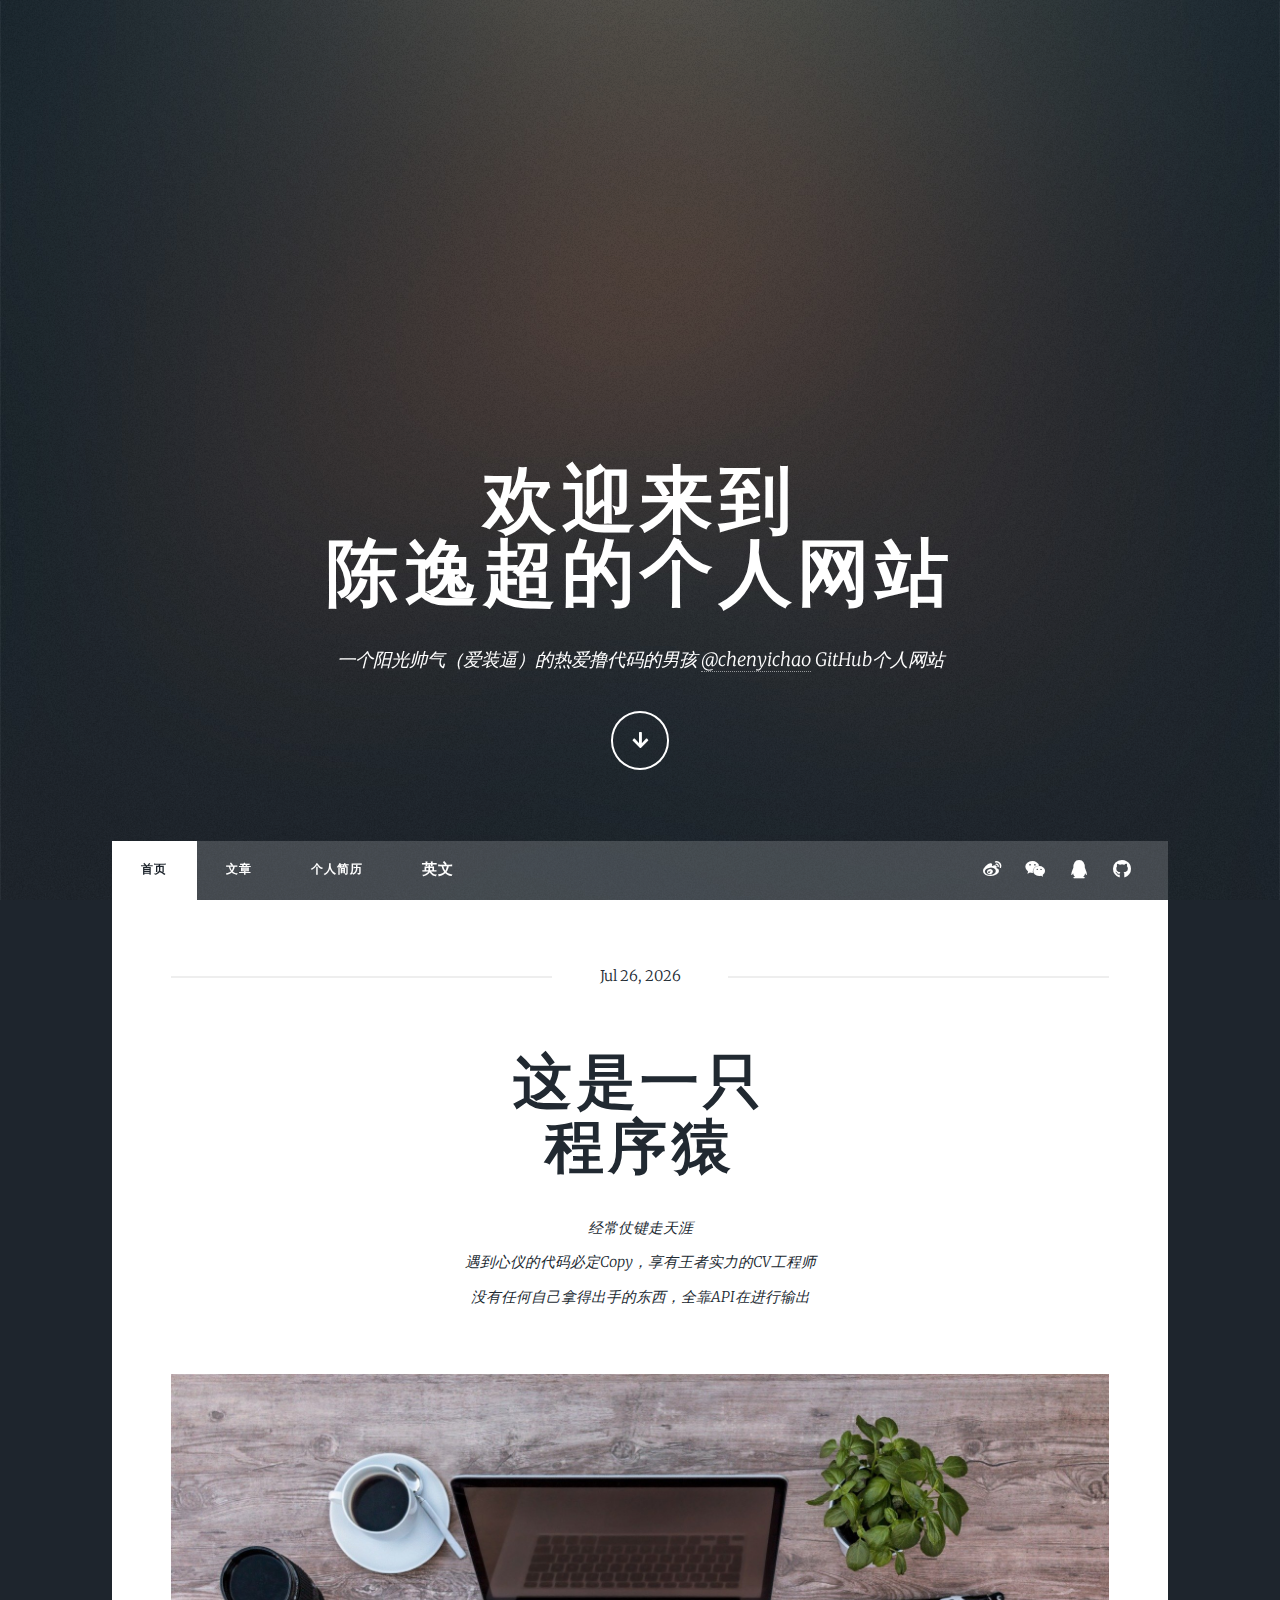
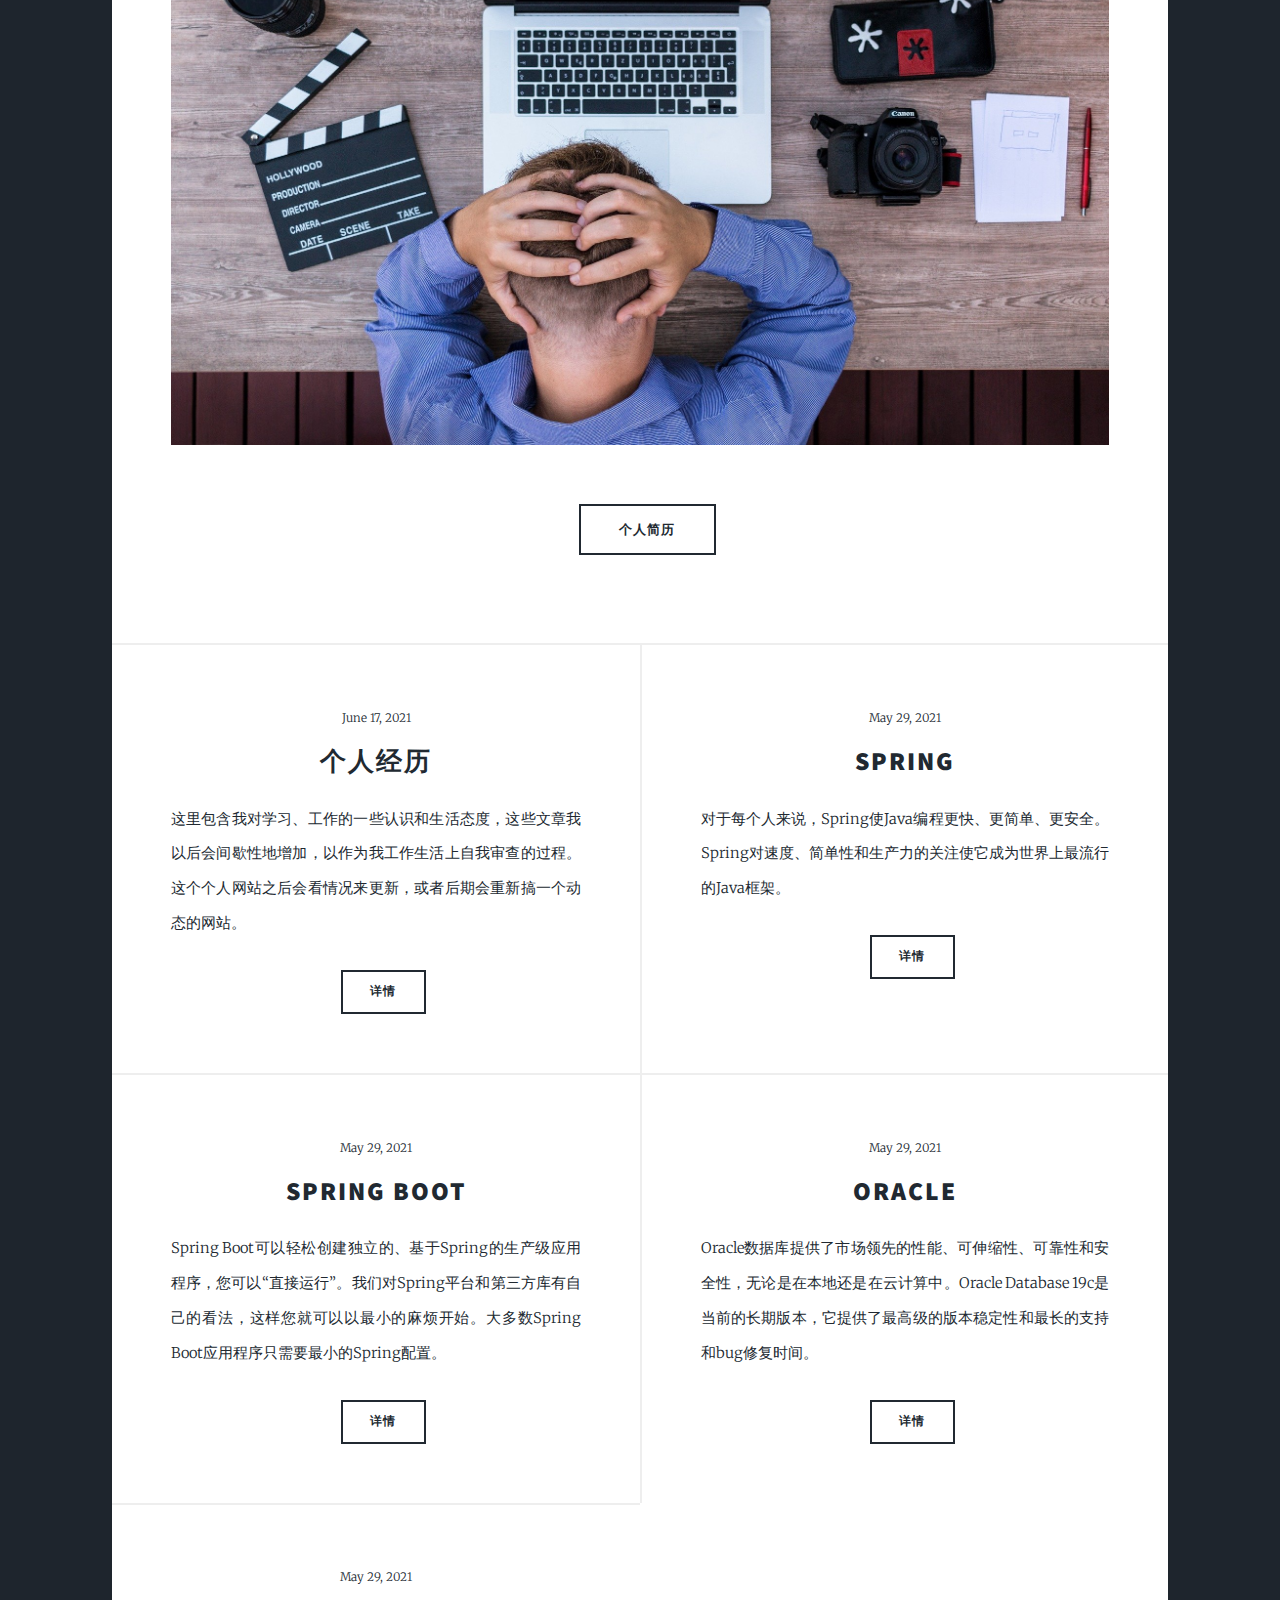
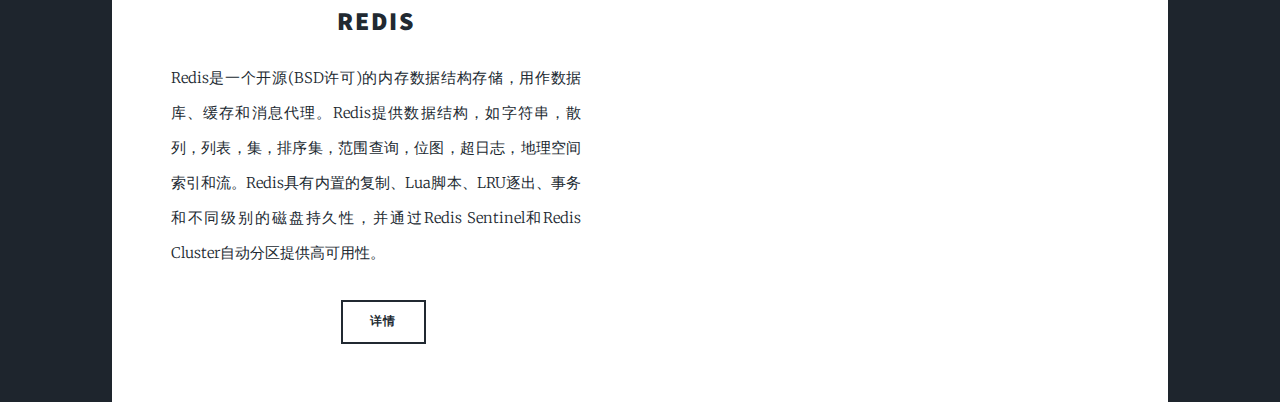
<file: index.html>
<!DOCTYPE HTML>
<!--
	Massively by HTML5 UP
	html5up.net | @ajlkn
	Free for personal and commercial use under the CCA 3.0 license (html5up.net/license)
-->
<html>
	<head>
		<title>陈逸超个人网站</title>
		<meta charset="utf-8" />
		<meta name="viewport" content="width=device-width, initial-scale=1, user-scalable=no" />
		<link rel="stylesheet" href="assets/css/main.css" />
		<noscript><link rel="stylesheet" href="assets/css/noscript.css" /></noscript>
	</head>
	<body class="is-preload">

		<!-- Wrapper -->
			<div id="wrapper" class="fade-in">

				<!-- Intro -->
					<div id="intro">
						<h1 class="english">WelCome to<br />Chao's website</h1>
						<h1 class="chinese">欢迎来到<br />陈逸超的个人网站</h1>
						<p class="english">A sunny, confident boy who love coding and programming <a href="https://chenyiichao.github.io/">@chenyichao</a> for  my own github website </a><br /></p>
						<p class="chinese">一个阳光帅气（爱装逼）的热爱撸代码的男孩 <a href="https://chenyiichao.github.io/">@chenyichao</a> GitHub个人网站 </a><br /></p>
						<ul class="actions">
							<li><a href="#header" class="button icon solid solo fa-arrow-down scrolly">Continue</a></li>
						</ul>
					</div>

				<!-- Header -->
					<header id="header">
						<a href="index.html" class="logo english">HOME PAGE</a>
						<a href="index.html" class="logo chinese">首页</a>
					</header>

				<!-- Nav -->
					<nav id="nav">
						<ul class="links">
							<li class="active english"><a href="index.html">HOME PAGE</a></li>
							<li class="active chinese"><a href="index.html">首页</a></li>
							<li class="english"><a href="article.html">article</a></li>
							<li class="chinese"><a href="article.html">文章</a></li>
							<li class="english"><a href="aboutme.html">About ME</a></li>
							<li class="chinese"><a href="aboutme.html">个人简历</a></li>
							<li class="language english" type="english" title="如果看到有中英文没有翻译的，那就是我懒得翻译了"> Chinese </li>
							<li class="language chinese" type="chinese" title="如果看到有中英文没有翻译的，那就是我懒得翻译了"> 英文 </li>
						</ul>
						<ul class="icons">
							<li title="别点了，微博几乎不用，来凑数的"><a href="#" class="icon brands fa-weibo"><span class="label" >weibo</span></a></li>
							<li><a href="qrcode.html?type=weixin" class="icon brands fa-weixin" target="_blank"><span class="label">weixin</span></a></li>
							<li><a href="qrcode.html?type=qq" class="icon brands fa-qq" target="_blank"><span class="label">qq</span></a></li>
							<li><a href="https://github.com/chenyiichao/chenyiichao.github.io" class="icon brands fa-github"><span class="label">Github</span></a></li>
						</ul>
					</nav>

				<!-- Main -->
					<div id="main">

						<!-- Featured Post -->
							<article class="post featured">
								<header class="major">
									<!-- <span class="date">April 25, 2017</span> -->
									<span class="date" id="now"></span>
									<h2 class="chinese"><a href="#">这是一只<br />程序猿</a></h2>
									<h2 class="english"><a href="#">this is a <br />Programmer</a></h2>
									<p class="chinese">经常仗键走天涯<br />
									遇到心仪的代码必定Copy，享有王者实力的CV工程师<br />
									没有任何自己拿得出手的东西，全靠API在进行输出</p>
									<p class="english">who always keeps his keyboard and is a king power CV’s programmer. <br />
										he has nothing to show ,but will COPY the code which is great and elegant ,and just programming by API. </p>
								</header>
								<a href="#" class="image main"><img src="images/programmer.jpg" alt="" /></a>
								<ul class="actions special">
									<li class="english"><a href="aboutme.html" class="button large">My Resume</a></li>
									<li class="chinese"><a href="aboutme.html" class="button large">个人简历</a></li>
								</ul>
							</article>

						<!-- Posts -->
							<section class="posts">
								<article>
									<header>
										<span class="date">June 17, 2021</span>
										<h2><a href="article.html">个人经历</a></h2>
									</header>
									<!-- <a href="#" class="image fit"><img src="images/pic02.jpg" alt="" /></a> -->
									<p class="chinese">这里包含我对学习、工作的一些认识和生活态度，这些文章我以后会间歇性地增加，以作为我工作生活上自我审查的过程。这个个人网站之后会看情况来更新，或者后期会重新搞一个动态的网站。</p>
									<p class="english"></p>
									<ul class="actions special">
										<li class="english"><a href="article.html" class="button">Details</a></li>
										<li class="chinese"><a href="article.html" class="button">详情</a></li>
									</ul>
								</article>
								<article>
									<header>
										<span class="date">May 29, 2021</span>
										<h2><a href="article.html">Spring</a></h2>
									</header>
									<!-- <a href="#" class="image fit"><img src="images/pic02.jpg" alt="" /></a> -->
									<p class="english">Spring makes programming Java quicker, easier, and safer for everybody. Spring’s focus on speed, simplicity, and productivity has made it the world's most popular Java framework.</p>
									<p class="chinese">对于每个人来说，Spring使Java编程更快、更简单、更安全。Spring对速度、简单性和生产力的关注使它成为世界上最流行的Java框架。</p>
									<ul class="actions special">
										<li class="english"><a href="https://spring.io/" class="button">Details</a></li>
										<li class="chinese"><a href="https://spring.io/" class="button">详情</a></li>
									</ul>
								</article>
								<article>
									<header>
										<span class="date">May 29, 2021</span>
										<h2><a href="#">Spring boot<br /></a></h2>
									</header>
									<!-- <a href="#" class="image fit"><img src="images/pic03.jpg" alt="" /></a> -->
									<p class="english">
										Spring Boot makes it easy to create stand-alone, production-grade Spring based Applications that you can "just run".
										We take an opinionated view of the Spring platform and third-party libraries so you can get started with minimum fuss. Most Spring Boot applications need minimal Spring configuration.
									</p>
									<p class="chinese">
										Spring Boot可以轻松创建独立的、基于Spring的生产级应用程序，您可以“直接运行”。我们对Spring平台和第三方库有自己的看法，这样您就可以以最小的麻烦开始。大多数Spring Boot应用程序只需要最小的Spring配置。
									</p>
									<ul class="actions special">
										<li class="english"><a href="https://spring.io/projects/spring-boot" class="button">Details</a></li>
										<li class="chinese"><a href="https://spring.io/projects/spring-boot" class="button">详情</a></li>
									</ul>
								</article>
								<article>
									<header>
										<span class="date">May 29, 2021</span>
										<h2><a href="#">Oracle<br /></a></h2>
									</header>
									<!-- <a href="#" class="image fit"><img src="images/pic04.jpg" alt="" /></a> -->
									<p class="english">Oracle Database offers market-leading performance, scalability, reliability, and security, both on-premises and in the cloud. Oracle Database 19c is the current long term release, and it provides the highest level of release stability and longest time-frame for support and bug fixes. </p>
									<p class="chinese">Oracle数据库提供了市场领先的性能、可伸缩性、可靠性和安全性，无论是在本地还是在云计算中。Oracle Database 19c是当前的长期版本，它提供了最高级的版本稳定性和最长的支持和bug修复时间。</p>
									<ul class="actions special">
										<li class="english"><a href="https://www.oracle.com/index.html" class="button">Details</a></li>
										<li class="chinese"><a href="https://www.oracle.com/index.html" class="button">详情</a></li>
									</ul>
								</article>
								<article>
									<header>
										<span class="date">May 29, 2021</span>
										<h2><a href="#">Redis  <br/></a></h2>
									</header>
									<!-- <a href="#" class="image fit"><img src="images/pic05.jpg" alt="" /></a> -->
									<p class="english">Redis is an open source (BSD licensed), in-memory data structure store, used as a database, cache, and message broker. Redis provides data structures such as strings, hashes, lists, sets, sorted sets with range queries, bitmaps, hyperloglogs, geospatial indexes, and streams. Redis has built-in replication, Lua scripting, LRU eviction, transactions, and different levels of on-disk persistence, and provides high availability via Redis Sentinel and automatic partitioning with Redis Cluster.</p>
									<p class="chinese">Redis是一个开源(BSD许可)的内存数据结构存储，用作数据库、缓存和消息代理。Redis提供数据结构，如字符串，散列，列表，集，排序集，范围查询，位图，超日志，地理空间索引和流。Redis具有内置的复制、Lua脚本、LRU逐出、事务和不同级别的磁盘持久性，并通过Redis Sentinel和Redis Cluster自动分区提供高可用性。</p>
									<ul class="actions special">
										<li class="english"><a href="https://redis.io/" class="button">Details</a></li>
										<li class="chinese"><a href="http://www.redis.cn/" class="button">详情</a></li>
									</ul>
								</article>
							</section>
					</div>
			</div>

		<!-- Scripts -->
			<script src="assets/js/jquery.min.js"></script>
			<script src="assets/js/jquery.scrollex.min.js"></script>
			<script src="assets/js/jquery.scrolly.min.js"></script>
			<script src="assets/js/browser.min.js"></script>
			<script src="assets/js/breakpoints.min.js"></script>
			<script src="assets/js/util.js"></script>
			<script src="assets/js/main.js"></script>

	</body>
</html>
</file>
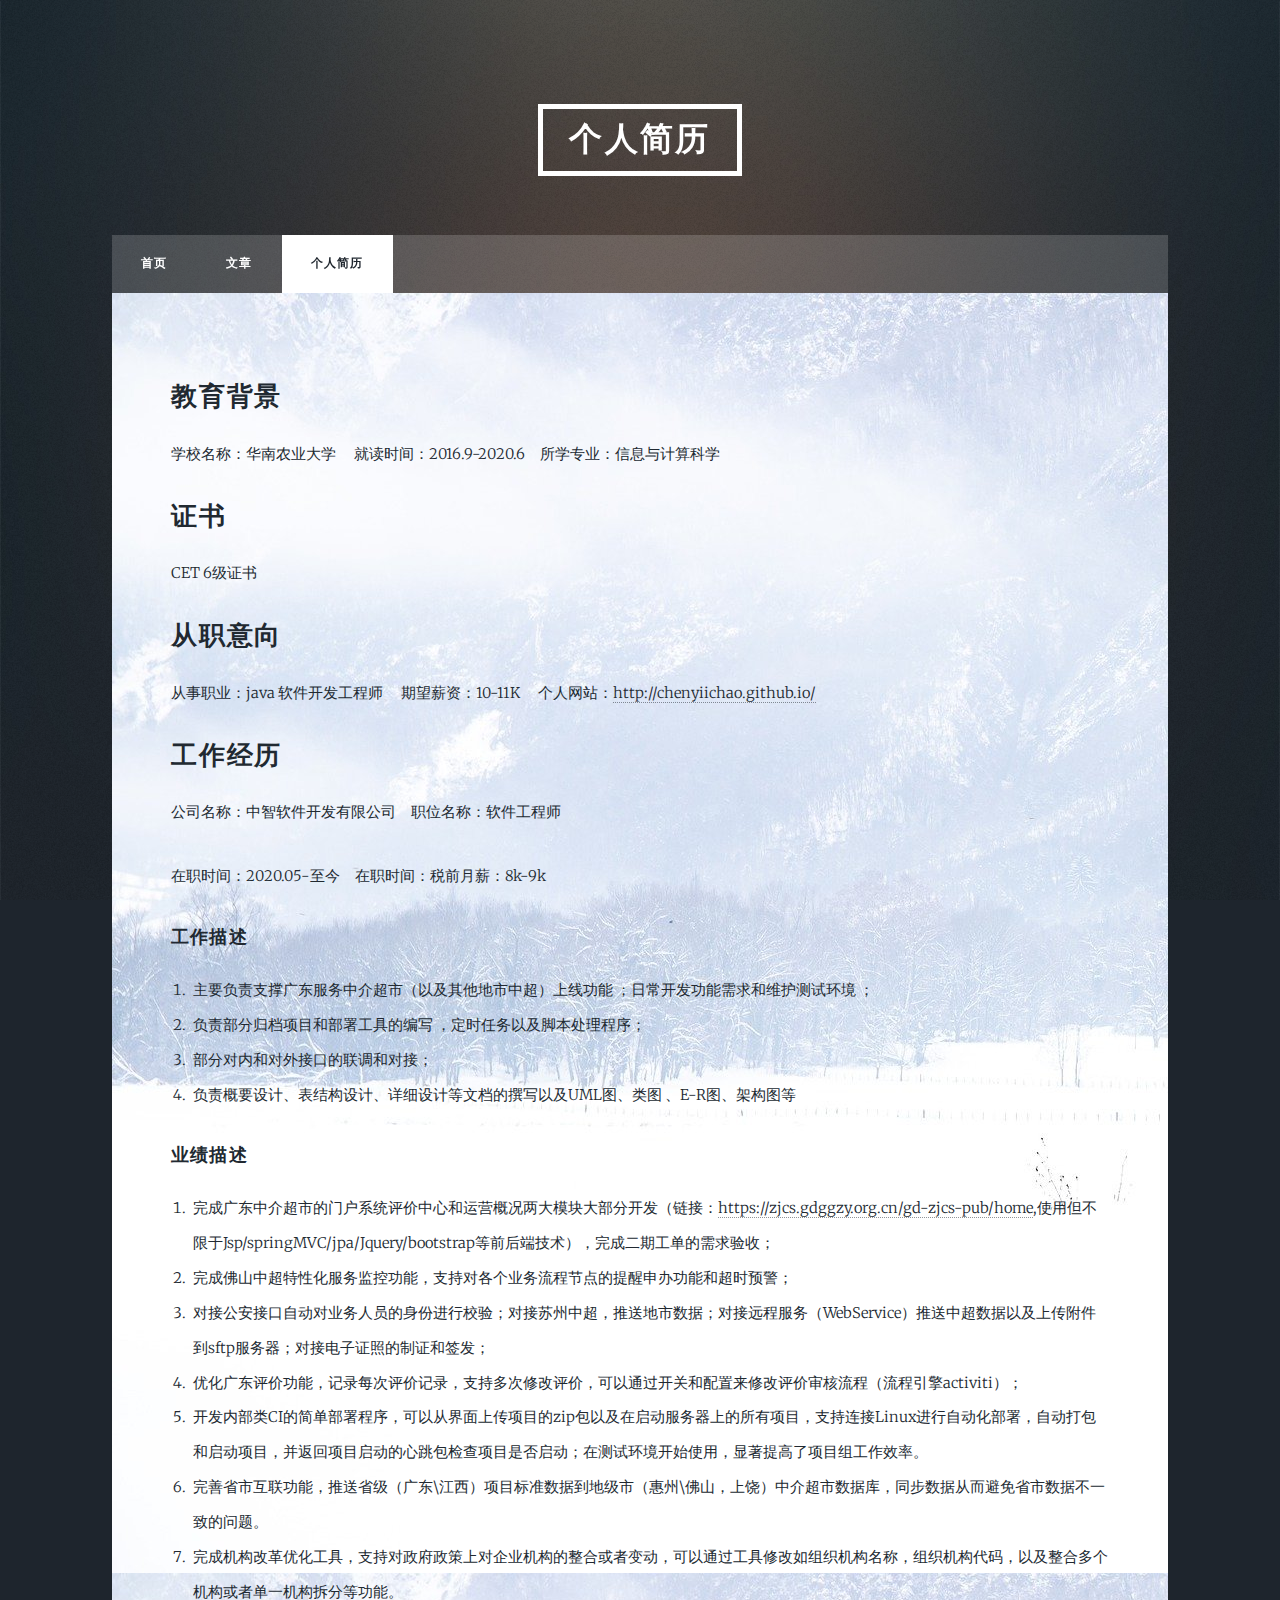
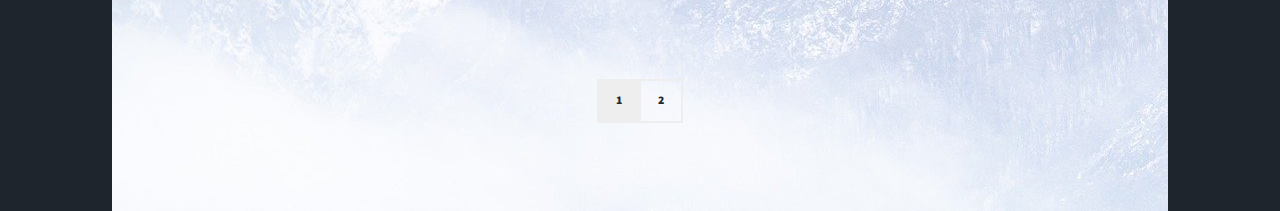
<file: aboutme.html>
<!DOCTYPE HTML>
<!--
	Massively by HTML5 UP
	html5up.net | @ajlkn
	Free for personal and commercial use under the CCA 3.0 license (html5up.net/license)
-->
<html>
	<head>
		<title>陈逸超个人网站</title>
		<meta charset="utf-8" />
		<meta name="viewport" content="width=device-width, initial-scale=1, user-scalable=no" />
		<link rel="stylesheet" href="assets/css/main.css" />
		<noscript><link rel="stylesheet" href="assets/css/noscript.css" /></noscript>
	</head>
	<body class="is-preload">
		<!-- Wrapper -->
			<div id="wrapper">
			<!-- Header -->
				<hearder id="header">
					<a href="aboutme.html" class="logo">个人简历 </a>
				</hearder>

				<nav id="nav">
					<ul class="links">
						<li><a href="index.html">首页</a></li>
						<li><a href="article.html">文章</a></li>
						<li class="active"><a href="aboutme.html">个人简历</a></li>
					</ul>
					<!-- <ul class="icons">
						<li><a href="" class="icon brands fa-weibo"><span class="label">weibo</span></a></li>
						<li><a href="" class="icon brands fa-weixin"><span class="label">weixin</span></a></li>
						<li><a href="" class="icon brands fa-qq"> <span class="label">QQ</span></a></li>
						<li><a href="" class="icon brands fa-github"><span class="label">github</span></a></li>
					</ul> -->
				</nav>
				<div id="main" class="aboutme" >
				<section class="post aboutme">
					<!-- <header class="major">
						<h1> 个人履历 </h1>
					</header> -->
					<h2>教育背景</h2>
					<p>学校名称：华南农业大学 &nbsp;&nbsp;&nbsp;&nbsp; 就读时间：2016.9-2020.6 &nbsp;&nbsp;&nbsp;&nbsp;所学专业：信息与计算科学</p>
					<h2>证书</h2>
					<p>CET 6级证书</p>
					<h2>从职意向</h2>
					<p>从事职业：java 软件开发工程师 &nbsp;&nbsp;&nbsp;&nbsp; 期望薪资：10-11K &nbsp;&nbsp;&nbsp;&nbsp; 个人网站：<a href="http://chenyiichao.github.io/">http://chenyiichao.github.io/</a></p>
					<h2>工作经历</h2>
					<p>公司名称：中智软件开发有限公司 &nbsp;&nbsp;&nbsp;&nbsp;职位名称：软件工程师 </p> 
					<p>在职时间：2020.05-至今 &nbsp;&nbsp;&nbsp;&nbsp;在职时间：税前月薪：8k-9k </p>
					<div class="row">
						<div class="col-12">
							<h3>工作描述</h3>
							<ol>
								<li>主要负责支撑广东服务中介超市（以及其他地市中超）上线功能 ；日常开发功能需求和维护测试环境 ；</li>
								<li>负责部分归档项目和部署工具的编写 ，定时任务以及脚本处理程序；</li>
								<li>部分对内和对外接口的联调和对接；</li>
								<li>负责概要设计、表结构设计、详细设计等文档的撰写以及UML图、类图 、E-R图、架构图等</li>
							</ol>
							
						</div>
						<div class="col-12">
							<h3>业绩描述</h3>
							<ol>
								<li>完成广东中介超市的门户系统评价中心和运营概况两大模块大部分开发（链接：<a href="https://zjcs.gdggzy.org.cn/gd-zjcs-pub/home">https://zjcs.gdggzy.org.cn/gd-zjcs-pub/home</a>,使用但不限于Jsp/springMVC/jpa/Jquery/bootstrap等前后端技术），完成二期工单的需求验收；</li>
								<li>完成佛山中超特性化服务监控功能，支持对各个业务流程节点的提醒申办功能和超时预警；</li>
								<li>对接公安接口自动对业务人员的身份进行校验；对接苏州中超，推送地市数据；对接远程服务（WebService）推送中超数据以及上传附件到sftp服务器；对接电子证照的制证和签发；</li>
								<li>优化广东评价功能，记录每次评价记录，支持多次修改评价，可以通过开关和配置来修改评价审核流程（流程引擎activiti）；</li>
								<li>开发内部类CI的简单部署程序，可以从界面上传项目的zip包以及在启动服务器上的所有项目，支持连接Linux进行自动化部署，自动打包和启动项目，并返回项目启动的心跳包检查项目是否启动；在测试环境开始使用，显著提高了项目组工作效率。</li>
								<li>完善省市互联功能，推送省级（广东\江西）项目标准数据到地级市（惠州\佛山，上饶）中介超市数据库，同步数据从而避免省市数据不一致的问题。</li>
								<li>完成机构改革优化工具，支持对政府政策上对企业机构的整合或者变动，可以通过工具修改如组织机构名称，组织机构代码，以及整合多个机构或者单一机构拆分等功能。</li>
							</ol>
						</div>
					</div>
					
					<!-- Footer -->
					<div style="text-align: center;padding-top: 40px;">
						<div class="pagination" >
							<a href="aboutme.html" class="page active">1</a>
							<a href="aboutme02.html" class="page">2</a>
							<!-- <a href="aboutme03.html" class="page">3</a> -->
						</div> 
					</div>
				</section>
				</div>
			</div>

		<!-- Scripts -->
			<script src="assets/js/jquery.min.js"></script>
			<script src="assets/js/jquery.scrollex.min.js"></script>
			<script src="assets/js/jquery.scrolly.min.js"></script>
			<script src="assets/js/browser.min.js"></script>
			<script src="assets/js/breakpoints.min.js"></script>
			<script src="assets/js/util.js"></script>
			<script src="assets/js/main.js"></script>
		
	</body>
</html>
</file>
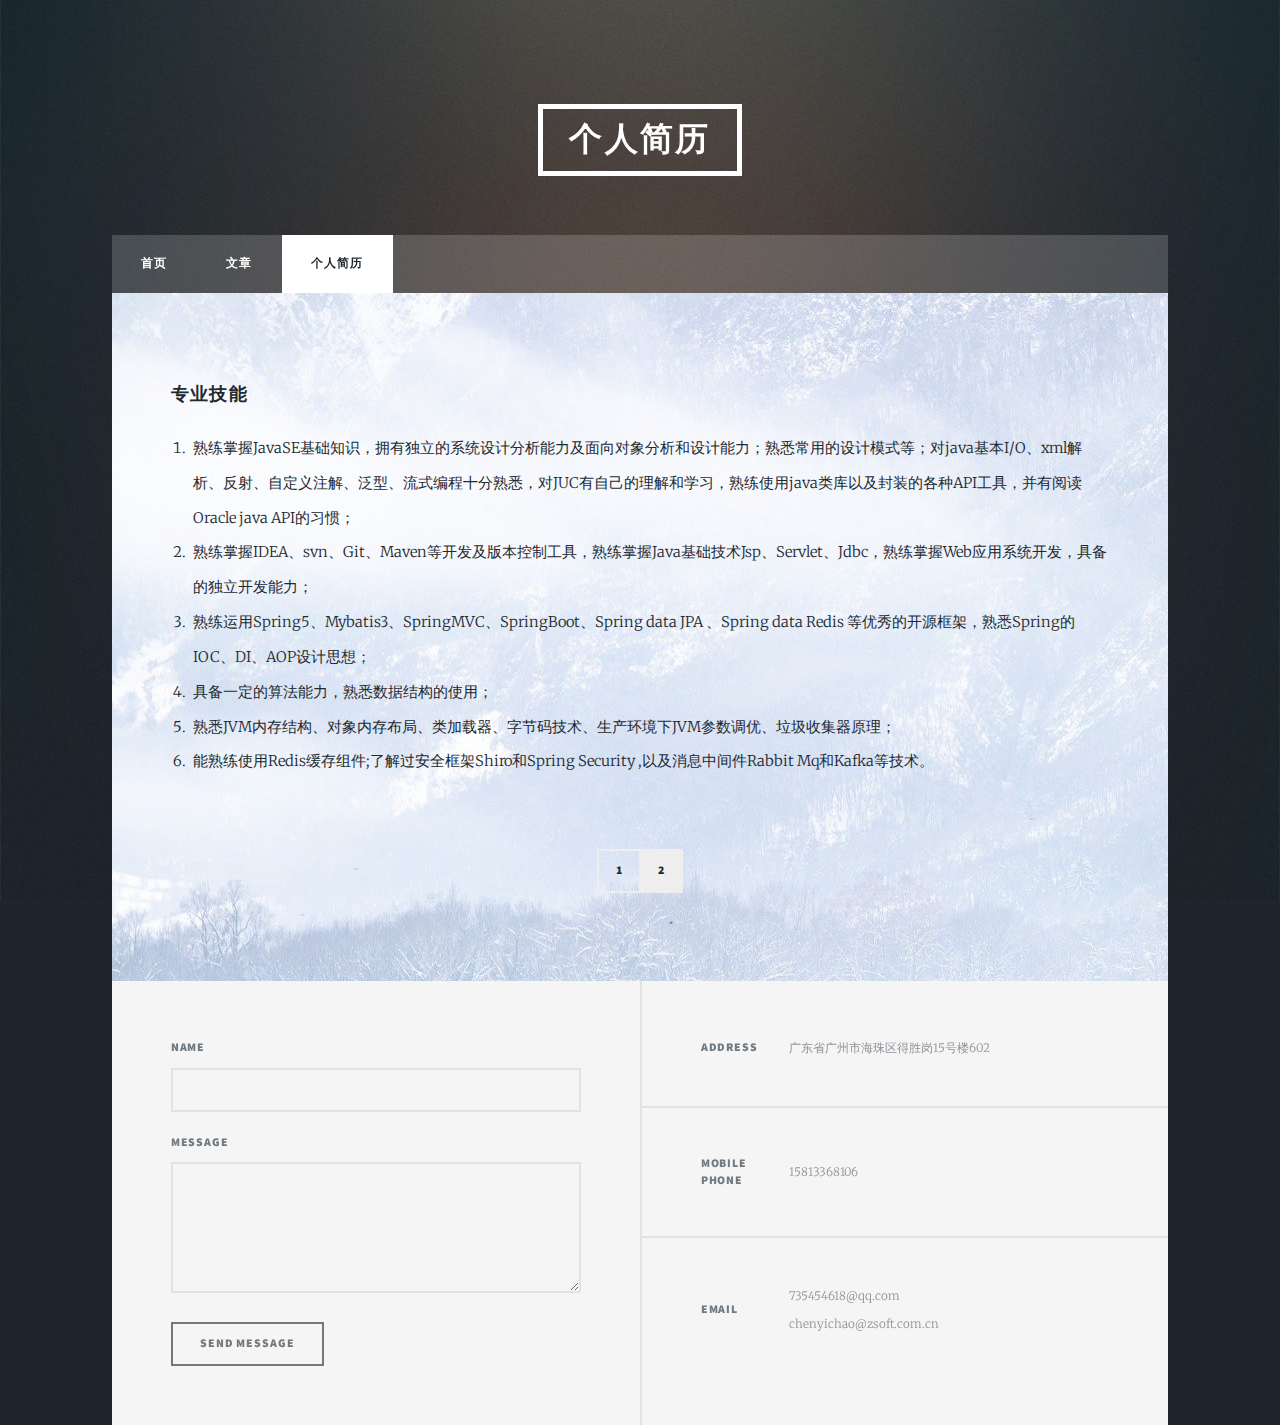
<file: aboutme02.html>
<!DOCTYPE HTML>
<!--
	Massively by HTML5 UP
	html5up.net | @ajlkn
	Free for personal and commercial use under the CCA 3.0 license (html5up.net/license)
-->
<html>
	<head>
		<title>陈逸超个人网站</title>
		<meta charset="utf-8" />
		<meta name="viewport" content="width=device-width, initial-scale=1, user-scalable=no" />
		<link rel="stylesheet" href="assets/css/main.css" />
		<noscript><link rel="stylesheet" href="assets/css/noscript.css" /></noscript>
	</head>
	<body class="is-preload">
		<!-- Wrapper -->
			<div id="wrapper">
			<!-- Header -->
				<hearder id="header">
					<a href="aboutme.html" class="logo">个人简历 </a>
				</hearder>

				<nav id="nav">
					<ul class="links">
						<li><a href="index.html">首页</a></li>
						<li><a href="article.html">文章</a></li>
						<li class="active"><a href="aboutme.html">个人简历</a></li>
					</ul>
					<!-- <ul class="icons">
						<li><a href="" class="icon brands fa-weibo"><span class="label">weibo</span></a></li>
						<li><a href="" class="icon brands fa-weixin"><span class="label">weixin</span></a></li>
						<li><a href="" class="icon brands fa-qq"> <span class="label">QQ</span></a></li>
						<li><a href="" class="icon brands fa-github"><span class="label">github</span></a></li>
					</ul> -->
				</nav>
				<div id="main" class="aboutme" >
				<section class="post aboutme">
					<div class="row">
						<div class="col-12">
							<h3>专业技能</h3>
							<ol>
								<li>熟练掌握JavaSE基础知识，拥有独立的系统设计分析能力及面向对象分析和设计能力；熟悉常用的设计模式等；对java基本I/O、xml解析、反射、自定义注解、泛型、流式编程十分熟悉，对JUC有自己的理解和学习，熟练使用java类库以及封装的各种API工具，并有阅读Oracle java API的习惯；</li>
								<li>熟练掌握IDEA、svn、Git、Maven等开发及版本控制工具，熟练掌握Java基础技术Jsp、Servlet、Jdbc，熟练掌握Web应用系统开发，具备的独立开发能力；</li>
								<li>熟练运用Spring5、Mybatis3、SpringMVC、SpringBoot、Spring data JPA 、Spring data Redis 等优秀的开源框架，熟悉Spring的IOC、DI、AOP设计思想；</li>
								<li>具备一定的算法能力，熟悉数据结构的使用；</li>
								<li>熟悉JVM内存结构、对象内存布局、类加载器、字节码技术、生产环境下JVM参数调优、垃圾收集器原理；</li>
								<li>能熟练使用Redis缓存组件;了解过安全框架Shiro和Spring Security ,以及消息中间件Rabbit Mq和Kafka等技术。</li>
							</ol>
						</div>
					</div>
					
					<!-- Footer -->
					<div style="text-align: center;padding-top: 40px;">
						<div class="pagination" >
							<a href="aboutme.html" class="page">1</a>
							<a href="aboutme02.html" class="page active">2</a>
							<!-- <a href="aboutme03.html" class="page">3</a> -->
						</div> 
					</div>
				</section>
				</div>
			</div>

			<!-- Footer -->
			<footer id="footer">
				<section>
					<form method="post" action="#">
						<div class="fields">
							<div class="field">
								<label for="name">Name</label>
								<input type="text" name="name" id="name" />
							</div>
							<!-- <div class="field">
								<label for="email">Email</label>
								<input type="text" name="email" id="email" />
							</div> -->
							<div class="field">
								<label for="message">Message</label>
								<textarea name="message" id="message" rows="3"></textarea>
							</div>
						</div>
						<ul class="actions">
							<li><input type="button" value="Send Message"  id="sendMessage"/></li>
						</ul>
					</form>
				</section>
				<section class="split contact">
					<section class="alt">
						<h3>Address</h3>
						<p>广东省广州市海珠区得胜岗15号楼602</p>
					</section>
					<section>
						<h3>mobile phone</h3>
						<p>15813368106</p>
					</section>
					<section>
						<h3>Email</h3>
						<p>735454618@qq.com <br/> chenyichao@zsoft.com.cn</p>
					</section>
				</section>
			</footer>

		<!-- Scripts -->
			<script src="assets/js/jquery.min.js"></script>
			<script src="assets/js/jquery.scrollex.min.js"></script>
			<script src="assets/js/jquery.scrolly.min.js"></script>
			<script src="assets/js/browser.min.js"></script>
			<script src="assets/js/breakpoints.min.js"></script>
			<script src="assets/js/util.js"></script>
			<script src="assets/js/main.js"></script>
		
	</body>
</html>
</file>
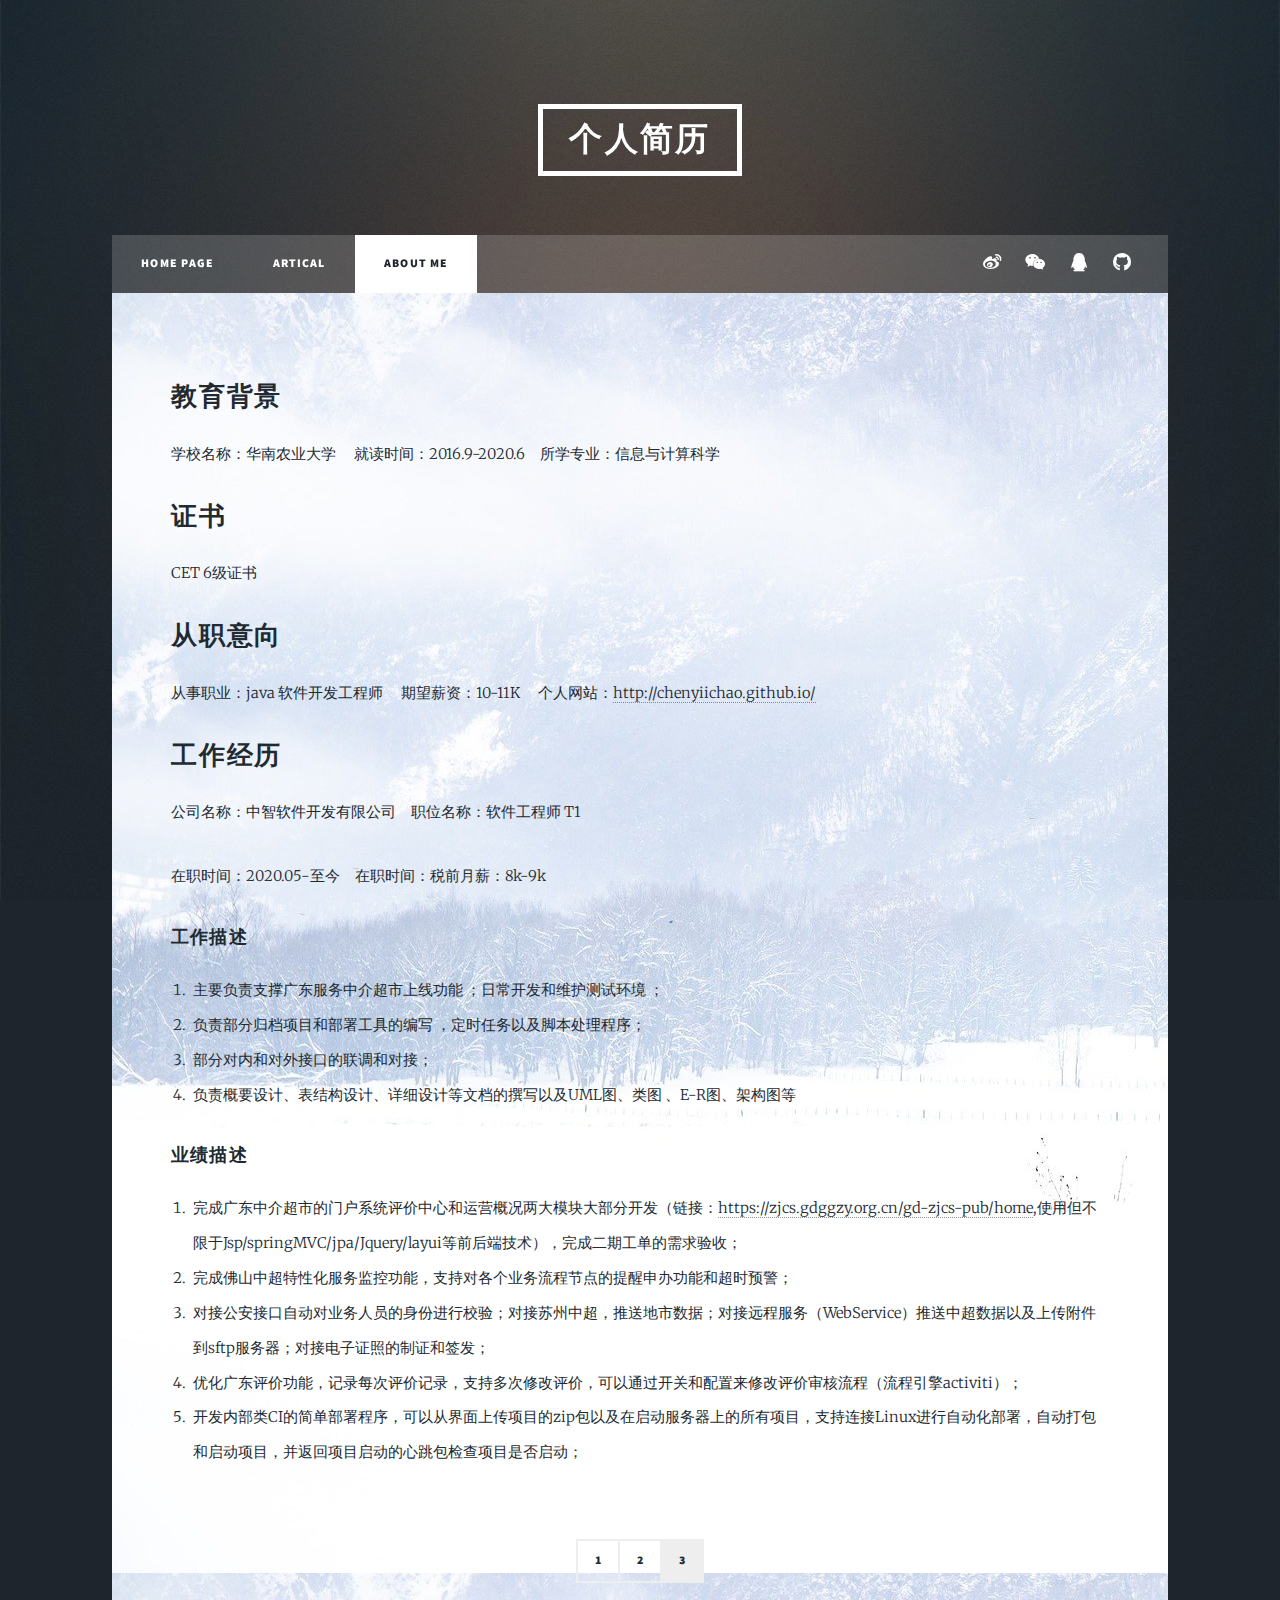
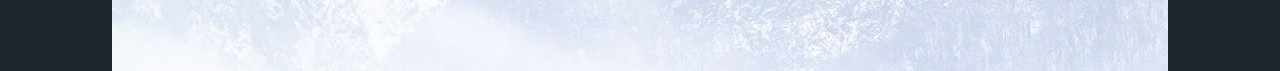
<file: aboutme03.html>
<!DOCTYPE HTML>
<!--
	Massively by HTML5 UP
	html5up.net | @ajlkn
	Free for personal and commercial use under the CCA 3.0 license (html5up.net/license)
-->
<html>
	<head>
		<title>陈逸超个人网站</title>
		<meta charset="utf-8" />
		<meta name="viewport" content="width=device-width, initial-scale=1, user-scalable=no" />
		<link rel="stylesheet" href="assets/css/main.css" />
		<noscript><link rel="stylesheet" href="assets/css/noscript.css" /></noscript>
	</head>
	<body class="is-preload">
		<!-- Wrapper -->
			<div id="wrapper">
			<!-- Header -->
				<hearder id="header">
					<a href="aboutme.html" class="logo">个人简历 </a>
				</hearder>

				<nav id="nav">
					<ul class="links">
						<li><a href="index.html">HOME PAGE</a></li>
						<li><a href="article.html">ARtical</a></li>
						<li class="active"><a href="aboutme.html">About ME</a></li>
					</ul>
					<ul class="icons">
						<li><a href="" class="icon brands fa-weibo"><span class="label">weibo</span></a></li>
						<li><a href="" class="icon brands fa-weixin"><span class="label">weixin</span></a></li>
						<li><a href="" class="icon brands fa-qq"> <span class="label">QQ</span></a></li>
						<li><a href="" class="icon brands fa-github"><span class="label">github</span></a></li>
					</ul>
				</nav>
				<div id="main" class="aboutme" >
				<section class="post aboutme">
					<h2>教育背景</h2>
					<p>学校名称：华南农业大学 &nbsp;&nbsp;&nbsp;&nbsp; 就读时间：2016.9-2020.6 &nbsp;&nbsp;&nbsp;&nbsp;所学专业：信息与计算科学</p>
					<h2>证书</h2>
					<p>CET 6级证书</p>
					<h2>从职意向</h2>
					<p>从事职业：java 软件开发工程师 &nbsp;&nbsp;&nbsp;&nbsp; 期望薪资：10-11K &nbsp;&nbsp;&nbsp;&nbsp; 个人网站：<a href="http://chenyiichao.github.io/">http://chenyiichao.github.io/</a></p>
					<h2>工作经历</h2>
					<p>公司名称：中智软件开发有限公司 &nbsp;&nbsp;&nbsp;&nbsp;职位名称：软件工程师 T1  </p> 
					<p>在职时间：2020.05-至今 &nbsp;&nbsp;&nbsp;&nbsp;在职时间：税前月薪：8k-9k </p>
					<div class="row">
						<div class="col-12">
							<h3>工作描述</h3>
							<ol>
								<li>主要负责支撑广东服务中介超市上线功能 ；日常开发和维护测试环境 ；</li>
								<li>负责部分归档项目和部署工具的编写 ，定时任务以及脚本处理程序；</li>
								<li>部分对内和对外接口的联调和对接；</li>
								<li>负责概要设计、表结构设计、详细设计等文档的撰写以及UML图、类图 、E-R图、架构图等</li>
							</ol>
							
						</div>
						<div class="col-12">
							<h3>业绩描述</h3>
							<ol>
								<li>完成广东中介超市的门户系统评价中心和运营概况两大模块大部分开发（链接：<a href="https://zjcs.gdggzy.org.cn/gd-zjcs-pub/home">https://zjcs.gdggzy.org.cn/gd-zjcs-pub/home</a>,使用但不限于Jsp/springMVC/jpa/Jquery/layui等前后端技术），完成二期工单的需求验收；</li>
								<li>完成佛山中超特性化服务监控功能，支持对各个业务流程节点的提醒申办功能和超时预警；</li>
								<li>对接公安接口自动对业务人员的身份进行校验；对接苏州中超，推送地市数据；对接远程服务（WebService）推送中超数据以及上传附件到sftp服务器；对接电子证照的制证和签发；</li>
								<li>优化广东评价功能，记录每次评价记录，支持多次修改评价，可以通过开关和配置来修改评价审核流程（流程引擎activiti）；</li>
								<li>开发内部类CI的简单部署程序，可以从界面上传项目的zip包以及在启动服务器上的所有项目，支持连接Linux进行自动化部署，自动打包和启动项目，并返回项目启动的心跳包检查项目是否启动；</li>
							</ol>
						</div>
					</div>
					
					<!-- Footer -->
					<div style="text-align: center;padding-top: 40px;">
						<div class="pagination" >
							<a href="aboutme.html" class="page">1</a>
							<a href="aboutme02.html" class="page">2</a>
							<a href="aboutme03.html" class="page active">3</a>
						</div> 
					</div>
				</section>
				</div>
			</div>


		<!-- Scripts -->
			<script src="assets/js/jquery.min.js"></script>
			<script src="assets/js/jquery.scrollex.min.js"></script>
			<script src="assets/js/jquery.scrolly.min.js"></script>
			<script src="assets/js/browser.min.js"></script>
			<script src="assets/js/breakpoints.min.js"></script>
			<script src="assets/js/util.js"></script>
			<script src="assets/js/main.js"></script>
		
	</body>
</html>
</file>
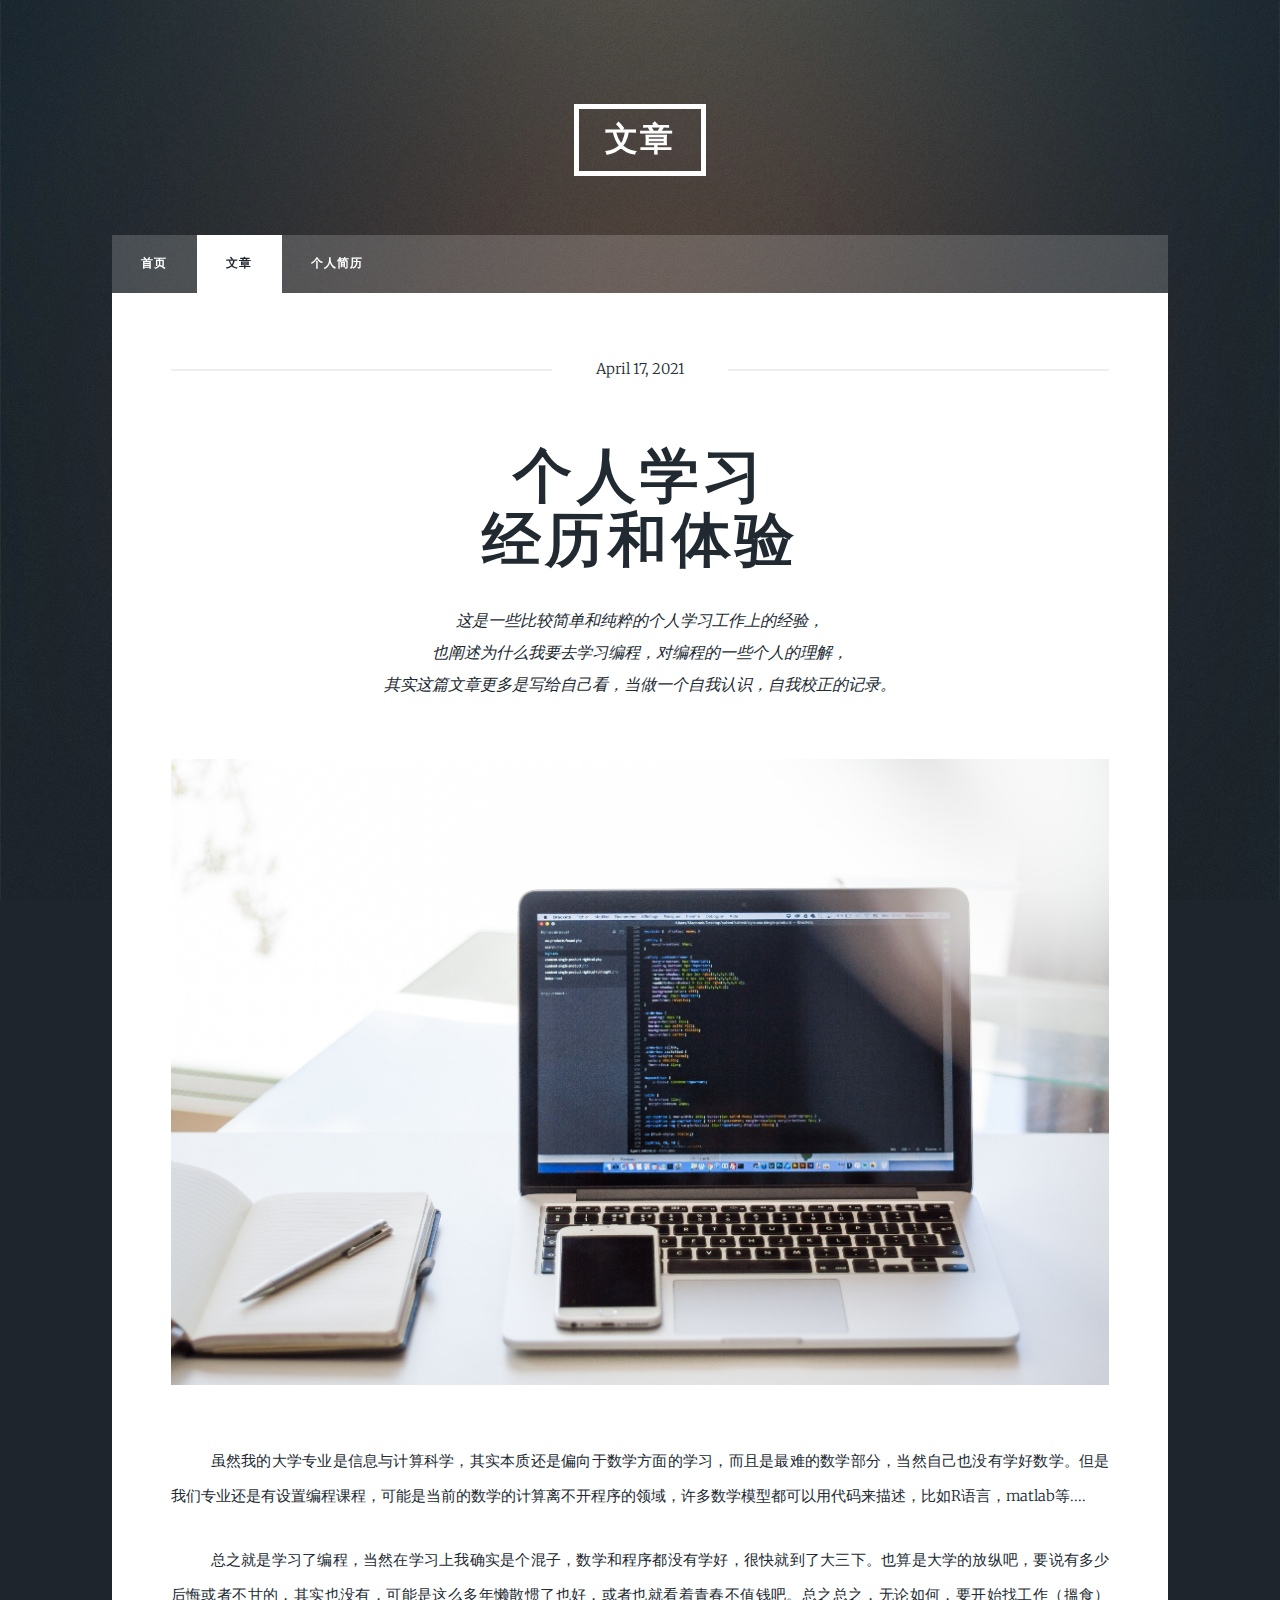
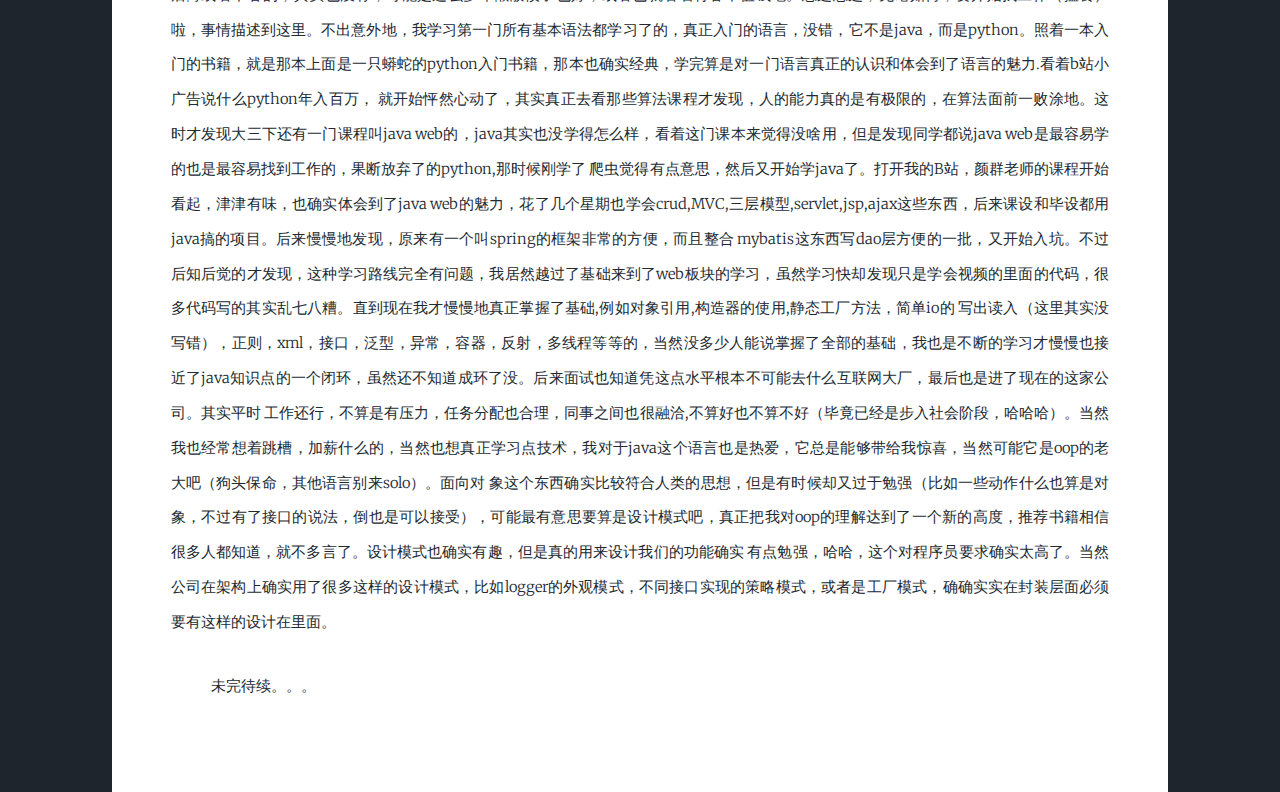
<file: article.html>
<!DOCTYPE HTML>
<!--
	Massively by HTML5 UP
	html5up.net | @ajlkn
	Free for personal and commercial use under the CCA 3.0 license (html5up.net/license)
-->
<html>
	<head>
		<title>陈逸超个人网站</title>
		<meta charset="utf-8" />
		<meta name="viewport" content="width=device-width, initial-scale=1, user-scalable=no" />
		<link rel="stylesheet" href="assets/css/main.css" />
		<noscript><link rel="stylesheet" href="assets/css/noscript.css" /></noscript>
	</head>
	<body class="is-preload">

		<!-- Wrapper -->
			<div id="wrapper">

				<!-- Header -->
					<header id="header">
						<a href="article.html" class="logo english">article</a>
						<a href="article.html" class="logo chinese">文章</a>
					</header>

				<!-- Nav -->
					<nav id="nav">
						<ul class="links">
							<li class="english"><a href="index.html">HOME PAGE</a></li>
							<li class="chinese"><a href="index.html">首页</a></li>
							<li class="active english"><a href="article.html">article</a></li>
							<li class="active chinese"><a href="article.html">文章</a></li>
							<li class="english"><a href="aboutme.html">About ME</a></li>
							<li class="chinese"><a href="aboutme.html">个人简历</a></li>
						</ul>
						<!-- <ul class="icons">
							<li><a href="#" class="icon brands fa-weibo"><span class="label">weibo</span></a></li>
							<li><a href="qrcode.html" class="icon brands fa-weixin wenxin-qr-code" target="_blank"><span class="label">weixin</span></a></li>
							<li><a href="#" class="icon brands fa-qq"><span class="label">qq</span></a></li>
							<li><a href="https://github.com/chenyiichao/chenyiichao.github.io" class="icon brands fa-github"><span class="label">Github</span></a></li>
						</ul> -->
					</nav>

				<!-- Main -->
					<div id="main">

						<!-- Post -->
							<section class="post">
								<header class="major">
									<span class="date">April 17, 2021</span>
									<h1>  个人学习<br />
										经历和体验</h1>
									<p>这是一些比较简单和纯粹的个人学习工作上的经验，<br />
									也阐述为什么我要去学习编程，对编程的一些个人的理解，<br />
									其实这篇文章更多是写给自己看，当做一个自我认识，自我校正的记录。</p>
								</header>
								<div class="image main"><img src="images/code02.jpg" alt="" /></div>
								<p style="text-indent:40px;"> 虽然我的大学专业是信息与计算科学，其实本质还是偏向于数学方面的学习，而且是最难的数学部分，当然自己也没有学好数学。但是我们专业还是有设置编程课程，可能是当前的数学的计算离不开程序的领域，许多数学模型都可以用代码来描述，比如R语言，matlab等....</p>
								<p style="text-indent:40px;"> 总之就是学习了编程，当然在学习上我确实是个混子，数学和程序都没有学好，很快就到了大三下。也算是大学的放纵吧，要说有多少后悔或者不甘的，其实也没有，可能是这么多年懒散惯了也好，或者也就看着青春不值钱吧。总之总之，无论如何，要开始找工作（搵食）
								啦，事情描述到这里。不出意外地，我学习第一门所有基本语法都学习了的，真正入门的语言，没错，它不是java，而是python。照着一本入门的书籍，就是那本上面是一只蟒蛇的python入门书籍，那本也确实经典，学完算是对一门语言真正的认识和体会到了语言的魅力.看着b站小广告说什么python年入百万，
								就开始怦然心动了，其实真正去看那些算法课程才发现，人的能力真的是有极限的，在算法面前一败涂地。这时才发现大三下还有一门课程叫java web的，java其实也没学得怎么样，看着这门课本来觉得没啥用，但是发现同学都说java web是最容易学的也是最容易找到工作的，果断放弃了的python,那时候刚学了
								爬虫觉得有点意思，然后又开始学java了。打开我的B站，颜群老师的课程开始看起，津津有味，也确实体会到了java web的魅力，花了几个星期也学会crud,MVC,三层模型,servlet,jsp,ajax这些东西，后来课设和毕设都用java搞的项目。后来慢慢地发现，原来有一个叫spring的框架非常的方便，而且整合
								mybatis这东西写dao层方便的一批，又开始入坑。不过后知后觉的才发现，这种学习路线完全有问题，我居然越过了基础来到了web板块的学习，虽然学习快却发现只是学会视频的里面的代码，很多代码写的其实乱七八糟。直到现在我才慢慢地真正掌握了基础,例如对象引用,构造器的使用,静态工厂方法，简单io的
								写出读入（这里其实没写错），正则，xml，接口，泛型，异常，容器，反射，多线程等等的，当然没多少人能说掌握了全部的基础，我也是不断的学习才慢慢也接近了java知识点的一个闭环，虽然还不知道成环了没。后来面试也知道凭这点水平根本不可能去什么互联网大厂，最后也是进了现在的这家公司。其实平时
								工作还行，不算是有压力，任务分配也合理，同事之间也很融洽,不算好也不算不好（毕竟已经是步入社会阶段，哈哈哈）。当然我也经常想着跳槽，加薪什么的，当然也想真正学习点技术，我对于java这个语言也是热爱，它总是能够带给我惊喜，当然可能它是oop的老大吧（狗头保命，其他语言别来solo）。面向对
								象这个东西确实比较符合人类的思想，但是有时候却又过于勉强（比如一些动作什么也算是对象，不过有了接口的说法，倒也是可以接受），可能最有意思要算是设计模式吧，真正把我对oop的理解达到了一个新的高度，推荐书籍相信很多人都知道，就不多言了。设计模式也确实有趣，但是真的用来设计我们的功能确实
								有点勉强，哈哈，这个对程序员要求确实太高了。当然公司在架构上确实用了很多这样的设计模式，比如logger的外观模式，不同接口实现的策略模式，或者是工厂模式，确确实实在封装层面必须要有这样的设计在里面。 </p>
								<p style="text-indent:40px;">未完待续。。。</p>
								</p>
							</section>
					</div>
			</div>

		<!-- Scripts -->
			<script src="assets/js/jquery.min.js"></script>
			<script src="assets/js/jquery.scrollex.min.js"></script>
			<script src="assets/js/jquery.scrolly.min.js"></script>
			<script src="assets/js/browser.min.js"></script>
			<script src="assets/js/breakpoints.min.js"></script>
			<script src="assets/js/util.js"></script>
			<script src="assets/js/main.js"></script>
	</body>
</html>
</file>
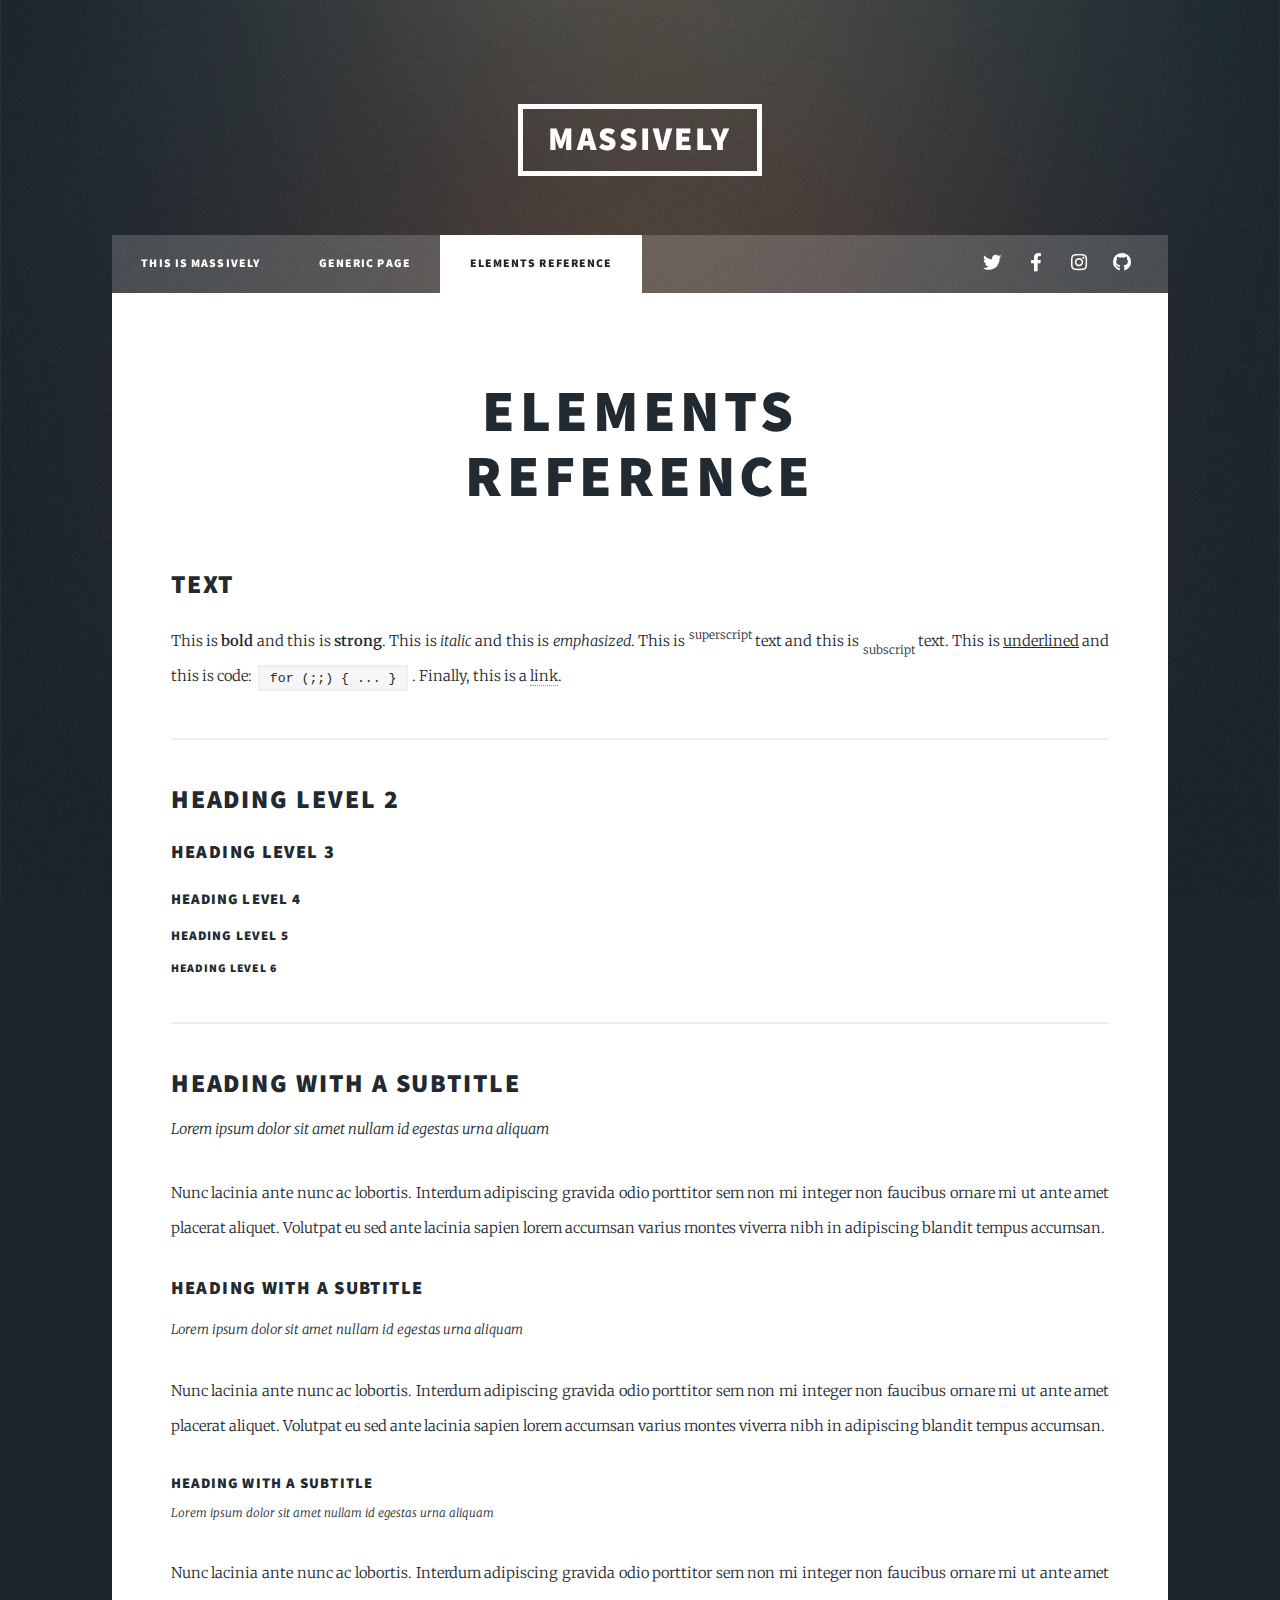
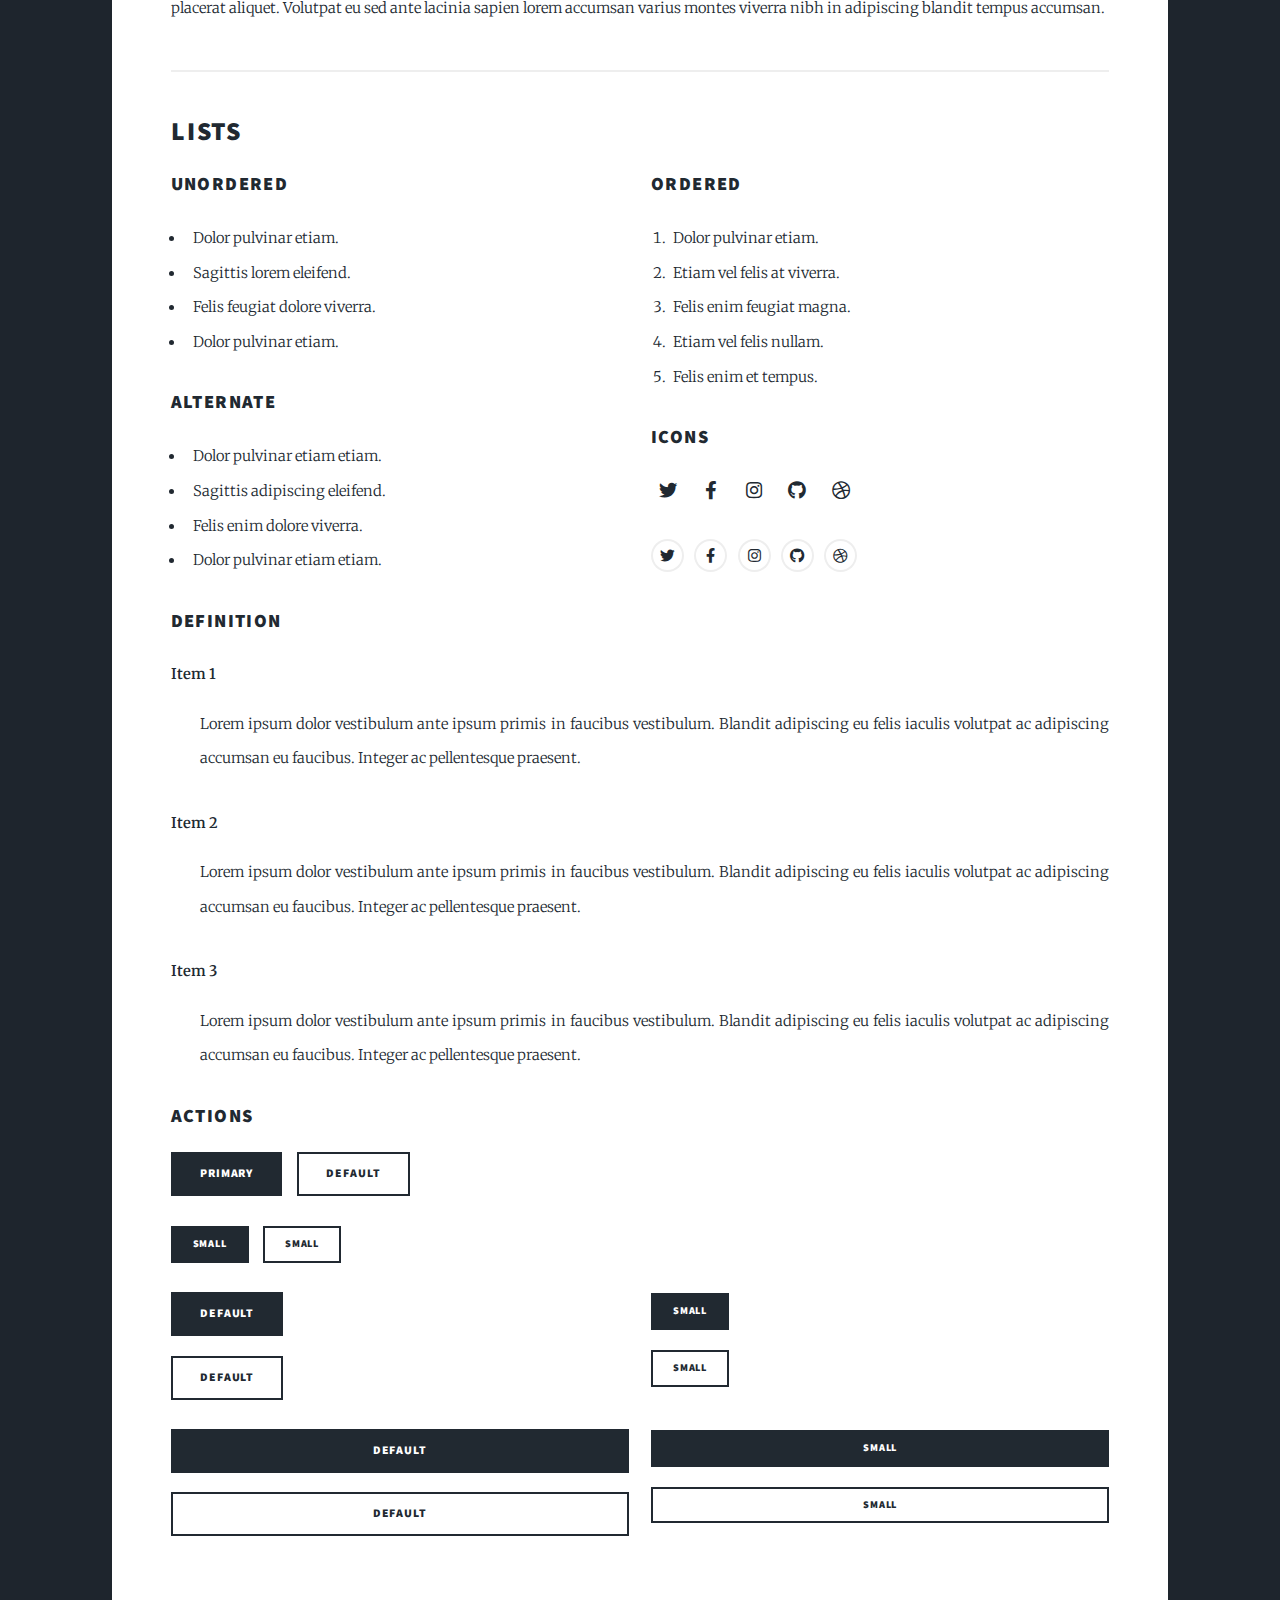
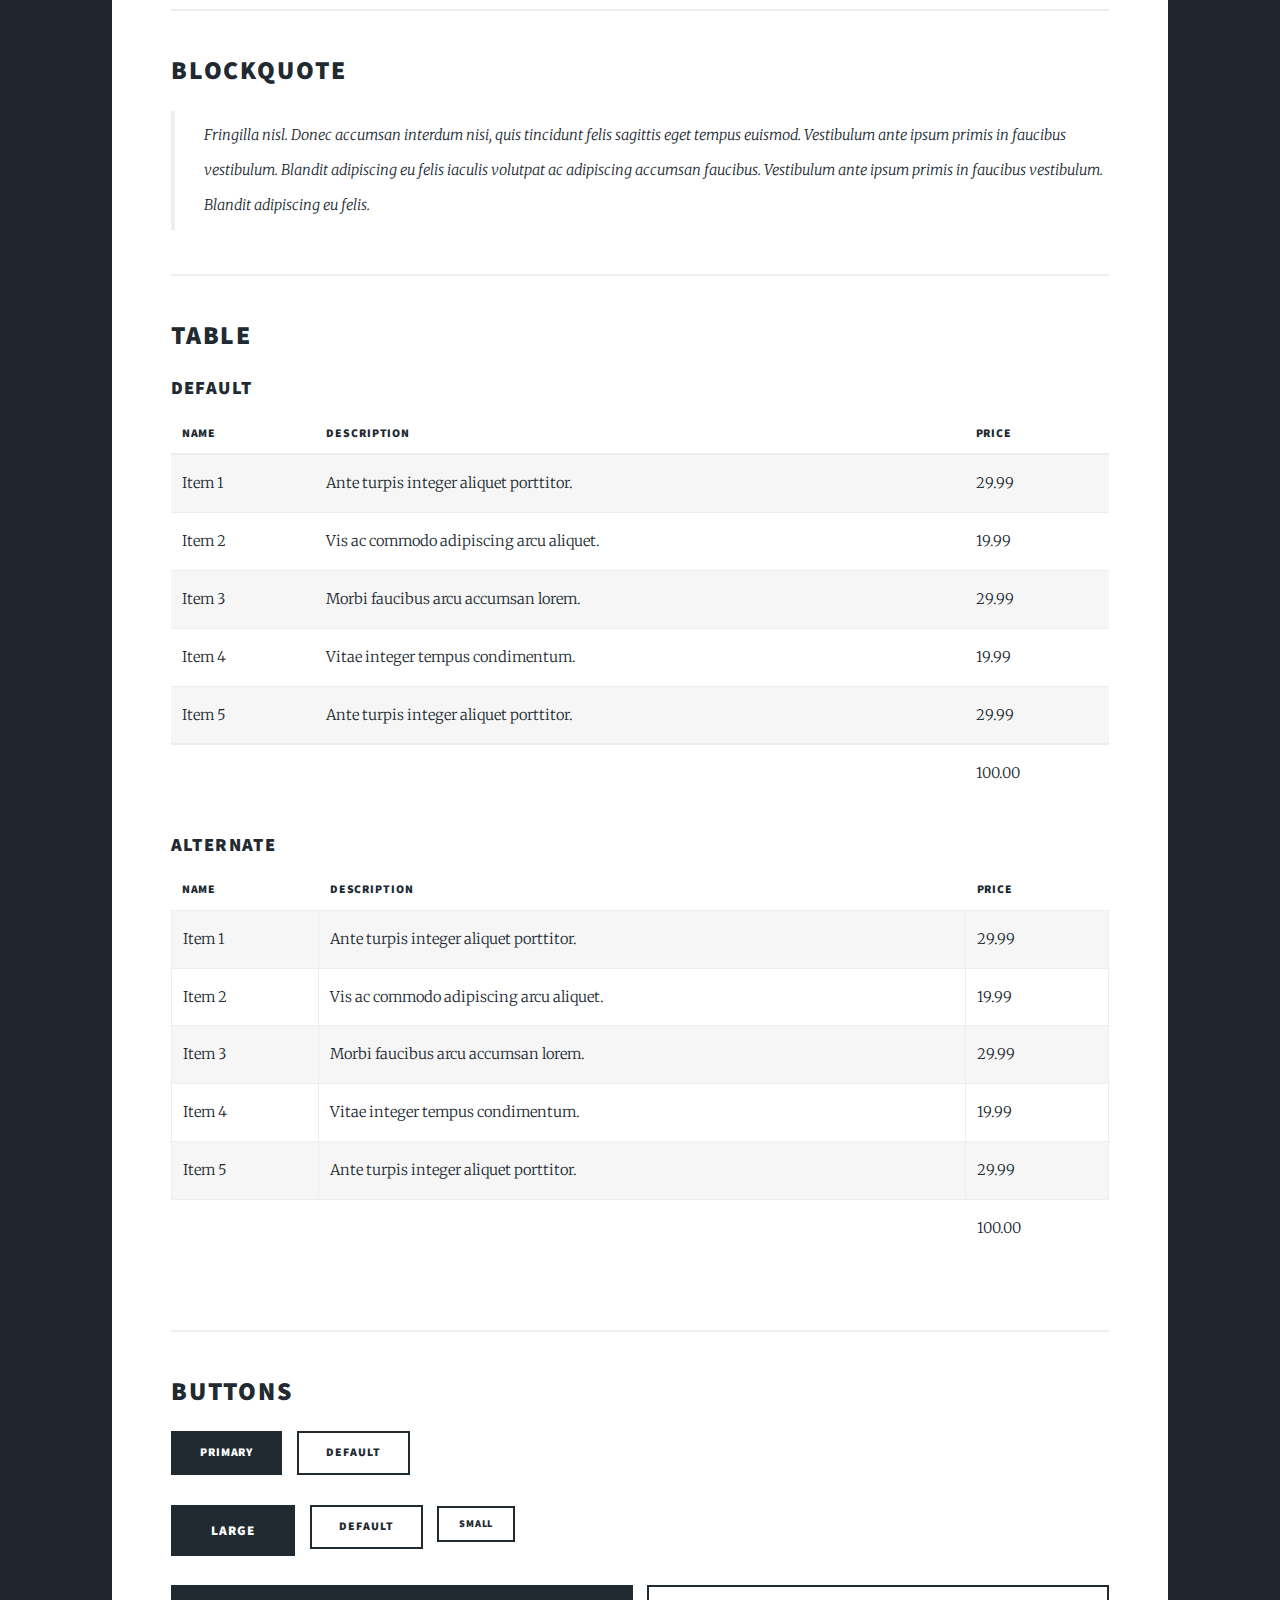
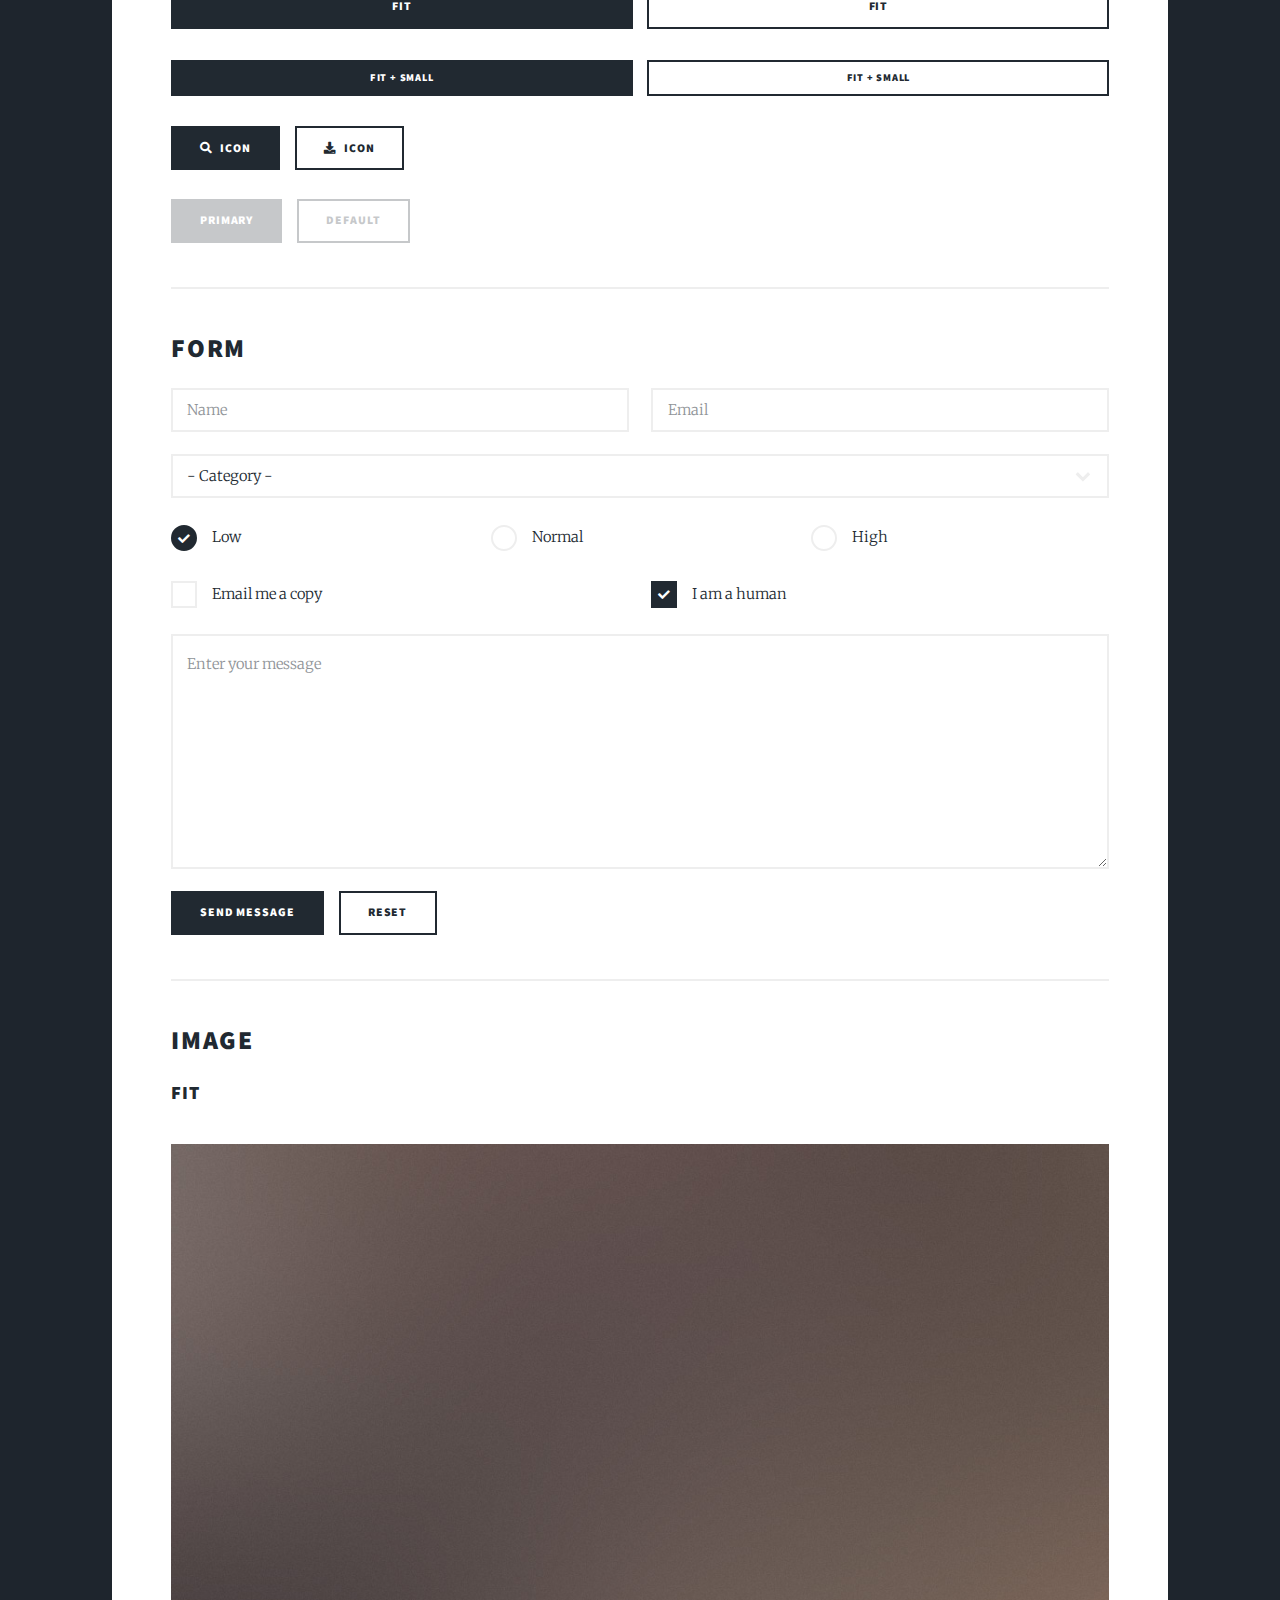
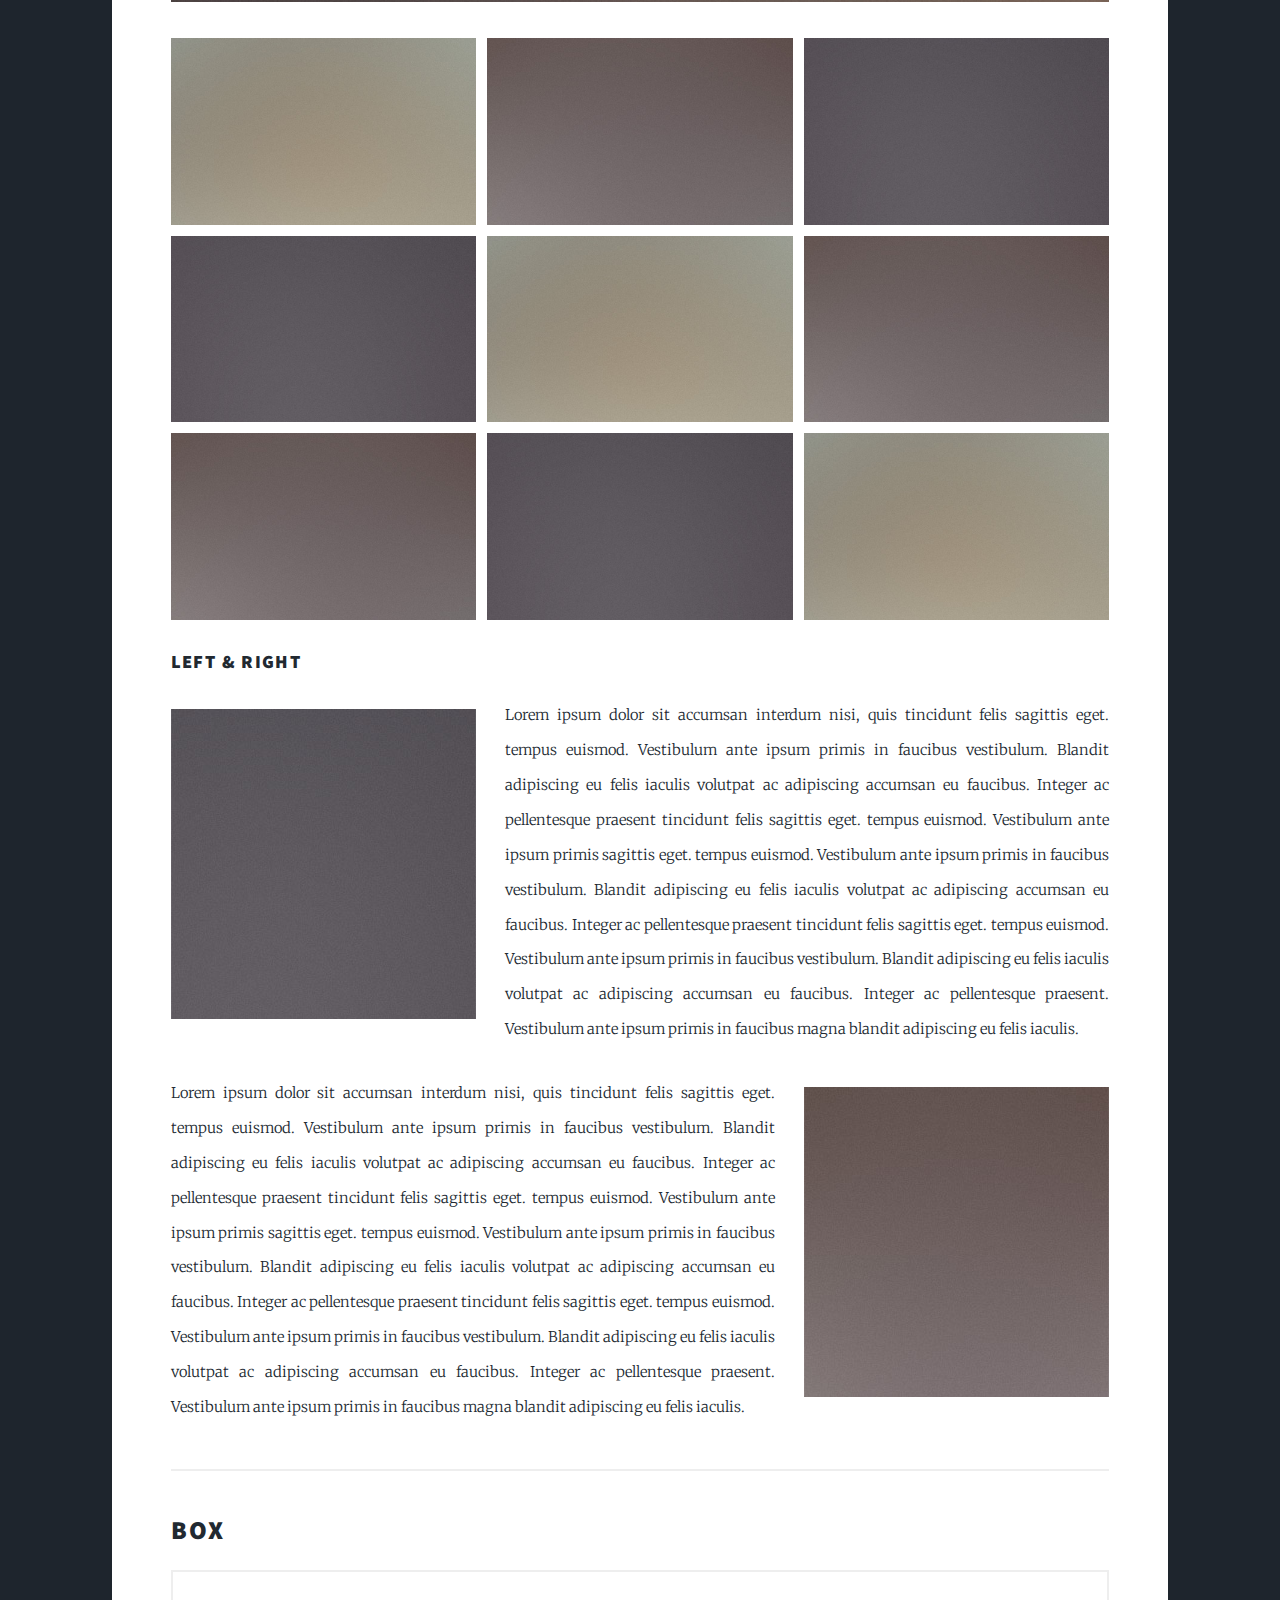
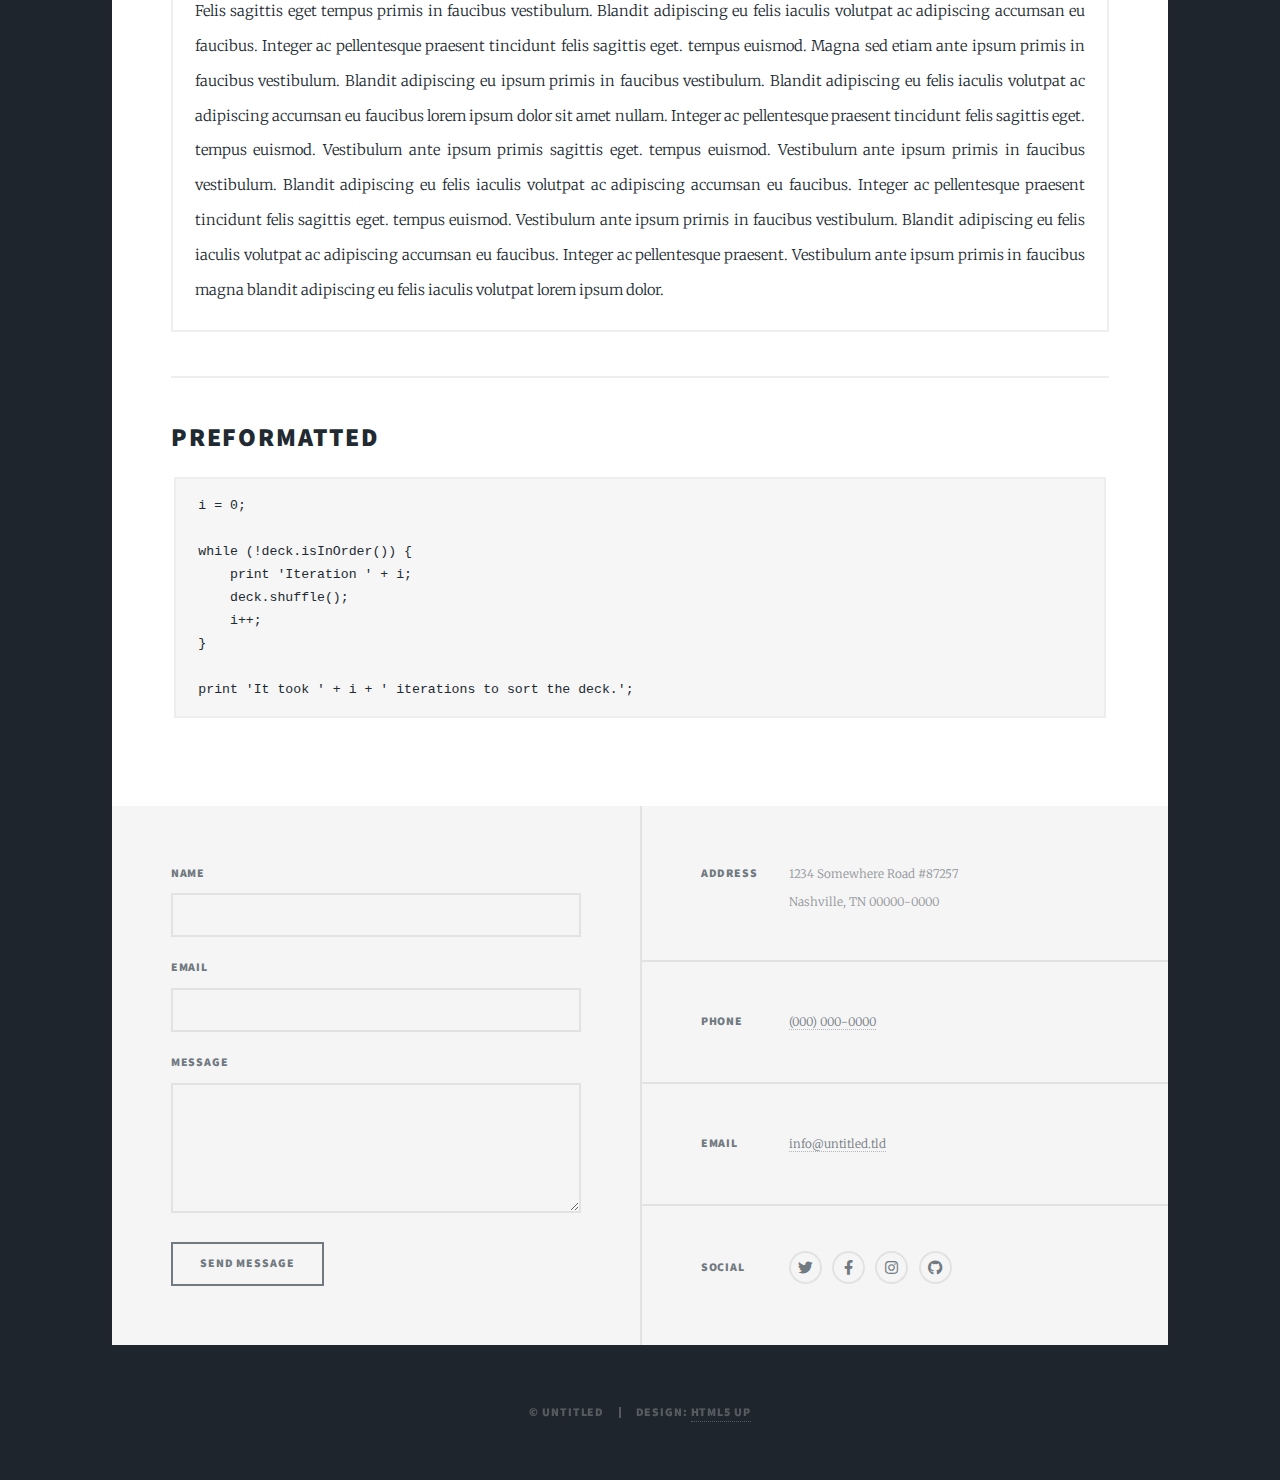
<file: elements.html>
<!DOCTYPE HTML>
<!--
	Massively by HTML5 UP
	html5up.net | @ajlkn
	Free for personal and commercial use under the CCA 3.0 license (html5up.net/license)
-->
<html>
	<head>
		<title>Elements Reference - Massively by HTML5 UP</title>
		<meta charset="utf-8" />
		<meta name="viewport" content="width=device-width, initial-scale=1, user-scalable=no" />
		<link rel="stylesheet" href="assets/css/main.css" />
		<noscript><link rel="stylesheet" href="assets/css/noscript.css" /></noscript>
	</head>
	<body class="is-preload">

		<!-- Wrapper -->
			<div id="wrapper">

				<!-- Header -->
					<header id="header">
						<a href="index.html" class="logo">Massively</a>
					</header>

				<!-- Nav -->
					<nav id="nav">
						<ul class="links">
							<li><a href="index.html">This is Massively</a></li>
							<li><a href="generic.html">Generic Page</a></li>
							<li class="active"><a href="elements.html">Elements Reference</a></li>
						</ul>
						<ul class="icons">
							<li><a href="#" class="icon brands fa-twitter"><span class="label">Twitter</span></a></li>
							<li><a href="#" class="icon brands fa-facebook-f"><span class="label">Facebook</span></a></li>
							<li><a href="#" class="icon brands fa-instagram"><span class="label">Instagram</span></a></li>
							<li><a href="#" class="icon brands fa-github"><span class="label">GitHub</span></a></li>
						</ul>
					</nav>

				<!-- Main -->
					<div id="main">

						<!-- Post -->
							<section class="post">
								<header class="major">
									<h1>Elements<br />
									Reference</h1>
								</header>

								<!-- Text stuff -->
									<h2>Text</h2>
									<p>This is <b>bold</b> and this is <strong>strong</strong>. This is <i>italic</i> and this is <em>emphasized</em>.
									This is <sup>superscript</sup> text and this is <sub>subscript</sub> text.
									This is <u>underlined</u> and this is code: <code>for (;;) { ... }</code>.
									Finally, this is a <a href="#">link</a>.</p>
									<hr />
									<h2>Heading Level 2</h2>
									<h3>Heading Level 3</h3>
									<h4>Heading Level 4</h4>
									<h5>Heading Level 5</h5>
									<h6>Heading Level 6</h6>
									<hr />
									<header>
										<h2>Heading with a Subtitle</h2>
										<p>Lorem ipsum dolor sit amet nullam id egestas urna aliquam</p>
									</header>
									<p>Nunc lacinia ante nunc ac lobortis. Interdum adipiscing gravida odio porttitor sem non mi integer non faucibus ornare mi ut ante amet placerat aliquet. Volutpat eu sed ante lacinia sapien lorem accumsan varius montes viverra nibh in adipiscing blandit tempus accumsan.</p>
									<header>
										<h3>Heading with a Subtitle</h3>
										<p>Lorem ipsum dolor sit amet nullam id egestas urna aliquam</p>
									</header>
									<p>Nunc lacinia ante nunc ac lobortis. Interdum adipiscing gravida odio porttitor sem non mi integer non faucibus ornare mi ut ante amet placerat aliquet. Volutpat eu sed ante lacinia sapien lorem accumsan varius montes viverra nibh in adipiscing blandit tempus accumsan.</p>
									<header>
										<h4>Heading with a Subtitle</h4>
										<p>Lorem ipsum dolor sit amet nullam id egestas urna aliquam</p>
									</header>
									<p>Nunc lacinia ante nunc ac lobortis. Interdum adipiscing gravida odio porttitor sem non mi integer non faucibus ornare mi ut ante amet placerat aliquet. Volutpat eu sed ante lacinia sapien lorem accumsan varius montes viverra nibh in adipiscing blandit tempus accumsan.</p>

									<hr />

								<!-- Lists -->
									<h2>Lists</h2>
									<div class="row">
										<div class="col-6 col-12-small">

											<h3>Unordered</h3>
											<ul>
												<li>Dolor pulvinar etiam.</li>
												<li>Sagittis lorem eleifend.</li>
												<li>Felis feugiat dolore viverra.</li>
												<li>Dolor pulvinar etiam.</li>
											</ul>

											<h3>Alternate</h3>
											<ul class="alt">
												<li>Dolor pulvinar etiam etiam.</li>
												<li>Sagittis adipiscing eleifend.</li>
												<li>Felis enim dolore viverra.</li>
												<li>Dolor pulvinar etiam etiam.</li>
											</ul>

										</div>
										<div class="col-6 col-12-small">

											<h3>Ordered</h3>
											<ol>
												<li>Dolor pulvinar etiam.</li>
												<li>Etiam vel felis at viverra.</li>
												<li>Felis enim feugiat magna.</li>
												<li>Etiam vel felis nullam.</li>
												<li>Felis enim et tempus.</li>
											</ol>

											<h3>Icons</h3>
											<ul class="icons">
												<li><a href="#" class="icon brands fa-twitter"><span class="label">Twitter</span></a></li>
												<li><a href="#" class="icon brands fa-facebook-f"><span class="label">Facebook</span></a></li>
												<li><a href="#" class="icon brands fa-instagram"><span class="label">Instagram</span></a></li>
												<li><a href="#" class="icon brands fa-github"><span class="label">Github</span></a></li>
												<li><a href="#" class="icon brands fa-dribbble"><span class="label">Dribbble</span></a></li>
											</ul>
											<ul class="icons alt">
												<li><a href="#" class="icon brands alt fa-twitter"><span class="label">Twitter</span></a></li>
												<li><a href="#" class="icon brands alt fa-facebook-f"><span class="label">Facebook</span></a></li>
												<li><a href="#" class="icon brands alt fa-instagram"><span class="label">Instagram</span></a></li>
												<li><a href="#" class="icon brands alt fa-github"><span class="label">Github</span></a></li>
												<li><a href="#" class="icon brands alt fa-dribbble"><span class="label">Dribbble</span></a></li>
											</ul>

										</div>
									</div>
									<h3>Definition</h3>
									<dl>
										<dt>Item 1</dt>
										<dd>
											<p>Lorem ipsum dolor vestibulum ante ipsum primis in faucibus vestibulum. Blandit adipiscing eu felis iaculis volutpat ac adipiscing accumsan eu faucibus. Integer ac pellentesque praesent.</p>
										</dd>
										<dt>Item 2</dt>
										<dd>
											<p>Lorem ipsum dolor vestibulum ante ipsum primis in faucibus vestibulum. Blandit adipiscing eu felis iaculis volutpat ac adipiscing accumsan eu faucibus. Integer ac pellentesque praesent.</p>
										</dd>
										<dt>Item 3</dt>
										<dd>
											<p>Lorem ipsum dolor vestibulum ante ipsum primis in faucibus vestibulum. Blandit adipiscing eu felis iaculis volutpat ac adipiscing accumsan eu faucibus. Integer ac pellentesque praesent.</p>
										</dd>
									</dl>

									<h3>Actions</h3>
									<ul class="actions">
										<li><a href="#" class="button primary">Primary</a></li>
										<li><a href="#" class="button">Default</a></li>
									</ul>
									<ul class="actions small">
										<li><a href="#" class="button primary small">Small</a></li>
										<li><a href="#" class="button small">Small</a></li>
									</ul>
									<div class="row">
										<div class="col-6 col-12-small">
											<ul class="actions stacked">
												<li><a href="#" class="button primary">Default</a></li>
												<li><a href="#" class="button">Default</a></li>
											</ul>
										</div>
										<div class="col-6 col-12-small">
											<ul class="actions stacked">
												<li><a href="#" class="button primary small">Small</a></li>
												<li><a href="#" class="button small">Small</a></li>
											</ul>
										</div>
									</div>
									<div class="row">
										<div class="col-6 col-12-small">
											<ul class="actions stacked">
												<li><a href="#" class="button primary fit">Default</a></li>
												<li><a href="#" class="button fit">Default</a></li>
											</ul>
										</div>
										<div class="col-6 col-12-small">
											<ul class="actions stacked">
												<li><a href="#" class="button primary small fit">Small</a></li>
												<li><a href="#" class="button small fit">Small</a></li>
											</ul>
										</div>
									</div>

									<hr />

								<!-- Blockquote -->
									<h2>Blockquote</h2>
									<blockquote>Fringilla nisl. Donec accumsan interdum nisi, quis tincidunt felis sagittis eget tempus euismod. Vestibulum ante ipsum primis in faucibus vestibulum. Blandit adipiscing eu felis iaculis volutpat ac adipiscing accumsan faucibus. Vestibulum ante ipsum primis in faucibus vestibulum. Blandit adipiscing eu felis.</blockquote>

									<hr />

								<!-- Table -->
									<h2>Table</h2>

									<h3>Default</h3>
									<div class="table-wrapper">
										<table>
											<thead>
												<tr>
													<th>Name</th>
													<th>Description</th>
													<th>Price</th>
												</tr>
											</thead>
											<tbody>
												<tr>
													<td>Item 1</td>
													<td>Ante turpis integer aliquet porttitor.</td>
													<td>29.99</td>
												</tr>
												<tr>
													<td>Item 2</td>
													<td>Vis ac commodo adipiscing arcu aliquet.</td>
													<td>19.99</td>
												</tr>
												<tr>
													<td>Item 3</td>
													<td> Morbi faucibus arcu accumsan lorem.</td>
													<td>29.99</td>
												</tr>
												<tr>
													<td>Item 4</td>
													<td>Vitae integer tempus condimentum.</td>
													<td>19.99</td>
												</tr>
												<tr>
													<td>Item 5</td>
													<td>Ante turpis integer aliquet porttitor.</td>
													<td>29.99</td>
												</tr>
											</tbody>
											<tfoot>
												<tr>
													<td colspan="2"></td>
													<td>100.00</td>
												</tr>
											</tfoot>
										</table>
									</div>

									<h3>Alternate</h3>
									<div class="table-wrapper">
										<table class="alt">
											<thead>
												<tr>
													<th>Name</th>
													<th>Description</th>
													<th>Price</th>
												</tr>
											</thead>
											<tbody>
												<tr>
													<td>Item 1</td>
													<td>Ante turpis integer aliquet porttitor.</td>
													<td>29.99</td>
												</tr>
												<tr>
													<td>Item 2</td>
													<td>Vis ac commodo adipiscing arcu aliquet.</td>
													<td>19.99</td>
												</tr>
												<tr>
													<td>Item 3</td>
													<td> Morbi faucibus arcu accumsan lorem.</td>
													<td>29.99</td>
												</tr>
												<tr>
													<td>Item 4</td>
													<td>Vitae integer tempus condimentum.</td>
													<td>19.99</td>
												</tr>
												<tr>
													<td>Item 5</td>
													<td>Ante turpis integer aliquet porttitor.</td>
													<td>29.99</td>
												</tr>
											</tbody>
											<tfoot>
												<tr>
													<td colspan="2"></td>
													<td>100.00</td>
												</tr>
											</tfoot>
										</table>
									</div>

									<hr />

								<!-- Buttons -->
									<h2>Buttons</h2>
									<ul class="actions">
										<li><a href="#" class="button primary">Primary</a></li>
										<li><a href="#" class="button">Default</a></li>
									</ul>
									<ul class="actions">
										<li><a href="#" class="button primary large">Large</a></li>
										<li><a href="#" class="button">Default</a></li>
										<li><a href="#" class="button small">Small</a></li>
									</ul>
									<ul class="actions fit">
										<li><a href="#" class="button primary fit">Fit</a></li>
										<li><a href="#" class="button fit">Fit</a></li>
									</ul>
									<ul class="actions fit small">
										<li><a href="#" class="button primary fit small">Fit + Small</a></li>
										<li><a href="#" class="button fit small">Fit + Small</a></li>
									</ul>
									<ul class="actions">
										<li><a href="#" class="button primary icon solid fa-search">Icon</a></li>
										<li><a href="#" class="button icon solid fa-download">Icon</a></li>
									</ul>
									<ul class="actions">
										<li><span class="button primary disabled">Primary</span></li>
										<li><span class="button disabled">Default</span></li>
									</ul>

									<hr />

								<!-- Form -->
									<h2>Form</h2>

									<form method="post" action="#">
										<div class="row gtr-uniform">
											<div class="col-6 col-12-xsmall">
												<input type="text" name="demo-name" id="demo-name" value="" placeholder="Name" />
											</div>
											<div class="col-6 col-12-xsmall">
												<input type="email" name="demo-email" id="demo-email" value="" placeholder="Email" />
											</div>
											<!-- Break -->
											<div class="col-12">
												<select name="demo-category" id="demo-category">
													<option value="">- Category -</option>
													<option value="1">Manufacturing</option>
													<option value="1">Shipping</option>
													<option value="1">Administration</option>
													<option value="1">Human Resources</option>
												</select>
											</div>
											<!-- Break -->
											<div class="col-4 col-12-small">
												<input type="radio" id="demo-priority-low" name="demo-priority" checked>
												<label for="demo-priority-low">Low</label>
											</div>
											<div class="col-4 col-12-small">
												<input type="radio" id="demo-priority-normal" name="demo-priority">
												<label for="demo-priority-normal">Normal</label>
											</div>
											<div class="col-4 col-12-small">
												<input type="radio" id="demo-priority-high" name="demo-priority">
												<label for="demo-priority-high">High</label>
											</div>
											<!-- Break -->
											<div class="col-6 col-12-small">
												<input type="checkbox" id="demo-copy" name="demo-copy">
												<label for="demo-copy">Email me a copy</label>
											</div>
											<div class="col-6 col-12-small">
												<input type="checkbox" id="demo-human" name="demo-human" checked>
												<label for="demo-human">I am a human</label>
											</div>
											<!-- Break -->
											<div class="col-12">
												<textarea name="demo-message" id="demo-message" placeholder="Enter your message" rows="6"></textarea>
											</div>
											<!-- Break -->
											<div class="col-12">
												<ul class="actions">
													<li><input type="submit" value="Send Message" class="primary" /></li>
													<li><input type="reset" value="Reset" /></li>
												</ul>
											</div>
										</div>
									</form>

									<hr />

								<!-- Image -->
									<h2>Image</h2>

									<h3>Fit</h3>
									<span class="image fit"><img src="images/pic01.jpg" alt="" /></span>
									<div class="box alt">
										<div class="row gtr-50 gtr-uniform">
											<div class="col-4"><span class="image fit"><img src="images/pic02.jpg" alt="" /></span></div>
											<div class="col-4"><span class="image fit"><img src="images/pic03.jpg" alt="" /></span></div>
											<div class="col-4"><span class="image fit"><img src="images/pic04.jpg" alt="" /></span></div>
											<!-- Break -->
											<div class="col-4"><span class="image fit"><img src="images/pic04.jpg" alt="" /></span></div>
											<div class="col-4"><span class="image fit"><img src="images/pic02.jpg" alt="" /></span></div>
											<div class="col-4"><span class="image fit"><img src="images/pic03.jpg" alt="" /></span></div>
											<!-- Break -->
											<div class="col-4"><span class="image fit"><img src="images/pic03.jpg" alt="" /></span></div>
											<div class="col-4"><span class="image fit"><img src="images/pic04.jpg" alt="" /></span></div>
											<div class="col-4"><span class="image fit"><img src="images/pic02.jpg" alt="" /></span></div>
										</div>
									</div>

									<h3>Left &amp; Right</h3>
									<p><span class="image left"><img src="images/pic08.jpg" alt="" /></span>Lorem ipsum dolor sit accumsan interdum nisi, quis tincidunt felis sagittis eget. tempus euismod. Vestibulum ante ipsum primis in faucibus vestibulum. Blandit adipiscing eu felis iaculis volutpat ac adipiscing accumsan eu faucibus. Integer ac pellentesque praesent tincidunt felis sagittis eget. tempus euismod. Vestibulum ante ipsum primis sagittis eget. tempus euismod. Vestibulum ante ipsum primis in faucibus vestibulum. Blandit adipiscing eu felis iaculis volutpat ac adipiscing accumsan eu faucibus. Integer ac pellentesque praesent tincidunt felis sagittis eget. tempus euismod. Vestibulum ante ipsum primis in faucibus vestibulum. Blandit adipiscing eu felis iaculis volutpat ac adipiscing accumsan eu faucibus. Integer ac pellentesque praesent. Vestibulum ante ipsum primis in faucibus magna blandit adipiscing eu felis iaculis.</p>
									<p><span class="image right"><img src="images/pic09.jpg" alt="" /></span>Lorem ipsum dolor sit accumsan interdum nisi, quis tincidunt felis sagittis eget. tempus euismod. Vestibulum ante ipsum primis in faucibus vestibulum. Blandit adipiscing eu felis iaculis volutpat ac adipiscing accumsan eu faucibus. Integer ac pellentesque praesent tincidunt felis sagittis eget. tempus euismod. Vestibulum ante ipsum primis sagittis eget. tempus euismod. Vestibulum ante ipsum primis in faucibus vestibulum. Blandit adipiscing eu felis iaculis volutpat ac adipiscing accumsan eu faucibus. Integer ac pellentesque praesent tincidunt felis sagittis eget. tempus euismod. Vestibulum ante ipsum primis in faucibus vestibulum. Blandit adipiscing eu felis iaculis volutpat ac adipiscing accumsan eu faucibus. Integer ac pellentesque praesent. Vestibulum ante ipsum primis in faucibus magna blandit adipiscing eu felis iaculis.</p>

									<hr />

								<!-- Box -->
									<h2>Box</h2>
									<div class="box">
										<p>Felis sagittis eget tempus primis in faucibus vestibulum. Blandit adipiscing eu felis iaculis volutpat ac adipiscing accumsan eu faucibus. Integer ac pellentesque praesent tincidunt felis sagittis eget. tempus euismod. Magna sed etiam ante ipsum primis in faucibus vestibulum. Blandit adipiscing eu ipsum primis in faucibus vestibulum. Blandit adipiscing eu felis iaculis volutpat ac adipiscing accumsan eu faucibus lorem ipsum dolor sit amet nullam. Integer ac pellentesque praesent tincidunt felis sagittis eget. tempus euismod. Vestibulum ante ipsum primis sagittis eget. tempus euismod. Vestibulum ante ipsum primis in faucibus vestibulum. Blandit adipiscing eu felis iaculis volutpat ac adipiscing accumsan eu faucibus. Integer ac pellentesque praesent tincidunt felis sagittis eget. tempus euismod. Vestibulum ante ipsum primis in faucibus vestibulum. Blandit adipiscing eu felis iaculis volutpat ac adipiscing accumsan eu faucibus. Integer ac pellentesque praesent. Vestibulum ante ipsum primis in faucibus magna blandit adipiscing eu felis iaculis volutpat lorem ipsum dolor.</p>
									</div>

									<hr />

								<!-- Preformatted Code -->
									<h2>Preformatted</h2>
									<pre><code>i = 0;

while (!deck.isInOrder()) {
    print 'Iteration ' + i;
    deck.shuffle();
    i++;
}

print 'It took ' + i + ' iterations to sort the deck.';
</code></pre>

							</section>

					</div>

				<!-- Footer -->
					<footer id="footer">
						<section>
							<form method="post" action="#">
								<div class="fields">
									<div class="field">
										<label for="name">Name</label>
										<input type="text" name="name" id="name" />
									</div>
									<div class="field">
										<label for="email">Email</label>
										<input type="text" name="email" id="email" />
									</div>
									<div class="field">
										<label for="message">Message</label>
										<textarea name="message" id="message" rows="3"></textarea>
									</div>
								</div>
								<ul class="actions">
									<li><input type="submit" value="Send Message" /></li>
								</ul>
							</form>
						</section>
						<section class="split contact">
							<section class="alt">
								<h3>Address</h3>
								<p>1234 Somewhere Road #87257<br />
								Nashville, TN 00000-0000</p>
							</section>
							<section>
								<h3>Phone</h3>
								<p><a href="#">(000) 000-0000</a></p>
							</section>
							<section>
								<h3>Email</h3>
								<p><a href="#">info@untitled.tld</a></p>
							</section>
							<section>
								<h3>Social</h3>
								<ul class="icons alt">
									<li><a href="#" class="icon brands alt fa-twitter"><span class="label">Twitter</span></a></li>
									<li><a href="#" class="icon brands alt fa-facebook-f"><span class="label">Facebook</span></a></li>
									<li><a href="#" class="icon brands alt fa-instagram"><span class="label">Instagram</span></a></li>
									<li><a href="#" class="icon brands alt fa-github"><span class="label">GitHub</span></a></li>
								</ul>
							</section>
						</section>
					</footer>

				<!-- Copyright -->
					<div id="copyright">
						<ul><li>&copy; Untitled</li><li>Design: <a href="https://html5up.net">HTML5 UP</a></li></ul>
					</div>

			</div>

		<!-- Scripts -->
			<script src="assets/js/jquery.min.js"></script>
			<script src="assets/js/jquery.scrollex.min.js"></script>
			<script src="assets/js/jquery.scrolly.min.js"></script>
			<script src="assets/js/browser.min.js"></script>
			<script src="assets/js/breakpoints.min.js"></script>
			<script src="assets/js/util.js"></script>
			<script src="assets/js/main.js"></script>

	</body>
</file>
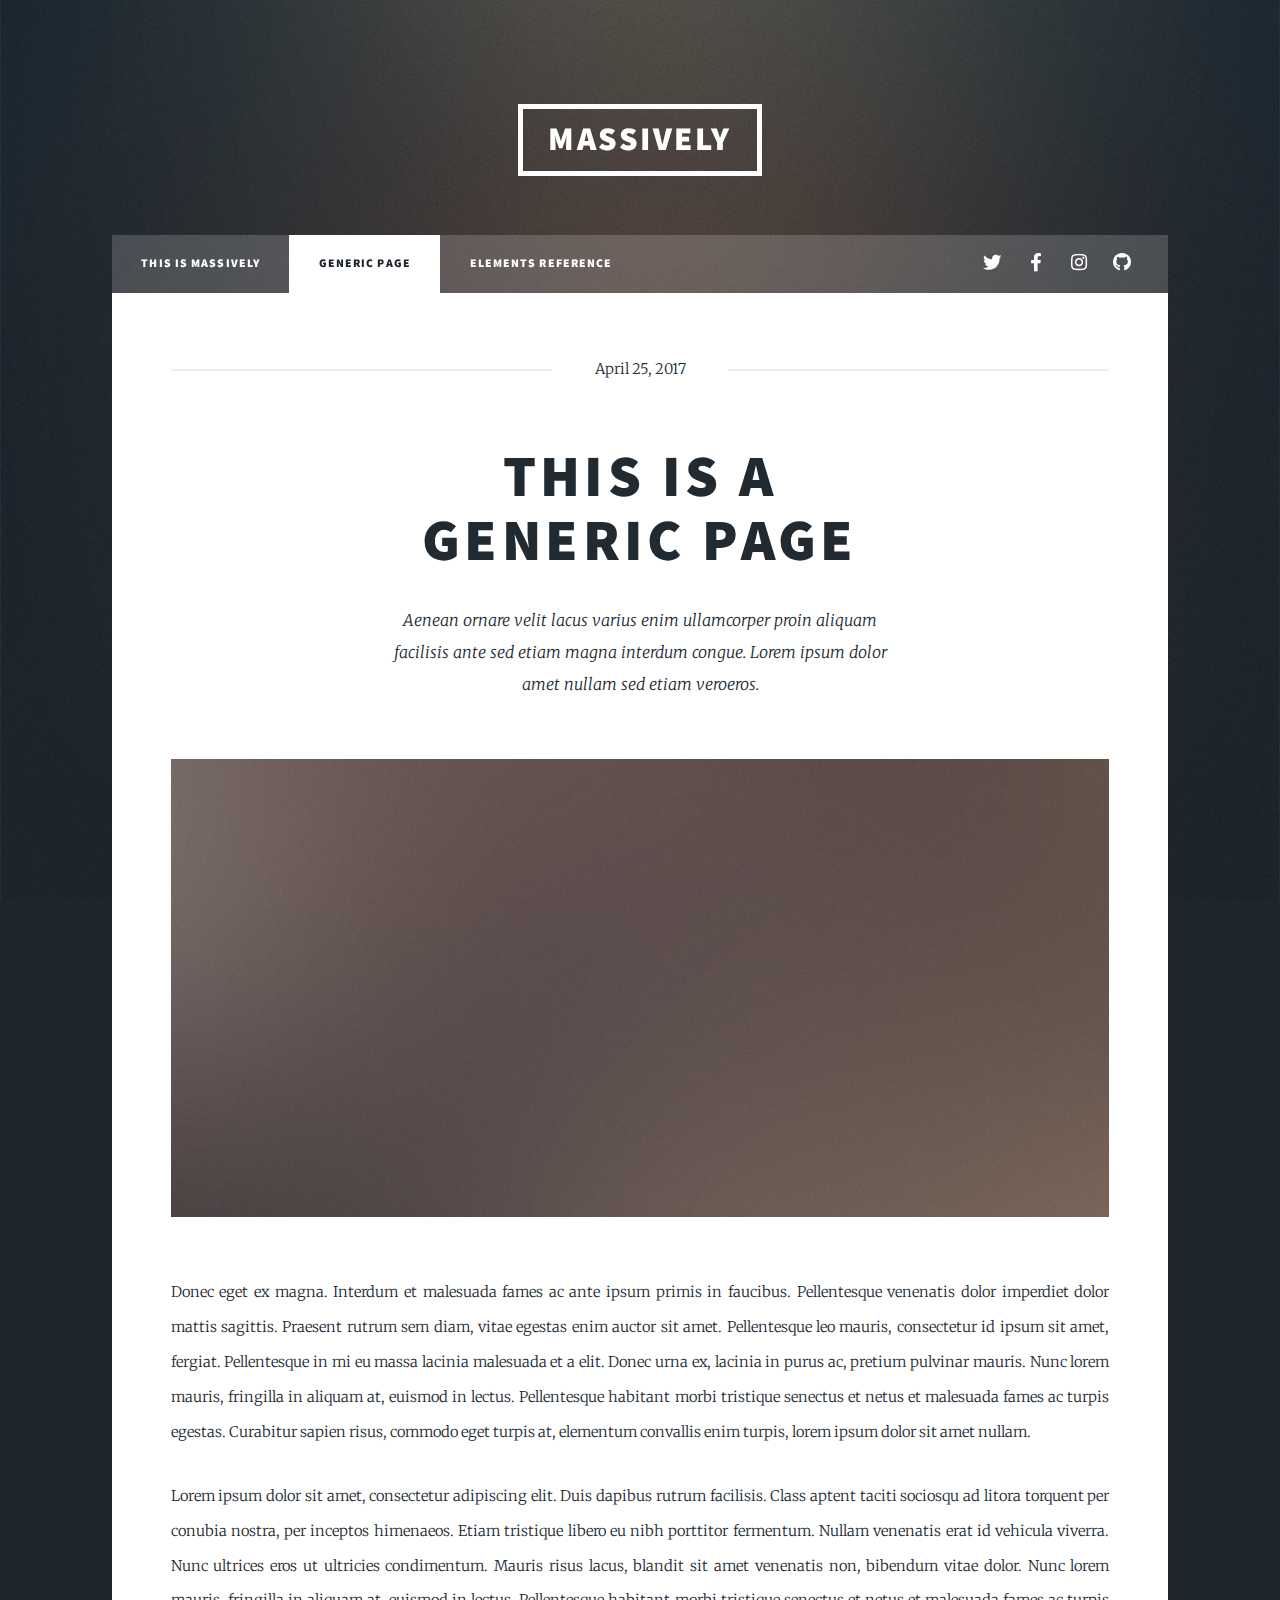
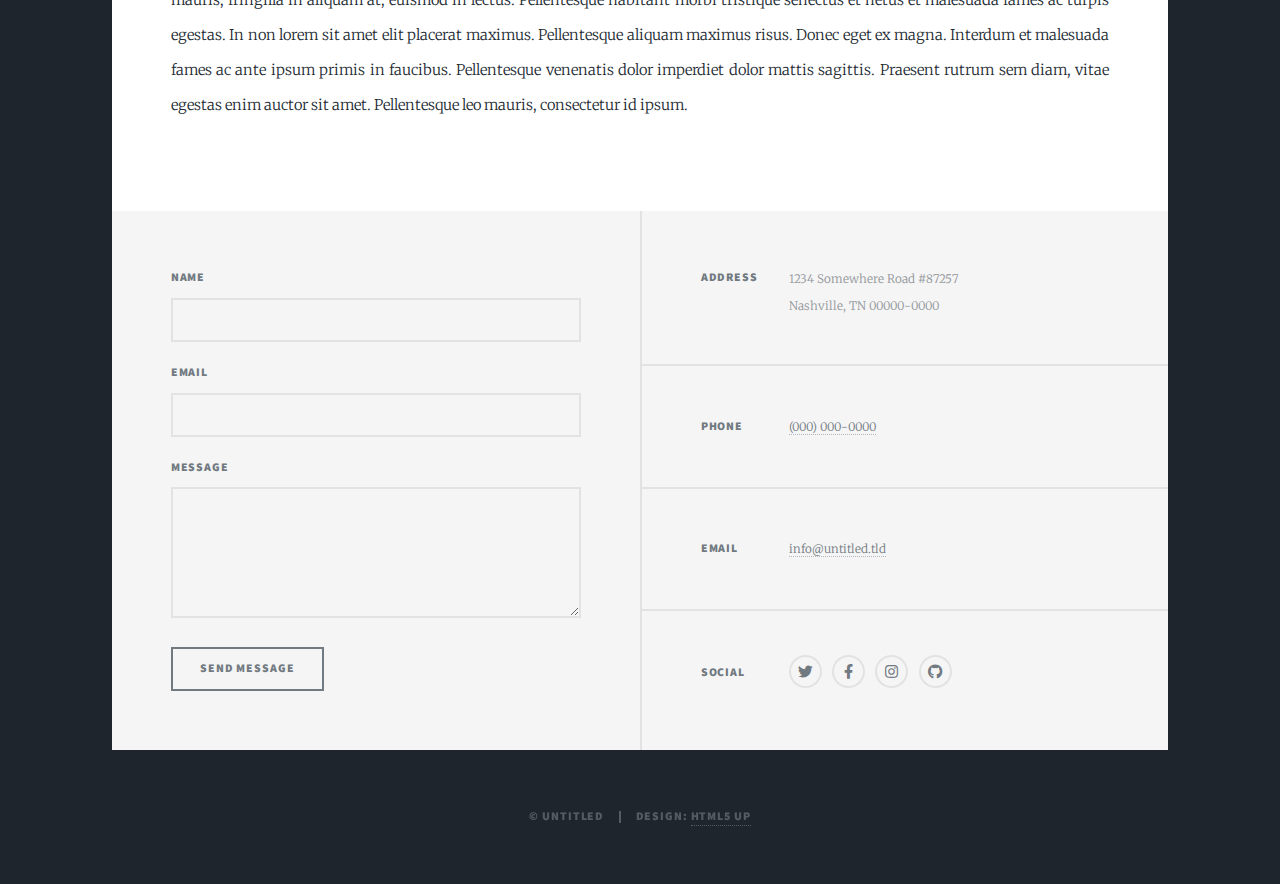
<file: generic.html>
<!DOCTYPE HTML>
<!--
	Massively by HTML5 UP
	html5up.net | @ajlkn
	Free for personal and commercial use under the CCA 3.0 license (html5up.net/license)
-->
<html>
	<head>
		<title>Generic Page - Massively by HTML5 UP</title>
		<meta charset="utf-8" />
		<meta name="viewport" content="width=device-width, initial-scale=1, user-scalable=no" />
		<link rel="stylesheet" href="assets/css/main.css" />
		<noscript><link rel="stylesheet" href="assets/css/noscript.css" /></noscript>
	</head>
	<body class="is-preload">

		<!-- Wrapper -->
			<div id="wrapper">

				<!-- Header -->
					<header id="header">
						<a href="index.html" class="logo">Massively</a>
					</header>

				<!-- Nav -->
					<nav id="nav">
						<ul class="links">
							<li><a href="index.html">This is Massively</a></li>
							<li class="active"><a href="generic.html">Generic Page</a></li>
							<li><a href="elements.html">Elements Reference</a></li>
						</ul>
						<ul class="icons">
							<li><a href="#" class="icon brands fa-twitter"><span class="label">Twitter</span></a></li>
							<li><a href="#" class="icon brands fa-facebook-f"><span class="label">Facebook</span></a></li>
							<li><a href="#" class="icon brands fa-instagram"><span class="label">Instagram</span></a></li>
							<li><a href="#" class="icon brands fa-github"><span class="label">GitHub</span></a></li>
						</ul>
					</nav>

				<!-- Main -->
					<div id="main">

						<!-- Post -->
							<section class="post">
								<header class="major">
									<span class="date">April 25, 2017</span>
									<h1>This is a<br />
									Generic Page</h1>
									<p>Aenean ornare velit lacus varius enim ullamcorper proin aliquam<br />
									facilisis ante sed etiam magna interdum congue. Lorem ipsum dolor<br />
									amet nullam sed etiam veroeros.</p>
								</header>
								<div class="image main"><img src="images/pic01.jpg" alt="" /></div>
								<p>Donec eget ex magna. Interdum et malesuada fames ac ante ipsum primis in faucibus. Pellentesque venenatis dolor imperdiet dolor mattis sagittis. Praesent rutrum sem diam, vitae egestas enim auctor sit amet. Pellentesque leo mauris, consectetur id ipsum sit amet, fergiat. Pellentesque in mi eu massa lacinia malesuada et a elit. Donec urna ex, lacinia in purus ac, pretium pulvinar mauris. Nunc lorem mauris, fringilla in aliquam at, euismod in lectus. Pellentesque habitant morbi tristique senectus et netus et malesuada fames ac turpis egestas. Curabitur sapien risus, commodo eget turpis at, elementum convallis enim turpis, lorem ipsum dolor sit amet nullam.</p>
								<p>Lorem ipsum dolor sit amet, consectetur adipiscing elit. Duis dapibus rutrum facilisis. Class aptent taciti sociosqu ad litora torquent per conubia nostra, per inceptos himenaeos. Etiam tristique libero eu nibh porttitor fermentum. Nullam venenatis erat id vehicula viverra. Nunc ultrices eros ut ultricies condimentum. Mauris risus lacus, blandit sit amet venenatis non, bibendum vitae dolor. Nunc lorem mauris, fringilla in aliquam at, euismod in lectus. Pellentesque habitant morbi tristique senectus et netus et malesuada fames ac turpis egestas. In non lorem sit amet elit placerat maximus. Pellentesque aliquam maximus risus. Donec eget ex magna. Interdum et malesuada fames ac ante ipsum primis in faucibus. Pellentesque venenatis dolor imperdiet dolor mattis sagittis. Praesent rutrum sem diam, vitae egestas enim auctor sit amet. Pellentesque leo mauris, consectetur id ipsum.</p>
							</section>

					</div>

				<!-- Footer -->
					<footer id="footer">
						<section>
							<form method="post" action="#">
								<div class="fields">
									<div class="field">
										<label for="name">Name</label>
										<input type="text" name="name" id="name" />
									</div>
									<div class="field">
										<label for="email">Email</label>
										<input type="text" name="email" id="email" />
									</div>
									<div class="field">
										<label for="message">Message</label>
										<textarea name="message" id="message" rows="3"></textarea>
									</div>
								</div>
								<ul class="actions">
									<li><input type="submit" value="Send Message" /></li>
								</ul>
							</form>
						</section>
						<section class="split contact">
							<section class="alt">
								<h3>Address</h3>
								<p>1234 Somewhere Road #87257<br />
								Nashville, TN 00000-0000</p>
							</section>
							<section>
								<h3>Phone</h3>
								<p><a href="#">(000) 000-0000</a></p>
							</section>
							<section>
								<h3>Email</h3>
								<p><a href="#">info@untitled.tld</a></p>
							</section>
							<section>
								<h3>Social</h3>
								<ul class="icons alt">
									<li><a href="#" class="icon brands alt fa-twitter"><span class="label">Twitter</span></a></li>
									<li><a href="#" class="icon brands alt fa-facebook-f"><span class="label">Facebook</span></a></li>
									<li><a href="#" class="icon brands alt fa-instagram"><span class="label">Instagram</span></a></li>
									<li><a href="#" class="icon brands alt fa-github"><span class="label">GitHub</span></a></li>
								</ul>
							</section>
						</section>
					</footer>

				<!-- Copyright -->
					<div id="copyright">
						<ul><li>&copy; Untitled</li><li>Design: <a href="https://html5up.net">HTML5 UP</a></li></ul>
					</div>

			</div>

		<!-- Scripts -->
			<script src="assets/js/jquery.min.js"></script>
			<script src="assets/js/jquery.scrollex.min.js"></script>
			<script src="assets/js/jquery.scrolly.min.js"></script>
			<script src="assets/js/browser.min.js"></script>
			<script src="assets/js/breakpoints.min.js"></script>
			<script src="assets/js/util.js"></script>
			<script src="assets/js/main.js"></script>

	</body>
</html>
</file>
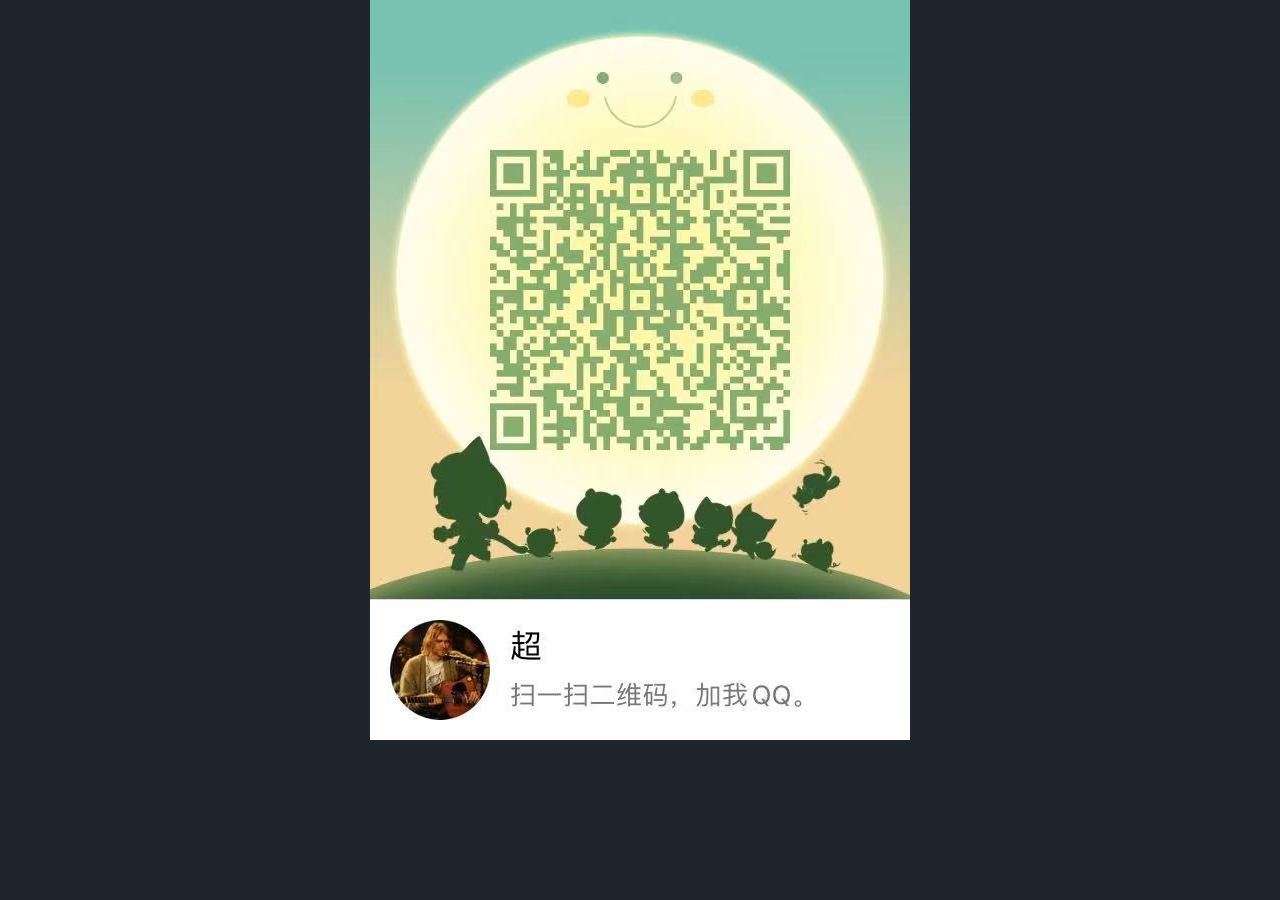
<file: qrcode.html>
<!DOCTYPE html>
<html lang="en">
<head>
    <meta charset="UTF-8">
    <meta http-equiv="X-UA-Compatible" content="IE=edge">
    <meta name="viewport" content="width=device-width, initial-scale=1.0">
    <link rel="stylesheet" href="assets/css/main.css" />
    <title>Document</title>
</head>
<body>
    <div class="weixin qr-code">
        <img src="" alt="二维码"> 
    </div>
    <script src="assets/js/jquery.min.js"></script>
    <script src="assets/js/jquery.scrollex.min.js"></script>
    <script src="assets/js/jquery.scrolly.min.js"></script>
    <script src="assets/js/browser.min.js"></script>
    <script src="assets/js/breakpoints.min.js"></script>
    <script src="assets/js/util.js"></script>
    <script src="assets/js/main.js"></script>
    <script src="assets/js/qrcode.js"></script>
</body>
</html>
</file>
<file: assets/css/main.css>
@import url(fontawesome-all.min.css);
@import url("https://fonts.googleapis.com/css?family=Merriweather:300,700,300italic,700italic|Source+Sans+Pro:900");

/*
	Massively by HTML5 UP
	html5up.net | @ajlkn
	Free for personal and commercial use under the CCA 3.0 license (html5up.net/license)
*/

html, body, div, span, applet, object,
iframe, h1, h2, h3, h4, h5, h6, p, blockquote,
pre, a, abbr, acronym, address, big, cite,
code, del, dfn, em, img, ins, kbd, q, s, samp,
small, strike, strong, sub, sup, tt, var, b,
u, i, center, dl, dt, dd, ol, ul, li, fieldset,
form, label, legend, table, caption, tbody,
tfoot, thead, tr, th, td, article, aside,
canvas, details, embed, figure, figcaption,
footer, header, hgroup, menu, nav, output, ruby,
section, summary, time, mark, audio, video {
	margin: 0;
	padding: 0;
	border: 0;
	font-size: 100%;
	font: inherit;
	vertical-align: baseline;}

article, aside, details, figcaption, figure,
footer, header, hgroup, menu, nav, section {
	display: block;}

body {
	line-height: 1;
}

ol, ul {
	list-style: none;
}

blockquote, q {
	quotes: none;
}

	blockquote:before, blockquote:after, q:before, q:after {
		content: '';
		content: none;
	}

table {
	border-collapse: collapse;
	border-spacing: 0;
}

body {
	-webkit-text-size-adjust: none;
}

mark {
	background-color: transparent;
	color: inherit;
}

input::-moz-focus-inner {
	border: 0;
	padding: 0;
}

input, select, textarea {
	-moz-appearance: none;
	-webkit-appearance: none;
	-ms-appearance: none;
	appearance: none;
}

/* Basic */

	@-ms-viewport {
		width: device-width;
	}

	body {
		-ms-overflow-style: scrollbar;
	}

	@media screen and (max-width: 480px) {

		html, body {
			min-width: 320px;
		}

	}

	html {
		box-sizing: border-box;
	}

	*, *:before, *:after {
		box-sizing: inherit;
	}

	body {
		background-color: #1e252d;
	}

		body.is-preload *, body.is-preload *:before, body.is-preload *:after {
			-moz-animation: none !important;
			-webkit-animation: none !important;
			-ms-animation: none !important;
			animation: none !important;
			-moz-transition: none !important;
			-webkit-transition: none !important;
			-ms-transition: none !important;
			transition: none !important;
		}

/* Type */

	html {
		font-size: 16pt;
	}

		@media screen and (max-width: 1680px) {

			html {
				font-size: 12pt;
			}

		}

		@media screen and (max-width: 1280px) {

			html {
				font-size: 11pt;
			}

		}

		@media screen and (max-width: 360px) {

			html {
				font-size: 10pt;
			}

		}

	body {
		color: #212931;
	}

	body, input, select, textarea {
		font-family: "Merriweather", Georgia, serif;
		font-weight: 300;
		font-size: 1rem;
		line-height: 2.375;
	}

	a {
		-moz-transition: color 0.2s ease-in-out, background-color 0.2s ease-in-out, border-color 0.2s ease-in-out, box-shadow 0.2s ease-in-out;
		-webkit-transition: color 0.2s ease-in-out, background-color 0.2s ease-in-out, border-color 0.2s ease-in-out, box-shadow 0.2s ease-in-out;
		-ms-transition: color 0.2s ease-in-out, background-color 0.2s ease-in-out, border-color 0.2s ease-in-out, box-shadow 0.2s ease-in-out;
		transition: color 0.2s ease-in-out, background-color 0.2s ease-in-out, border-color 0.2s ease-in-out, box-shadow 0.2s ease-in-out;
		border-bottom: dotted 1px;
		text-decoration: none;
	}

		a:hover {
			border-bottom-color: transparent;
		}

	strong, b {
		font-weight: 600;
	}

	em, i {
		font-style: italic;
	}

	p {
		text-align: justify;
		margin: 0 0 2rem 0;
	}

	h1, h2, h3, h4, h5, h6 {
		font-family: "Source Sans Pro", Helvetica, sans-serif;
		font-weight: 900;
		line-height: 1.5;
		letter-spacing: 0.075em;
		text-transform: uppercase;
		margin: 0 0 1rem 0;
	}

		h1 a, h2 a, h3 a, h4 a, h5 a, h6 a {
			border-bottom: 0;
			color: inherit;
			text-decoration: none;
		}

	h1 {
		font-size: 4rem;
		line-height: 1.1;
		margin: 0 0 2rem 0;
	}

	h2 {
		font-size: 1.75rem;
		line-height: 1.3;
		margin: 0 0 1.5rem 0;
	}

	h3 {
		font-size: 1.25rem;
		margin: 0 0 1.5rem 0;
	}

	h4 {
		font-size: 1rem;
	}

	h5 {
		font-size: 0.9rem;
	}

	h6 {
		font-size: 0.8rem;
	}

	sub {
		font-size: 0.8rem;
		position: relative;
		top: 0.5rem;
	}

	sup {
		font-size: 0.8rem;
		position: relative;
		top: -0.5rem;
	}

	blockquote {
		border-left: solid 4px;
		font-style: italic;
		margin: 0 0 2rem 0;
		padding: 0.5rem 0 0.5rem 2rem;
	}

	code {
		border: solid 2px;
		font-family: "Courier New", monospace;
		font-size: 0.9rem;
		margin: 0 0.25rem;
		padding: 0.25rem 0.65rem;
	}

	pre {
		-webkit-overflow-scrolling: touch;
		font-family: "Courier New", monospace;
		font-size: 0.9rem;
		margin: 0 0 2rem 0;
	}

		pre code {
			display: block;
			line-height: 1.75;
			padding: 1rem 1.5rem;
			overflow-x: auto;
		}

	hr {
		border: 0;
		border-bottom: solid 2px;
		margin: 3rem 0;
	}

		hr.major {
			margin: 5rem 0;
		}

	.align-left {
		text-align: left;
	}

	.align-center {
		text-align: center;
	}

	.align-right {
		text-align: right;
	}

	input, select, textarea {
		color: #212931;
	}

	a {
		color: #212931;
		border-bottom-color: rgba(33, 41, 49, 0.5);
	}

		a:hover {
			border-bottom-color: transparent;
			color: #18bfef !important;
		}

	strong, b {
		color: #212931;
	}

	h1, h2, h3, h4, h5, h6 {
		color: #212931;
	}

	blockquote {
		border-left-color: #eeeeee;
	}

	code {
		background: rgba(220, 220, 220, 0.25);
		border-color: #eeeeee;
	}

	hr {
		border-bottom-color: #eeeeee;
	}

/* Row */

	.row {
		display: flex;
		flex-wrap: wrap;
		box-sizing: border-box;
		align-items: stretch;
	}

		.row > * {
			box-sizing: border-box;
		}

		.row.gtr-uniform > * > :last-child {
			margin-bottom: 0;
		}

		.row.aln-left {
			justify-content: flex-start;
		}

		.row.aln-center {
			justify-content: center;
		}

		.row.aln-right {
			justify-content: flex-end;
		}

		.row.aln-top {
			align-items: flex-start;
		}

		.row.aln-middle {
			align-items: center;
		}

		.row.aln-bottom {
			align-items: flex-end;
		}

		.row > .imp {
			order: -1;
		}

		.row > .col-1 {
			width: 8.33333%;
		}

		.row > .off-1 {
			margin-left: 8.33333%;
		}

		.row > .col-2 {
			width: 16.66667%;
		}

		.row > .off-2 {
			margin-left: 16.66667%;
		}

		.row > .col-3 {
			width: 25%;
		}

		.row > .off-3 {
			margin-left: 25%;
		}

		.row > .col-4 {
			width: 33.33333%;
		}

		.row > .off-4 {
			margin-left: 33.33333%;
		}

		.row > .col-5 {
			width: 41.66667%;
		}

		.row > .off-5 {
			margin-left: 41.66667%;
		}

		.row > .col-6 {
			width: 50%;
		}

		.row > .off-6 {
			margin-left: 50%;
		}

		.row > .col-7 {
			width: 58.33333%;
		}

		.row > .off-7 {
			margin-left: 58.33333%;
		}

		.row > .col-8 {
			width: 66.66667%;
		}

		.row > .off-8 {
			margin-left: 66.66667%;
		}

		.row > .col-9 {
			width: 75%;
		}

		.row > .off-9 {
			margin-left: 75%;
		}

		.row > .col-10 {
			width: 83.33333%;
		}

		.row > .off-10 {
			margin-left: 83.33333%;
		}

		.row > .col-11 {
			width: 91.66667%;
		}

		.row > .off-11 {
			margin-left: 91.66667%;
		}

		.row > .col-12 {
			width: 100%;
		}

		.row > .off-12 {
			margin-left: 100%;
		}

		.row.gtr-0 {
			margin-top: 0;
			margin-left: 0rem;
		}

			.row.gtr-0 > * {
				padding: 0 0 0 0rem;
			}

			.row.gtr-0.gtr-uniform {
				margin-top: 0rem;
			}

				.row.gtr-0.gtr-uniform > * {
					padding-top: 0rem;
				}

		.row.gtr-25 {
			margin-top: 0;
			margin-left: -0.375rem;
		}

			.row.gtr-25 > * {
				padding: 0 0 0 0.375rem;
			}

			.row.gtr-25.gtr-uniform {
				margin-top: -0.375rem;
			}

				.row.gtr-25.gtr-uniform > * {
					padding-top: 0.375rem;
				}

		.row.gtr-50 {
			margin-top: 0;
			margin-left: -0.75rem;
		}

			.row.gtr-50 > * {
				padding: 0 0 0 0.75rem;
			}

			.row.gtr-50.gtr-uniform {
				margin-top: -0.75rem;
			}

				.row.gtr-50.gtr-uniform > * {
					padding-top: 0.75rem;
				}

		.row {
			margin-top: 0;
			margin-left: -1.5rem;
		}

			.row > * {
				padding: 0 0 0 1.5rem;
			}

			.row.gtr-uniform {
				margin-top: -1.5rem;
			}

				.row.gtr-uniform > * {
					padding-top: 1.5rem;
				}

		.row.gtr-150 {
			margin-top: 0;
			margin-left: -2.25rem;
		}

			.row.gtr-150 > * {
				padding: 0 0 0 2.25rem;
			}

			.row.gtr-150.gtr-uniform {
				margin-top: -2.25rem;
			}

				.row.gtr-150.gtr-uniform > * {
					padding-top: 2.25rem;
				}

		.row.gtr-200 {
			margin-top: 0;
			margin-left: -3rem;
		}

			.row.gtr-200 > * {
				padding: 0 0 0 3rem;
			}

			.row.gtr-200.gtr-uniform {
				margin-top: -3rem;
			}

				.row.gtr-200.gtr-uniform > * {
					padding-top: 3rem;
				}

		@media screen and (max-width: 1680px) {

			.row {
				display: flex;
				flex-wrap: wrap;
				box-sizing: border-box;
				align-items: stretch;
			}

				.row > * {
					box-sizing: border-box;
				}

				.row.gtr-uniform > * > :last-child {
					margin-bottom: 0;
				}

				.row.aln-left {
					justify-content: flex-start;
				}

				.row.aln-center {
					justify-content: center;
				}

				.row.aln-right {
					justify-content: flex-end;
				}

				.row.aln-top {
					align-items: flex-start;
				}

				.row.aln-middle {
					align-items: center;
				}

				.row.aln-bottom {
					align-items: flex-end;
				}

				.row > .imp-xlarge {
					order: -1;
				}

				.row > .col-1-xlarge {
					width: 8.33333%;
				}

				.row > .off-1-xlarge {
					margin-left: 8.33333%;
				}

				.row > .col-2-xlarge {
					width: 16.66667%;
				}

				.row > .off-2-xlarge {
					margin-left: 16.66667%;
				}

				.row > .col-3-xlarge {
					width: 25%;
				}

				.row > .off-3-xlarge {
					margin-left: 25%;
				}

				.row > .col-4-xlarge {
					width: 33.33333%;
				}

				.row > .off-4-xlarge {
					margin-left: 33.33333%;
				}

				.row > .col-5-xlarge {
					width: 41.66667%;
				}

				.row > .off-5-xlarge {
					margin-left: 41.66667%;
				}

				.row > .col-6-xlarge {
					width: 50%;
				}

				.row > .off-6-xlarge {
					margin-left: 50%;
				}

				.row > .col-7-xlarge {
					width: 58.33333%;
				}

				.row > .off-7-xlarge {
					margin-left: 58.33333%;
				}

				.row > .col-8-xlarge {
					width: 66.66667%;
				}

				.row > .off-8-xlarge {
					margin-left: 66.66667%;
				}

				.row > .col-9-xlarge {
					width: 75%;
				}

				.row > .off-9-xlarge {
					margin-left: 75%;
				}

				.row > .col-10-xlarge {
					width: 83.33333%;
				}

				.row > .off-10-xlarge {
					margin-left: 83.33333%;
				}

				.row > .col-11-xlarge {
					width: 91.66667%;
				}

				.row > .off-11-xlarge {
					margin-left: 91.66667%;
				}

				.row > .col-12-xlarge {
					width: 100%;
				}

				.row > .off-12-xlarge {
					margin-left: 100%;
				}

				.row.gtr-0 {
					margin-top: 0;
					margin-left: 0rem;
				}

					.row.gtr-0 > * {
						padding: 0 0 0 0rem;
					}

					.row.gtr-0.gtr-uniform {
						margin-top: 0rem;
					}

						.row.gtr-0.gtr-uniform > * {
							padding-top: 0rem;
						}

				.row.gtr-25 {
					margin-top: 0;
					margin-left: -0.375rem;
				}

					.row.gtr-25 > * {
						padding: 0 0 0 0.375rem;
					}

					.row.gtr-25.gtr-uniform {
						margin-top: -0.375rem;
					}

						.row.gtr-25.gtr-uniform > * {
							padding-top: 0.375rem;
						}

				.row.gtr-50 {
					margin-top: 0;
					margin-left: -0.75rem;
				}

					.row.gtr-50 > * {
						padding: 0 0 0 0.75rem;
					}

					.row.gtr-50.gtr-uniform {
						margin-top: -0.75rem;
					}

						.row.gtr-50.gtr-uniform > * {
							padding-top: 0.75rem;
						}

				.row {
					margin-top: 0;
					margin-left: -1.5rem;
				}

					.row > * {
						padding: 0 0 0 1.5rem;
					}

					.row.gtr-uniform {
						margin-top: -1.5rem;
					}

						.row.gtr-uniform > * {
							padding-top: 1.5rem;
						}

				.row.gtr-150 {
					margin-top: 0;
					margin-left: -2.25rem;
				}

					.row.gtr-150 > * {
						padding: 0 0 0 2.25rem;
					}

					.row.gtr-150.gtr-uniform {
						margin-top: -2.25rem;
					}

						.row.gtr-150.gtr-uniform > * {
							padding-top: 2.25rem;
						}

				.row.gtr-200 {
					margin-top: 0;
					margin-left: -3rem;
				}

					.row.gtr-200 > * {
						padding: 0 0 0 3rem;
					}

					.row.gtr-200.gtr-uniform {
						margin-top: -3rem;
					}

						.row.gtr-200.gtr-uniform > * {
							padding-top: 3rem;
						}

		}

		@media screen and (max-width: 1280px) {

			.row {
				display: flex;
				flex-wrap: wrap;
				box-sizing: border-box;
				align-items: stretch;
			}

				.row > * {
					box-sizing: border-box;
				}

				.row.gtr-uniform > * > :last-child {
					margin-bottom: 0;
				}

				.row.aln-left {
					justify-content: flex-start;
				}

				.row.aln-center {
					justify-content: center;
				}

				.row.aln-right {
					justify-content: flex-end;
				}

				.row.aln-top {
					align-items: flex-start;
				}

				.row.aln-middle {
					align-items: center;
				}

				.row.aln-bottom {
					align-items: flex-end;
				}

				.row > .imp-large {
					order: -1;
				}

				.row > .col-1-large {
					width: 8.33333%;
				}

				.row > .off-1-large {
					margin-left: 8.33333%;
				}

				.row > .col-2-large {
					width: 16.66667%;
				}

				.row > .off-2-large {
					margin-left: 16.66667%;
				}

				.row > .col-3-large {
					width: 25%;
				}

				.row > .off-3-large {
					margin-left: 25%;
				}

				.row > .col-4-large {
					width: 33.33333%;
				}

				.row > .off-4-large {
					margin-left: 33.33333%;
				}

				.row > .col-5-large {
					width: 41.66667%;
				}

				.row > .off-5-large {
					margin-left: 41.66667%;
				}

				.row > .col-6-large {
					width: 50%;
				}

				.row > .off-6-large {
					margin-left: 50%;
				}

				.row > .col-7-large {
					width: 58.33333%;
				}

				.row > .off-7-large {
					margin-left: 58.33333%;
				}

				.row > .col-8-large {
					width: 66.66667%;
				}

				.row > .off-8-large {
					margin-left: 66.66667%;
				}

				.row > .col-9-large {
					width: 75%;
				}

				.row > .off-9-large {
					margin-left: 75%;
				}

				.row > .col-10-large {
					width: 83.33333%;
				}

				.row > .off-10-large {
					margin-left: 83.33333%;
				}

				.row > .col-11-large {
					width: 91.66667%;
				}

				.row > .off-11-large {
					margin-left: 91.66667%;
				}

				.row > .col-12-large {
					width: 100%;
				}

				.row > .off-12-large {
					margin-left: 100%;
				}

				.row.gtr-0 {
					margin-top: 0;
					margin-left: 0rem;
				}

					.row.gtr-0 > * {
						padding: 0 0 0 0rem;
					}

					.row.gtr-0.gtr-uniform {
						margin-top: 0rem;
					}

						.row.gtr-0.gtr-uniform > * {
							padding-top: 0rem;
						}

				.row.gtr-25 {
					margin-top: 0;
					margin-left: -0.375rem;
				}

					.row.gtr-25 > * {
						padding: 0 0 0 0.375rem;
					}

					.row.gtr-25.gtr-uniform {
						margin-top: -0.375rem;
					}

						.row.gtr-25.gtr-uniform > * {
							padding-top: 0.375rem;
						}

				.row.gtr-50 {
					margin-top: 0;
					margin-left: -0.75rem;
				}

					.row.gtr-50 > * {
						padding: 0 0 0 0.75rem;
					}

					.row.gtr-50.gtr-uniform {
						margin-top: -0.75rem;
					}

						.row.gtr-50.gtr-uniform > * {
							padding-top: 0.75rem;
						}

				.row {
					margin-top: 0;
					margin-left: -1.5rem;
				}

					.row > * {
						padding: 0 0 0 1.5rem;
					}

					.row.gtr-uniform {
						margin-top: -1.5rem;
					}

						.row.gtr-uniform > * {
							padding-top: 1.5rem;
						}

				.row.gtr-150 {
					margin-top: 0;
					margin-left: -2.25rem;
				}

					.row.gtr-150 > * {
						padding: 0 0 0 2.25rem;
					}

					.row.gtr-150.gtr-uniform {
						margin-top: -2.25rem;
					}

						.row.gtr-150.gtr-uniform > * {
							padding-top: 2.25rem;
						}

				.row.gtr-200 {
					margin-top: 0;
					margin-left: -3rem;
				}

					.row.gtr-200 > * {
						padding: 0 0 0 3rem;
					}

					.row.gtr-200.gtr-uniform {
						margin-top: -3rem;
					}

						.row.gtr-200.gtr-uniform > * {
							padding-top: 3rem;
						}

		}

		@media screen and (max-width: 980px) {

			.row {
				display: flex;
				flex-wrap: wrap;
				box-sizing: border-box;
				align-items: stretch;
			}

				.row > * {
					box-sizing: border-box;
				}

				.row.gtr-uniform > * > :last-child {
					margin-bottom: 0;
				}

				.row.aln-left {
					justify-content: flex-start;
				}

				.row.aln-center {
					justify-content: center;
				}

				.row.aln-right {
					justify-content: flex-end;
				}

				.row.aln-top {
					align-items: flex-start;
				}

				.row.aln-middle {
					align-items: center;
				}

				.row.aln-bottom {
					align-items: flex-end;
				}

				.row > .imp-medium {
					order: -1;
				}

				.row > .col-1-medium {
					width: 8.33333%;
				}

				.row > .off-1-medium {
					margin-left: 8.33333%;
				}

				.row > .col-2-medium {
					width: 16.66667%;
				}

				.row > .off-2-medium {
					margin-left: 16.66667%;
				}

				.row > .col-3-medium {
					width: 25%;
				}

				.row > .off-3-medium {
					margin-left: 25%;
				}

				.row > .col-4-medium {
					width: 33.33333%;
				}

				.row > .off-4-medium {
					margin-left: 33.33333%;
				}

				.row > .col-5-medium {
					width: 41.66667%;
				}

				.row > .off-5-medium {
					margin-left: 41.66667%;
				}

				.row > .col-6-medium {
					width: 50%;
				}

				.row > .off-6-medium {
					margin-left: 50%;
				}

				.row > .col-7-medium {
					width: 58.33333%;
				}

				.row > .off-7-medium {
					margin-left: 58.33333%;
				}

				.row > .col-8-medium {
					width: 66.66667%;
				}

				.row > .off-8-medium {
					margin-left: 66.66667%;
				}

				.row > .col-9-medium {
					width: 75%;
				}

				.row > .off-9-medium {
					margin-left: 75%;
				}

				.row > .col-10-medium {
					width: 83.33333%;
				}

				.row > .off-10-medium {
					margin-left: 83.33333%;
				}

				.row > .col-11-medium {
					width: 91.66667%;
				}

				.row > .off-11-medium {
					margin-left: 91.66667%;
				}

				.row > .col-12-medium {
					width: 100%;
				}

				.row > .off-12-medium {
					margin-left: 100%;
				}

				.row.gtr-0 {
					margin-top: 0;
					margin-left: 0rem;
				}

					.row.gtr-0 > * {
						padding: 0 0 0 0rem;
					}

					.row.gtr-0.gtr-uniform {
						margin-top: 0rem;
					}

						.row.gtr-0.gtr-uniform > * {
							padding-top: 0rem;
						}

				.row.gtr-25 {
					margin-top: 0;
					margin-left: -0.375rem;
				}

					.row.gtr-25 > * {
						padding: 0 0 0 0.375rem;
					}

					.row.gtr-25.gtr-uniform {
						margin-top: -0.375rem;
					}

						.row.gtr-25.gtr-uniform > * {
							padding-top: 0.375rem;
						}

				.row.gtr-50 {
					margin-top: 0;
					margin-left: -0.75rem;
				}

					.row.gtr-50 > * {
						padding: 0 0 0 0.75rem;
					}

					.row.gtr-50.gtr-uniform {
						margin-top: -0.75rem;
					}

						.row.gtr-50.gtr-uniform > * {
							padding-top: 0.75rem;
						}

				.row {
					margin-top: 0;
					margin-left: -1.5rem;
				}

					.row > * {
						padding: 0 0 0 1.5rem;
					}

					.row.gtr-uniform {
						margin-top: -1.5rem;
					}

						.row.gtr-uniform > * {
							padding-top: 1.5rem;
						}

				.row.gtr-150 {
					margin-top: 0;
					margin-left: -2.25rem;
				}

					.row.gtr-150 > * {
						padding: 0 0 0 2.25rem;
					}

					.row.gtr-150.gtr-uniform {
						margin-top: -2.25rem;
					}

						.row.gtr-150.gtr-uniform > * {
							padding-top: 2.25rem;
						}

				.row.gtr-200 {
					margin-top: 0;
					margin-left: -3rem;
				}

					.row.gtr-200 > * {
						padding: 0 0 0 3rem;
					}

					.row.gtr-200.gtr-uniform {
						margin-top: -3rem;
					}

						.row.gtr-200.gtr-uniform > * {
							padding-top: 3rem;
						}

		}

		@media screen and (max-width: 736px) {

			.row {
				display: flex;
				flex-wrap: wrap;
				box-sizing: border-box;
				align-items: stretch;
			}

				.row > * {
					box-sizing: border-box;
				}

				.row.gtr-uniform > * > :last-child {
					margin-bottom: 0;
				}

				.row.aln-left {
					justify-content: flex-start;
				}

				.row.aln-center {
					justify-content: center;
				}

				.row.aln-right {
					justify-content: flex-end;
				}

				.row.aln-top {
					align-items: flex-start;
				}

				.row.aln-middle {
					align-items: center;
				}

				.row.aln-bottom {
					align-items: flex-end;
				}

				.row > .imp-small {
					order: -1;
				}

				.row > .col-1-small {
					width: 8.33333%;
				}

				.row > .off-1-small {
					margin-left: 8.33333%;
				}

				.row > .col-2-small {
					width: 16.66667%;
				}

				.row > .off-2-small {
					margin-left: 16.66667%;
				}

				.row > .col-3-small {
					width: 25%;
				}

				.row > .off-3-small {
					margin-left: 25%;
				}

				.row > .col-4-small {
					width: 33.33333%;
				}

				.row > .off-4-small {
					margin-left: 33.33333%;
				}

				.row > .col-5-small {
					width: 41.66667%;
				}

				.row > .off-5-small {
					margin-left: 41.66667%;
				}

				.row > .col-6-small {
					width: 50%;
				}

				.row > .off-6-small {
					margin-left: 50%;
				}

				.row > .col-7-small {
					width: 58.33333%;
				}

				.row > .off-7-small {
					margin-left: 58.33333%;
				}

				.row > .col-8-small {
					width: 66.66667%;
				}

				.row > .off-8-small {
					margin-left: 66.66667%;
				}

				.row > .col-9-small {
					width: 75%;
				}

				.row > .off-9-small {
					margin-left: 75%;
				}

				.row > .col-10-small {
					width: 83.33333%;
				}

				.row > .off-10-small {
					margin-left: 83.33333%;
				}

				.row > .col-11-small {
					width: 91.66667%;
				}

				.row > .off-11-small {
					margin-left: 91.66667%;
				}

				.row > .col-12-small {
					width: 100%;
				}

				.row > .off-12-small {
					margin-left: 100%;
				}

				.row.gtr-0 {
					margin-top: 0;
					margin-left: 0rem;
				}

					.row.gtr-0 > * {
						padding: 0 0 0 0rem;
					}

					.row.gtr-0.gtr-uniform {
						margin-top: 0rem;
					}

						.row.gtr-0.gtr-uniform > * {
							padding-top: 0rem;
						}

				.row.gtr-25 {
					margin-top: 0;
					margin-left: -0.375rem;
				}

					.row.gtr-25 > * {
						padding: 0 0 0 0.375rem;
					}

					.row.gtr-25.gtr-uniform {
						margin-top: -0.375rem;
					}

						.row.gtr-25.gtr-uniform > * {
							padding-top: 0.375rem;
						}

				.row.gtr-50 {
					margin-top: 0;
					margin-left: -0.75rem;
				}

					.row.gtr-50 > * {
						padding: 0 0 0 0.75rem;
					}

					.row.gtr-50.gtr-uniform {
						margin-top: -0.75rem;
					}

						.row.gtr-50.gtr-uniform > * {
							padding-top: 0.75rem;
						}

				.row {
					margin-top: 0;
					margin-left: -1.5rem;
				}

					.row > * {
						padding: 0 0 0 1.5rem;
					}

					.row.gtr-uniform {
						margin-top: -1.5rem;
					}

						.row.gtr-uniform > * {
							padding-top: 1.5rem;
						}

				.row.gtr-150 {
					margin-top: 0;
					margin-left: -2.25rem;
				}

					.row.gtr-150 > * {
						padding: 0 0 0 2.25rem;
					}

					.row.gtr-150.gtr-uniform {
						margin-top: -2.25rem;
					}

						.row.gtr-150.gtr-uniform > * {
							padding-top: 2.25rem;
						}

				.row.gtr-200 {
					margin-top: 0;
					margin-left: -3rem;
				}

					.row.gtr-200 > * {
						padding: 0 0 0 3rem;
					}

					.row.gtr-200.gtr-uniform {
						margin-top: -3rem;
					}

						.row.gtr-200.gtr-uniform > * {
							padding-top: 3rem;
						}

		}

		@media screen and (max-width: 480px) {

			.row {
				display: flex;
				flex-wrap: wrap;
				box-sizing: border-box;
				align-items: stretch;
			}

				.row > * {
					box-sizing: border-box;
				}

				.row.gtr-uniform > * > :last-child {
					margin-bottom: 0;
				}

				.row.aln-left {
					justify-content: flex-start;
				}

				.row.aln-center {
					justify-content: center;
				}

				.row.aln-right {
					justify-content: flex-end;
				}

				.row.aln-top {
					align-items: flex-start;
				}

				.row.aln-middle {
					align-items: center;
				}

				.row.aln-bottom {
					align-items: flex-end;
				}

				.row > .imp-xsmall {
					order: -1;
				}

				.row > .col-1-xsmall {
					width: 8.33333%;
				}

				.row > .off-1-xsmall {
					margin-left: 8.33333%;
				}

				.row > .col-2-xsmall {
					width: 16.66667%;
				}

				.row > .off-2-xsmall {
					margin-left: 16.66667%;
				}

				.row > .col-3-xsmall {
					width: 25%;
				}

				.row > .off-3-xsmall {
					margin-left: 25%;
				}

				.row > .col-4-xsmall {
					width: 33.33333%;
				}

				.row > .off-4-xsmall {
					margin-left: 33.33333%;
				}

				.row > .col-5-xsmall {
					width: 41.66667%;
				}

				.row > .off-5-xsmall {
					margin-left: 41.66667%;
				}

				.row > .col-6-xsmall {
					width: 50%;
				}

				.row > .off-6-xsmall {
					margin-left: 50%;
				}

				.row > .col-7-xsmall {
					width: 58.33333%;
				}

				.row > .off-7-xsmall {
					margin-left: 58.33333%;
				}

				.row > .col-8-xsmall {
					width: 66.66667%;
				}

				.row > .off-8-xsmall {
					margin-left: 66.66667%;
				}

				.row > .col-9-xsmall {
					width: 75%;
				}

				.row > .off-9-xsmall {
					margin-left: 75%;
				}

				.row > .col-10-xsmall {
					width: 83.33333%;
				}

				.row > .off-10-xsmall {
					margin-left: 83.33333%;
				}

				.row > .col-11-xsmall {
					width: 91.66667%;
				}

				.row > .off-11-xsmall {
					margin-left: 91.66667%;
				}

				.row > .col-12-xsmall {
					width: 100%;
				}

				.row > .off-12-xsmall {
					margin-left: 100%;
				}

				.row.gtr-0 {
					margin-top: 0;
					margin-left: 0rem;
				}

					.row.gtr-0 > * {
						padding: 0 0 0 0rem;
					}

					.row.gtr-0.gtr-uniform {
						margin-top: 0rem;
					}

						.row.gtr-0.gtr-uniform > * {
							padding-top: 0rem;
						}

				.row.gtr-25 {
					margin-top: 0;
					margin-left: -0.375rem;
				}

					.row.gtr-25 > * {
						padding: 0 0 0 0.375rem;
					}

					.row.gtr-25.gtr-uniform {
						margin-top: -0.375rem;
					}

						.row.gtr-25.gtr-uniform > * {
							padding-top: 0.375rem;
						}

				.row.gtr-50 {
					margin-top: 0;
					margin-left: -0.75rem;
				}

					.row.gtr-50 > * {
						padding: 0 0 0 0.75rem;
					}

					.row.gtr-50.gtr-uniform {
						margin-top: -0.75rem;
					}

						.row.gtr-50.gtr-uniform > * {
							padding-top: 0.75rem;
						}

				.row {
					margin-top: 0;
					margin-left: -1.5rem;
				}

					.row > * {
						padding: 0 0 0 1.5rem;
					}

					.row.gtr-uniform {
						margin-top: -1.5rem;
					}

						.row.gtr-uniform > * {
							padding-top: 1.5rem;
						}

				.row.gtr-150 {
					margin-top: 0;
					margin-left: -2.25rem;
				}

					.row.gtr-150 > * {
						padding: 0 0 0 2.25rem;
					}

					.row.gtr-150.gtr-uniform {
						margin-top: -2.25rem;
					}

						.row.gtr-150.gtr-uniform > * {
							padding-top: 2.25rem;
						}

				.row.gtr-200 {
					margin-top: 0;
					margin-left: -3rem;
				}

					.row.gtr-200 > * {
						padding: 0 0 0 3rem;
					}

					.row.gtr-200.gtr-uniform {
						margin-top: -3rem;
					}

						.row.gtr-200.gtr-uniform > * {
							padding-top: 3rem;
						}

		}

		@media screen and (max-width: 360px) {

			.row {
				display: flex;
				flex-wrap: wrap;
				box-sizing: border-box;
				align-items: stretch;
			}

				.row > * {
					box-sizing: border-box;
				}

				.row.gtr-uniform > * > :last-child {
					margin-bottom: 0;
				}

				.row.aln-left {
					justify-content: flex-start;
				}

				.row.aln-center {
					justify-content: center;
				}

				.row.aln-right {
					justify-content: flex-end;
				}

				.row.aln-top {
					align-items: flex-start;
				}

				.row.aln-middle {
					align-items: center;
				}

				.row.aln-bottom {
					align-items: flex-end;
				}

				.row > .imp-xxsmall {
					order: -1;
				}

				.row > .col-1-xxsmall {
					width: 8.33333%;
				}

				.row > .off-1-xxsmall {
					margin-left: 8.33333%;
				}

				.row > .col-2-xxsmall {
					width: 16.66667%;
				}

				.row > .off-2-xxsmall {
					margin-left: 16.66667%;
				}

				.row > .col-3-xxsmall {
					width: 25%;
				}

				.row > .off-3-xxsmall {
					margin-left: 25%;
				}

				.row > .col-4-xxsmall {
					width: 33.33333%;
				}

				.row > .off-4-xxsmall {
					margin-left: 33.33333%;
				}

				.row > .col-5-xxsmall {
					width: 41.66667%;
				}

				.row > .off-5-xxsmall {
					margin-left: 41.66667%;
				}

				.row > .col-6-xxsmall {
					width: 50%;
				}

				.row > .off-6-xxsmall {
					margin-left: 50%;
				}

				.row > .col-7-xxsmall {
					width: 58.33333%;
				}

				.row > .off-7-xxsmall {
					margin-left: 58.33333%;
				}

				.row > .col-8-xxsmall {
					width: 66.66667%;
				}

				.row > .off-8-xxsmall {
					margin-left: 66.66667%;
				}

				.row > .col-9-xxsmall {
					width: 75%;
				}

				.row > .off-9-xxsmall {
					margin-left: 75%;
				}

				.row > .col-10-xxsmall {
					width: 83.33333%;
				}

				.row > .off-10-xxsmall {
					margin-left: 83.33333%;
				}

				.row > .col-11-xxsmall {
					width: 91.66667%;
				}

				.row > .off-11-xxsmall {
					margin-left: 91.66667%;
				}

				.row > .col-12-xxsmall {
					width: 100%;
				}

				.row > .off-12-xxsmall {
					margin-left: 100%;
				}

				.row.gtr-0 {
					margin-top: 0;
					margin-left: 0rem;
				}

					.row.gtr-0 > * {
						padding: 0 0 0 0rem;
					}

					.row.gtr-0.gtr-uniform {
						margin-top: 0rem;
					}

						.row.gtr-0.gtr-uniform > * {
							padding-top: 0rem;
						}

				.row.gtr-25 {
					margin-top: 0;
					margin-left: -0.375rem;
				}

					.row.gtr-25 > * {
						padding: 0 0 0 0.375rem;
					}

					.row.gtr-25.gtr-uniform {
						margin-top: -0.375rem;
					}

						.row.gtr-25.gtr-uniform > * {
							padding-top: 0.375rem;
						}

				.row.gtr-50 {
					margin-top: 0;
					margin-left: -0.75rem;
				}

					.row.gtr-50 > * {
						padding: 0 0 0 0.75rem;
					}

					.row.gtr-50.gtr-uniform {
						margin-top: -0.75rem;
					}

						.row.gtr-50.gtr-uniform > * {
							padding-top: 0.75rem;
						}

				.row {
					margin-top: 0;
					margin-left: -1.5rem;
				}

					.row > * {
						padding: 0 0 0 1.5rem;
					}

					.row.gtr-uniform {
						margin-top: -1.5rem;
					}

						.row.gtr-uniform > * {
							padding-top: 1.5rem;
						}

				.row.gtr-150 {
					margin-top: 0;
					margin-left: -2.25rem;
				}

					.row.gtr-150 > * {
						padding: 0 0 0 2.25rem;
					}

					.row.gtr-150.gtr-uniform {
						margin-top: -2.25rem;
					}

						.row.gtr-150.gtr-uniform > * {
							padding-top: 2.25rem;
						}

				.row.gtr-200 {
					margin-top: 0;
					margin-left: -3rem;
				}

					.row.gtr-200 > * {
						padding: 0 0 0 3rem;
					}

					.row.gtr-200.gtr-uniform {
						margin-top: -3rem;
					}

						.row.gtr-200.gtr-uniform > * {
							padding-top: 3rem;
						}

		}

/* Box */

	.box {
		border: solid 2px;
		margin-bottom: 2rem;
		padding: 1.5rem;
	}

		.box > :last-child,
		.box > :last-child > :last-child,
		.box > :last-child > :last-child > :last-child {
			margin-bottom: 0;
		}

		.box.alt {
			border: 0;
			border-radius: 0;
			padding: 0;
		}

	.box {
		border-color: #eeeeee;
	}

/* Button */

	input[type="submit"],
	input[type="reset"],
	input[type="button"],
	button,
	.button {
		-moz-appearance: none;
		-webkit-appearance: none;
		-ms-appearance: none;
		appearance: none;
		-moz-transition: background-color 0.2s ease-in-out, box-shadow 0.2s ease-in-out, color 0.2s ease-in-out;
		-webkit-transition: background-color 0.2s ease-in-out, box-shadow 0.2s ease-in-out, color 0.2s ease-in-out;
		-ms-transition: background-color 0.2s ease-in-out, box-shadow 0.2s ease-in-out, color 0.2s ease-in-out;
		transition: background-color 0.2s ease-in-out, box-shadow 0.2s ease-in-out, color 0.2s ease-in-out;
		border: 0;
		border-radius: 0;
		cursor: pointer;
		display: inline-block;
		font-family: "Source Sans Pro", Helvetica, sans-serif;
		font-size: 0.8rem;
		font-weight: 900;
		letter-spacing: 0.075em;
		height: 3rem;
		line-height: 3rem;
		padding: 0 2rem;
		text-align: center;
		text-decoration: none;
		text-transform: uppercase;
		white-space: nowrap;
	}

		input[type="submit"].icon:before,
		input[type="reset"].icon:before,
		input[type="button"].icon:before,
		button.icon:before,
		.button.icon:before {
			margin-right: 0.5rem;
		}

		input[type="submit"].icon.solo,
		input[type="reset"].icon.solo,
		input[type="button"].icon.solo,
		button.icon.solo,
		.button.icon.solo {
			position: relative;
			width: 4rem;
			height: 4rem;
			line-height: 4rem;
			border-radius: 4rem;
			text-indent: 4rem;
			overflow: hidden;
			padding: 0;
			white-space: nowrap;
		}

			input[type="submit"].icon.solo:before,
			input[type="reset"].icon.solo:before,
			input[type="button"].icon.solo:before,
			button.icon.solo:before,
			.button.icon.solo:before {
				position: absolute;
				display: block;
				top: 0;
				left: 0;
				width: inherit;
				height: inherit;
				line-height: inherit;
				font-size: 1.25rem;
				margin-right: 0;
				text-align: center;
				text-indent: 0;
			}

		input[type="submit"].fit,
		input[type="reset"].fit,
		input[type="button"].fit,
		button.fit,
		.button.fit {
			width: 100%;
		}

		input[type="submit"].small,
		input[type="reset"].small,
		input[type="button"].small,
		button.small,
		.button.small {
			font-size: 0.7rem;
			height: 2.5rem;
			line-height: 2.5rem;
			padding: 0 1.5rem;
		}

		input[type="submit"].large,
		input[type="reset"].large,
		input[type="button"].large,
		button.large,
		.button.large {
			font-size: 0.9rem;
			height: 3.5rem;
			line-height: 3.5rem;
			padding: 0 2.75rem;
		}

		@media screen and (max-width: 980px) {

			input[type="submit"],
			input[type="reset"],
			input[type="button"],
			button,
			.button {
				font-size: 0.9rem;
				height: 3.25rem;
				line-height: 3.25rem;
			}

				input[type="submit"].large,
				input[type="reset"].large,
				input[type="button"].large,
				button.large,
				.button.large {
					font-size: 1rem;
					height: 3.75rem;
					line-height: 3.75rem;
				}

		}

		input[type="submit"].disabled, input[type="submit"]:disabled,
		input[type="reset"].disabled,
		input[type="reset"]:disabled,
		input[type="button"].disabled,
		input[type="button"]:disabled,
		button.disabled,
		button:disabled,
		.button.disabled,
		.button:disabled {
			pointer-events: none;
			opacity: 0.25;
		}

	input[type="submit"],
	input[type="reset"],
	input[type="button"],
	button,
	.button {
		background-color: transparent;
		box-shadow: inset 0 0 0 2px #212931;
		color: #212931 !important;
	}

		input[type="submit"]:hover,
		input[type="reset"]:hover,
		input[type="button"]:hover,
		button:hover,
		.button:hover {
			box-shadow: inset 0 0 0 2px #18bfef;
			color: #18bfef !important;
		}

		input[type="submit"].primary,
		input[type="reset"].primary,
		input[type="button"].primary,
		button.primary,
		.button.primary {
			background-color: #212931;
			box-shadow: none;
			color: #ffffff !important;
		}

			input[type="submit"].primary:hover,
			input[type="reset"].primary:hover,
			input[type="button"].primary:hover,
			button.primary:hover,
			.button.primary:hover {
				background-color: #18bfef;
			}

/* Form */

	form {
		margin: 0 0 2rem 0;
	}

		form > :last-child {
			margin-bottom: 0;
		}

		form > .fields {
			display: -moz-flex;
			display: -webkit-flex;
			display: -ms-flex;
			display: flex;
			-moz-flex-wrap: wrap;
			-webkit-flex-wrap: wrap;
			-ms-flex-wrap: wrap;
			flex-wrap: wrap;
			width: calc(100% + 3rem);
			margin: -1.5rem 0 2rem -1.5rem;
		}

			form > .fields > .field {
				-moz-flex-grow: 0;
				-webkit-flex-grow: 0;
				-ms-flex-grow: 0;
				flex-grow: 0;
				-moz-flex-shrink: 0;
				-webkit-flex-shrink: 0;
				-ms-flex-shrink: 0;
				flex-shrink: 0;
				padding: 1.5rem 0 0 1.5rem;
				width: calc(100% - 1.5rem);
			}

				form > .fields > .field.half {
					width: calc(50% - 0.75rem);
				}

				form > .fields > .field.third {
					width: calc(100%/3 - 0.5rem);
				}

				form > .fields > .field.quarter {
					width: calc(25% - 0.375rem);
				}

		@media screen and (max-width: 480px) {

			form > .fields {
				width: calc(100% + 3rem);
				margin: -1.5rem 0 2rem -1.5rem;
			}

				form > .fields > .field {
					padding: 1.5rem 0 0 1.5rem;
					width: calc(100% - 1.5rem);
				}

					form > .fields > .field.half {
						width: calc(100% - 1.5rem);
					}

					form > .fields > .field.third {
						width: calc(100% - 1.5rem);
					}

					form > .fields > .field.quarter {
						width: calc(100% - 1.5rem);
					}

		}

	label {
		display: block;
		font-family: "Source Sans Pro", Helvetica, sans-serif;
		font-weight: 900;
		line-height: 1.5;
		letter-spacing: 0.075em;
		font-size: 0.8rem;
		text-transform: uppercase;
		margin: 0 0 0.75rem 0;
	}

		@media screen and (max-width: 980px) {

			label {
				font-size: 0.9rem;
			}

		}

	input[type="text"],
	input[type="password"],
	input[type="email"],
	select,
	textarea {
		-moz-appearance: none;
		-webkit-appearance: none;
		-ms-appearance: none;
		appearance: none;
		background: transparent;
		border-radius: 0;
		border: solid 2px;
		color: inherit;
		display: block;
		outline: 0;
		padding: 0 1rem;
		text-decoration: none;
		width: 100%;
	}

		input[type="text"]:invalid,
		input[type="password"]:invalid,
		input[type="email"]:invalid,
		select:invalid,
		textarea:invalid {
			box-shadow: none;
		}

	select {
		background-size: 1.25rem;
		background-repeat: no-repeat;
		background-position: calc(100% - 1rem) center;
		height: 3rem;
		padding-right: 3rem;
		text-overflow: ellipsis;
	}

		select:focus::-ms-value {
			background-color: transparent;
		}

		select::-ms-expand {
			display: none;
		}

	input[type="text"],
	input[type="password"],
	input[type="email"],
	select {
		height: 3rem;
	}

	textarea {
		padding: 0.75rem 1rem;
	}

	input[type="checkbox"],
	input[type="radio"] {
		-moz-appearance: none;
		-webkit-appearance: none;
		-ms-appearance: none;
		appearance: none;
		display: block;
		float: left;
		margin-right: -2rem;
		opacity: 0;
		width: 1rem;
		z-index: -1;
	}

		input[type="checkbox"] + label,
		input[type="radio"] + label {
			text-decoration: none;
			cursor: pointer;
			display: inline-block;
			font-size: 1rem;
			letter-spacing: 0;
			font-family: "Merriweather", Georgia, serif;
			text-transform: none;
			font-weight: 300;
			padding-left: 2.8rem;
			padding-right: 1rem;
			position: relative;
		}

			input[type="checkbox"] + label:before,
			input[type="radio"] + label:before {
				-moz-osx-font-smoothing: grayscale;
				-webkit-font-smoothing: antialiased;
				display: inline-block;
				font-style: normal;
				font-variant: normal;
				text-rendering: auto;
				line-height: 1;
				text-transform: none !important;
				font-family: 'Font Awesome 5 Free';
				font-weight: 900;
			}

			input[type="checkbox"] + label:before,
			input[type="radio"] + label:before {
				border-radius: 0;
				border: solid 2px;
				content: '';
				display: inline-block;
				font-size: 0.8rem;
				height: 1.8rem;
				left: 0;
				line-height: 1.65rem;
				position: absolute;
				text-align: center;
				top: -0.125rem;
				width: 1.8rem;
			}

		input[type="checkbox"]:checked + label:before,
		input[type="radio"]:checked + label:before {
			content: '\f00c';
		}

	input[type="checkbox"] + label:before {
		border-radius: 0;
	}

	input[type="radio"] + label:before {
		border-radius: 100%;
	}

	::-webkit-input-placeholder {
		opacity: 1.0;
	}

	:-moz-placeholder {
		opacity: 1.0;
	}

	::-moz-placeholder {
		opacity: 1.0;
	}

	:-ms-input-placeholder {
		opacity: 1.0;
	}

	label {
		color: #212931;
	}

	input[type="text"],
	input[type="password"],
	input[type="email"],
	select,
	textarea {
		border-color: #eeeeee;
	}

		input[type="text"]:focus,
		input[type="password"]:focus,
		input[type="email"]:focus,
		select:focus,
		textarea:focus {
			border-color: #18bfef;
		}

	select {
		background-image: url("data:image/svg+xml;charset=utf8,%3Csvg xmlns='http://www.w3.org/2000/svg' width='40' height='40' preserveAspectRatio='none' viewBox='0 0 40 40'%3E%3Cpath d='M9.4,12.3l10.4,10.4l10.4-10.4c0.2-0.2,0.5-0.4,0.9-0.4c0.3,0,0.6,0.1,0.9,0.4l3.3,3.3c0.2,0.2,0.4,0.5,0.4,0.9 c0,0.4-0.1,0.6-0.4,0.9L20.7,31.9c-0.2,0.2-0.5,0.4-0.9,0.4c-0.3,0-0.6-0.1-0.9-0.4L4.3,17.3c-0.2-0.2-0.4-0.5-0.4-0.9 c0-0.4,0.1-0.6,0.4-0.9l3.3-3.3c0.2-0.2,0.5-0.4,0.9-0.4S9.1,12.1,9.4,12.3z' fill='%23eeeeee' /%3E%3C/svg%3E");
	}

		select option {
			background-color: #ffffff;
			color: #212931;
		}

	.select-wrapper:before {
		color: #eeeeee;
	}

	input[type="checkbox"] + label,
	input[type="radio"] + label {
		color: #212931;
	}

		input[type="checkbox"] + label:before,
		input[type="radio"] + label:before {
			border-color: #eeeeee;
		}

	input[type="checkbox"]:checked + label:before,
	input[type="radio"]:checked + label:before {
		background-color: #212931;
		border-color: #212931;
		color: #ffffff;
	}

	input[type="checkbox"]:focus + label:before,
	input[type="radio"]:focus + label:before {
		border-color: #18bfef;
	}

	::-webkit-input-placeholder {
		color: #909498 !important;
	}

	:-moz-placeholder {
		color: #909498 !important;
	}

	::-moz-placeholder {
		color: #909498 !important;
	}

	:-ms-input-placeholder {
		color: #909498 !important;
	}

	.formerize-placeholder {
		color: #909498 !important;
	}

/* Icon */

	.icon {
		text-decoration: none;
		border-bottom: none;
		position: relative;
	}

		.icon:before {
			-moz-osx-font-smoothing: grayscale;
			-webkit-font-smoothing: antialiased;
			display: inline-block;
			font-style: normal;
			font-variant: normal;
			text-rendering: auto;
			line-height: 1;
			text-transform: none !important;
			font-family: 'Font Awesome 5 Free';
			font-weight: 400;
		}

		.icon > .label {
			display: none;
		}

		.icon:before {
			line-height: inherit;
		}

		.icon.solid:before {
			font-weight: 900;
		}

		.icon.brands:before {
			font-family: 'Font Awesome 5 Brands'; 
		}

/* Image */

	.image {
		border: 0;
		display: inline-block;
		position: relative;
	}

		.image img {
			display: block;
		}

		.image.left, .image.right {
			max-width: 40%;
		}

			.image.left img, .image.right img {
				width: 100%;
			}

		.image.left {
			float: left;
			margin: 0 2rem 2rem 0;
			top: 0.75rem;
		}

		.image.right {
			float: right;
			margin: 0 0 2rem 2rem;
			top: 0.75rem;
		}

		.image.fit {
			display: block;
			margin: 2.5rem 0;
			width: 100%;
		}

			.image.fit:first-child {
				margin-top: 0;
			}

			.image.fit img {
				width: 100%;
			}

		.image.main {
			display: block;
			margin: 4rem 0;
			width: 100%;
		}

			.image.main:first-child {
				margin-top: 0;
			}

			.image.main img {
				width: 100%;
			}

		@media screen and (max-width: 736px) {

			.image.fit {
				margin: 2rem 0;
			}

			.image.main {
				margin: 2rem 0;
			}

		}

	a.image {
		overflow: hidden;
	}

		a.image img {
			-moz-transition: -moz-transform 0.2s ease-out;
			-webkit-transition: -webkit-transform 0.2s ease-out;
			-ms-transition: -ms-transform 0.2s ease-out;
			transition: transform 0.2s ease-out;
		}

		a.image:hover img {
			-moz-transform: scale(1.05);
			-webkit-transform: scale(1.05);
			-ms-transform: scale(1.05);
			transform: scale(1.05);
		}

/* Actions */

	ul.actions {
		display: -moz-flex;
		display: -webkit-flex;
		display: -ms-flex;
		display: flex;
		cursor: default;
		list-style: none;
		margin-left: -1rem;
		padding-left: 0;
	}

		ul.actions li {
			padding: 0 0 0 1rem;
			vertical-align: middle;
		}

		ul.actions.special {
			-moz-justify-content: center;
			-webkit-justify-content: center;
			-ms-justify-content: center;
			justify-content: center;
			width: 100%;
			margin-left: 0;
		}

			ul.actions.special li:first-child {
				padding-left: 0;
			}

		ul.actions.stacked {
			-moz-flex-direction: column;
			-webkit-flex-direction: column;
			-ms-flex-direction: column;
			flex-direction: column;
			margin-left: 0;
		}

			ul.actions.stacked li {
				padding: 1.3rem 0 0 0;
			}

				ul.actions.stacked li:first-child {
					padding-top: 0;
				}

		ul.actions.fit {
			width: calc(100% + 1rem);
		}

			ul.actions.fit li {
				-moz-flex-grow: 1;
				-webkit-flex-grow: 1;
				-ms-flex-grow: 1;
				flex-grow: 1;
				-moz-flex-shrink: 1;
				-webkit-flex-shrink: 1;
				-ms-flex-shrink: 1;
				flex-shrink: 1;
				width: 100%;
			}

				ul.actions.fit li > * {
					width: 100%;
				}

			ul.actions.fit.stacked {
				width: 100%;
			}

		@media screen and (max-width: 480px) {

			ul.actions:not(.fixed) {
				-moz-flex-direction: column;
				-webkit-flex-direction: column;
				-ms-flex-direction: column;
				flex-direction: column;
				margin-left: 0;
				width: 100% !important;
			}

				ul.actions:not(.fixed) li {
					-moz-flex-grow: 1;
					-webkit-flex-grow: 1;
					-ms-flex-grow: 1;
					flex-grow: 1;
					-moz-flex-shrink: 1;
					-webkit-flex-shrink: 1;
					-ms-flex-shrink: 1;
					flex-shrink: 1;
					padding: 1rem 0 0 0;
					text-align: center;
					width: 100%;
				}

					ul.actions:not(.fixed) li > * {
						width: 100%;
					}

					ul.actions:not(.fixed) li:first-child {
						padding-top: 0;
					}

					ul.actions:not(.fixed) li input[type="submit"],
					ul.actions:not(.fixed) li input[type="reset"],
					ul.actions:not(.fixed) li input[type="button"],
					ul.actions:not(.fixed) li button,
					ul.actions:not(.fixed) li .button {
						width: 100%;
					}

						ul.actions:not(.fixed) li input[type="submit"].icon:before,
						ul.actions:not(.fixed) li input[type="reset"].icon:before,
						ul.actions:not(.fixed) li input[type="button"].icon:before,
						ul.actions:not(.fixed) li button.icon:before,
						ul.actions:not(.fixed) li .button.icon:before {
							margin-left: -0.5rem;
						}

		}

/* Icons */

	ul.icons {
		cursor: default;
		list-style: none;
		padding-left: 0;
	}

		ul.icons li {
			display: inline-block;
			padding: 0 0.5rem 0 0;
			vertical-align: middle;
		}

			ul.icons li:last-child {
				padding-right: 0;
			}

			ul.icons li .icon:before {
				width: 2.25rem;
				height: 2.25rem;
				line-height: 2.25rem;
				display: inline-block;
				text-align: center;
				border-radius: 100%;
				font-size: 1.25rem;
			}

		ul.icons.alt li .icon:before {
			-moz-transition: color 0.2s ease-in-out, background-color 0.2s ease-in-out, border-color 0.2s ease-in-out, box-shadow 0.2s ease-in-out;
			-webkit-transition: color 0.2s ease-in-out, background-color 0.2s ease-in-out, border-color 0.2s ease-in-out, box-shadow 0.2s ease-in-out;
			-ms-transition: color 0.2s ease-in-out, background-color 0.2s ease-in-out, border-color 0.2s ease-in-out, box-shadow 0.2s ease-in-out;
			transition: color 0.2s ease-in-out, background-color 0.2s ease-in-out, border-color 0.2s ease-in-out, box-shadow 0.2s ease-in-out;
			font-size: 1rem;
		}

/* List */

	ol {
		list-style: decimal;
		margin: 0 0 2rem 0;
		padding-left: 1.25rem;
	}

		ol li {
			padding-left: 0.25rem;
		}

	ul {
		list-style: disc;
		margin: 0 0 2rem 0;
		padding-left: 1rem;
	}

		ul li {
			padding-left: 0.5rem;
		}

		ul.divided {
			list-style: none;
			padding-left: 0;
		}

			ul.divided li {
				border-top: solid 1px;
				padding: 0.5rem 0;
			}

				ul.divided li:first-child {
					border-top: 0;
					padding-top: 0;
				}

	dl {
		margin: 0 0 2rem 0;
	}

		dl dt {
			display: block;
			font-weight: 600;
			margin: 0 0 1rem 0;
		}

		dl dd {
			margin-left: 2rem;
		}

	ul.divided li {
		border-top-color: #eeeeee;
	}

	ul.icons li a.icon:hover:before {
		color: #18bfef;
	}

	ul.icons.alt li .icon:before {
		box-shadow: inset 0 0 0 2px #eeeeee;
	}

	ul.icons.alt li a.icon:hover:before {
		box-shadow: inset 0 0 0 2px #18bfef;
	}

/* Section/Article */

	section.special, article.special {
		text-align: center;
	}

	header {
		cursor: default;
	}

		header > .date {
			display: block;
			font-size: 0.8rem;
			height: 1;
			margin: 0 0 1rem 0;
			position: relative;
		}

		header > p {
			font-style: italic;
		}

		header > h1 + p {
			font-size: 1.1rem;
			margin-top: -0.5rem;
			line-height: 2;
		}

		header > h2 + p {
			font-size: 1rem;
			margin-top: -0.75rem;
		}

		header > h3 + p {
			font-size: 0.9rem;
			margin-top: -0.75rem;
		}

		header > h4 + p {
			font-size: 0.8rem;
			margin-top: -0.75rem;
		}

		header.major {
			margin: 0 0 4rem 0;
			text-align: center;
		}

			header.major > :last-child {
				margin-bottom: 0;
			}

			header.major > p {
				margin-top: 0;
				text-align: center;
			}

			header.major > .date {
				font-size: 1rem;
				margin: 0 0 4rem 0;
			}

				header.major > .date:before, header.major > .date:after {
					content: '';
					display: block;
					position: absolute;
					top: 50%;
					width: calc(50% - 6rem);
					border-top: solid 2px;
				}

				header.major > .date:before {
					left: 0;
				}

				header.major > .date:after {
					right: 0;
				}

		@media screen and (max-width: 980px) {

			header br {
				display: none;
			}

		}

		@media screen and (max-width: 736px) {

			header.major {
				margin: 0 0 2rem 0;
			}

		}

	header.major .date:before, header.major .date:after {
		border-top-color: #eeeeee;
	}

/* Table */

	.table-wrapper {
		-webkit-overflow-scrolling: touch;
		overflow-x: auto;
	}

	table {
		margin: 0 0 2rem 0;
		width: 100%;
	}

		table tbody tr {
			border: solid 1px;
			border-left: 0;
			border-right: 0;
		}

		table td {
			padding: 0.75rem 0.75rem;
		}

		table th {
			font-family: "Source Sans Pro", Helvetica, sans-serif;
			font-size: 0.8rem;
			font-weight: 900;
			letter-spacing: 0.075em;
			line-height: 1.5;
			padding: 0 0.75rem 0.75rem 0.75rem;
			text-align: left;
			text-transform: uppercase;
		}

			@media screen and (max-width: 980px) {

				table th {
					font-size: 0.9rem;
				}

			}

		table thead {
			border-bottom: solid 2px;
		}

		table tfoot {
			border-top: solid 2px;
		}

		table.alt {
			border-collapse: separate;
		}

			table.alt tbody tr td {
				border: solid 1px;
				border-left-width: 0;
				border-top-width: 0;
			}

				table.alt tbody tr td:first-child {
					border-left-width: 1px;
				}

			table.alt tbody tr:first-child td {
				border-top-width: 1px;
			}

			table.alt thead {
				border-bottom: 0;
			}

			table.alt tfoot {
				border-top: 0;
			}

	table tbody tr {
		border-color: #eeeeee;
	}

		table tbody tr:nth-child(2n + 1) {
			background-color: rgba(220, 220, 220, 0.25);
		}

	table th {
		color: #212931;
	}

	table thead {
		border-bottom-color: #eeeeee;
	}

	table tfoot {
		border-top-color: #eeeeee;
	}

	table.alt tbody tr td {
		border-color: #eeeeee;
	}

/* Pagination */

	.pagination {
		display: -moz-inline-flex;
		display: -webkit-inline-flex;
		display: -ms-inline-flex;
		display: inline-flex;
		-moz-user-select: none;
		-webkit-user-select: none;
		-ms-user-select: none;
		user-select: none;
		cursor: default;
		list-style: none;
		margin: 0 0 2rem 2px;
		padding: 0;
	}

		.pagination a, .pagination span {
			-moz-transition: background-color 0.2s ease-in-out, border-color 0.2s ease-in-out, box-shadow 0.2s ease-in-out, color 0.2s ease-in-out;
			-webkit-transition: background-color 0.2s ease-in-out, border-color 0.2s ease-in-out, box-shadow 0.2s ease-in-out, color 0.2s ease-in-out;
			-ms-transition: background-color 0.2s ease-in-out, border-color 0.2s ease-in-out, box-shadow 0.2s ease-in-out, color 0.2s ease-in-out;
			transition: background-color 0.2s ease-in-out, border-color 0.2s ease-in-out, box-shadow 0.2s ease-in-out, color 0.2s ease-in-out;
			border: solid 2px;
			display: inline-block;
			font-family: "Source Sans Pro", Helvetica, sans-serif;
			font-size: 0.8rem;
			font-weight: 900;
			height: 3rem;
			letter-spacing: 0.075em;
			line-height: calc(3rem - 4px);
			margin-left: -2px;
			min-width: 3rem;
			position: relative;
			text-align: center;
			text-decoration: none;
			text-transform: uppercase;
		}

		.pagination .next, .pagination .previous {
			text-decoration: none;
			padding: 0 1.75rem;
		}

			.pagination .next:before, .pagination .previous:before {
				-moz-osx-font-smoothing: grayscale;
				-webkit-font-smoothing: antialiased;
				display: inline-block;
				font-style: normal;
				font-variant: normal;
				text-rendering: auto;
				line-height: 1;
				text-transform: none !important;
				font-family: 'Font Awesome 5 Free';
				font-weight: 900;
			}

			.pagination .next:before, .pagination .previous:before {
				display: inline-block;
				color: inherit !important;
				line-height: inherit;
			}

		.pagination .previous:before {
			content: '\f104';
			margin-right: 0.9375em;
		}

		.pagination .next:before {
			content: '\f105';
			float: right;
			margin-left: 0.9375em;
		}

		@media screen and (max-width: 980px) {

			.pagination a, .pagination span {
				font-size: 0.9rem;
			}

		}

		@media screen and (max-width: 480px) {

			.pagination .page, .pagination .extra {
				display: none;
			}

		}

	.pagination a, .pagination span {
		border-color: #eeeeee;
	}

	.pagination a {
		color: #212931 !important;
	}

		.pagination a:hover {
			color: #18bfef !important;
			border-color: #18bfef;
			z-index: 1;
		}

			.pagination a:hover + a,
			.pagination a:hover + span {
				border-left-color: #18bfef;
			}

		.pagination a.active {
			background-color: #eeeeee;
		}

	.pagination span {
		color: #eeeeee;
	}

/* Wrapper */

	#wrapper {
		-moz-transition: opacity 0.5s ease;
		-webkit-transition: opacity 0.5s ease;
		-ms-transition: opacity 0.5s ease;
		transition: opacity 0.5s ease;
		position: relative;
		z-index: 1;
		overflow: hidden;
	}

		#wrapper > .bg {
			position: absolute;
			top: 0;
			left: 0;
			width: 100%;
			height: 100%;
			background-color: #212931;
			background-image: url("../../images/overlay.png"), linear-gradient(0deg, rgba(0, 0, 0, 0.1), rgba(0, 0, 0, 0.1)), url("../../images/bg.jpg");
			background-size: auto,								auto,														100% auto;
			background-position: center,								center,														top center;
			background-repeat: repeat,								no-repeat,													no-repeat;
			background-attachment: scroll,								scroll,														scroll;
			z-index: -1;
		}

			#wrapper > .bg.fixed {
				position: fixed;
				width: 100vw;
				height: 100vh;
			}

		#wrapper.fade-in:before {
			pointer-events: none;
			-moz-transition: opacity 1s ease-in-out;
			-webkit-transition: opacity 1s ease-in-out;
			-ms-transition: opacity 1s ease-in-out;
			transition: opacity 1s ease-in-out;
			-moz-transition-delay: 0.75s;
			-webkit-transition-delay: 0.75s;
			-ms-transition-delay: 0.75s;
			transition-delay: 0.75s;
			background: #1e252d;
			content: '';
			display: block;
			height: 100%;
			left: 0;
			opacity: 0;
			position: fixed;
			top: 0;
			width: 100%;
		}

		body.is-preload #wrapper.fade-in:before {
			opacity: 1;
		}

		@media screen and (orientation: portrait) {

			#wrapper > .bg {
				background-size: auto,								auto,														auto 175%;
			}

		}

/* Intro */

	#intro {
		color: #ffffff;
		padding: 8rem 4rem 6rem 4rem ;
		-moz-align-items: center;
		-webkit-align-items: center;
		-ms-align-items: center;
		align-items: center;
		display: -moz-flex;
		display: -webkit-flex;
		display: -ms-flex;
		display: flex;
		-moz-flex-direction: column;
		-webkit-flex-direction: column;
		-ms-flex-direction: column;
		flex-direction: column;
		-moz-justify-content: -moz-flex-end;
		-webkit-justify-content: -webkit-flex-end;
		-ms-justify-content: -ms-flex-end;
		justify-content: flex-end;
		-moz-transition: opacity 1s ease, -moz-transform 1s ease;
		-webkit-transition: opacity 1s ease, -webkit-transform 1s ease;
		-ms-transition: opacity 1s ease, -ms-transform 1s ease;
		transition: opacity 1s ease, transform 1s ease;
		position: relative;
		cursor: default;
		text-align: center;
		z-index: 1;
		min-height: 100vh;
	}

		#intro input, #intro select, #intro textarea {
			color: #ffffff;
		}

		#intro a {
			color: #ffffff;
			border-bottom-color: rgba(255, 255, 255, 0.5);
		}

			#intro a:hover {
				border-bottom-color: transparent;
				color: #18bfef !important;
			}

		#intro strong, #intro b {
			color: #ffffff;
		}

		#intro h1, #intro h2, #intro h3, #intro h4, #intro h5, #intro h6 {
			color: #ffffff;
		}

		#intro blockquote {
			border-left-color: #ffffff;
		}

		#intro code {
			background: rgba(255, 255, 255, 0.075);
			border-color: #ffffff;
		}

		#intro hr {
			border-bottom-color: #ffffff;
		}

		#intro input[type="submit"],
		#intro input[type="reset"],
		#intro input[type="button"],
		#intro button,
		#intro .button {
			background-color: transparent;
			box-shadow: inset 0 0 0 2px #ffffff;
			color: #ffffff !important;
		}

			#intro input[type="submit"]:hover,
			#intro input[type="reset"]:hover,
			#intro input[type="button"]:hover,
			#intro button:hover,
			#intro .button:hover {
				box-shadow: inset 0 0 0 2px #18bfef;
				color: #18bfef !important;
			}

			#intro input[type="submit"].primary,
			#intro input[type="reset"].primary,
			#intro input[type="button"].primary,
			#intro button.primary,
			#intro .button.primary {
				background-color: #ffffff;
				box-shadow: none;
				color: #1e252d !important;
			}

				#intro input[type="submit"].primary:hover,
				#intro input[type="reset"].primary:hover,
				#intro input[type="button"].primary:hover,
				#intro button.primary:hover,
				#intro .button.primary:hover {
					background-color: #18bfef;
				}

		#intro h1 {
			font-size: 5rem;
			line-height: 1;
		}

		#intro p {
			font-size: 1.25rem;
			font-style: italic;
			margin-top: -0.25rem;
			text-align: center;
		}

		#intro + #header {
			margin-top: -20rem;
		}

			#intro + #header .logo {
				-moz-transform: translateY(2rem);
				-webkit-transform: translateY(2rem);
				-ms-transform: translateY(2rem);
				transform: translateY(2rem);
				opacity: 0;
				visibility: hidden;
			}

		#intro.hidden {
			pointer-events: none;
			-moz-transform: translateY(2rem);
			-webkit-transform: translateY(2rem);
			-ms-transform: translateY(2rem);
			transform: translateY(2rem);
			-moz-transition: opacity 0.5s ease, -moz-transform 0.5s ease, visibility 0.5s;
			-webkit-transition: opacity 0.5s ease, -webkit-transform 0.5s ease, visibility 0.5s;
			-ms-transition: opacity 0.5s ease, -ms-transform 0.5s ease, visibility 0.5s;
			transition: opacity 0.5s ease, transform 0.5s ease, visibility 0.5s;
			opacity: 0;
			visibility: hidden;
		}

			#intro.hidden + #header .logo {
				-moz-transform: translateY(0);
				-webkit-transform: translateY(0);
				-ms-transform: translateY(0);
				transform: translateY(0);
				opacity: 1;
				visibility: visible;
			}

		body.is-preload #intro {
			-moz-transform: translateY(2rem);
			-webkit-transform: translateY(2rem);
			-ms-transform: translateY(2rem);
			transform: translateY(2rem);
			opacity: 0;
		}

			body.is-preload #intro:not(.hidden) + #header + #nav {
				-moz-transform: translateY(4rem);
				-webkit-transform: translateY(4rem);
				-ms-transform: translateY(4rem);
				transform: translateY(4rem);
				opacity: 0;
			}

		@media screen and (max-width: 980px) {

			#intro {
				padding: 4rem 4rem 2rem 4rem ;
				min-height: 90vh;
			}

				#intro p br {
					display: none;
				}

				#intro + #header {
					margin-top: -14rem;
				}

		}

		@media screen and (max-width: 736px) {

			#intro {
				padding: 3rem 2rem 1rem 2rem ;
				min-height: 80vh;
			}

				#intro h1 {
					font-size: 3.25rem;
					line-height: 1.1;
					margin-bottom: 1rem;
				}

				#intro p {
					font-size: 1rem;
					margin-top: 0rem;
				}

				#intro .actions {
					display: none;
				}

		}

/* Header */

	#header {
		color: #ffffff;
		-moz-align-items: center;
		-webkit-align-items: center;
		-ms-align-items: center;
		align-items: center;
		display: -moz-flex;
		display: -webkit-flex;
		display: -ms-flex;
		display: flex;
		-moz-flex-direction: column;
		-webkit-flex-direction: column;
		-ms-flex-direction: column;
		flex-direction: column;
		-moz-justify-content: -moz-flex-end;
		-webkit-justify-content: -webkit-flex-end;
		-ms-justify-content: -ms-flex-end;
		justify-content: flex-end;
		pointer-events: none;
		-moz-user-select: none;
		-webkit-user-select: none;
		-ms-user-select: none;
		user-select: none;
		height: 20rem;
		padding-bottom: 8rem;
		position: relative;
		text-align: center;
		z-index: 2;
	}

		#header input, #header select, #header textarea {
			color: #ffffff;
		}

		#header a {
			color: #ffffff;
			border-bottom-color: rgba(255, 255, 255, 0.5);
		}

			#header a:hover {
				border-bottom-color: transparent;
				color: #18bfef !important;
			}

		#header strong, #header b {
			color: #ffffff;
		}

		#header h1, #header h2, #header h3, #header h4, #header h5, #header h6 {
			color: #ffffff;
		}

		#header blockquote {
			border-left-color: #ffffff;
		}

		#header code {
			background: rgba(255, 255, 255, 0.075);
			border-color: #ffffff;
		}

		#header hr {
			border-bottom-color: #ffffff;
		}

		#header .logo {
			-moz-transition: border-color 0.2s ease-in-out, color 0.2s ease-in-out, opacity 0.5s ease, -moz-transform 0.5s ease, visibility 0.5s;
			-webkit-transition: border-color 0.2s ease-in-out, color 0.2s ease-in-out, opacity 0.5s ease, -webkit-transform 0.5s ease, visibility 0.5s;
			-ms-transition: border-color 0.2s ease-in-out, color 0.2s ease-in-out, opacity 0.5s ease, -ms-transform 0.5s ease, visibility 0.5s;
			transition: border-color 0.2s ease-in-out, color 0.2s ease-in-out, opacity 0.5s ease, transform 0.5s ease, visibility 0.5s;
			pointer-events: auto;
			border-style: solid;
			border-color: #ffffff;
			border-width: 5px !important;
			font-family: "Source Sans Pro", Helvetica, sans-serif;
			font-size: 2.25rem;
			font-weight: 900;
			letter-spacing: 0.075em;
			line-height: 1;
			padding: 1rem 1.75rem;
			text-transform: uppercase;
			visibility: visible;
		}

			#header .logo:hover {
				border-color: #18bfef !important;
				color: #18bfef !important;
			}

		@media screen and (max-width: 980px) {

			#header {
				height: 14rem;
				padding-bottom: 4rem;
			}

		}

		@media screen and (max-width: 736px) {

			#header {
				padding-bottom: 3rem;
			}

				#header .logo {
					font-size: 1.75rem;
					border-width: 3px !important;
				}

		}

/* Nav */

	#nav {
		color: #ffffff;
		display: -moz-flex;
		display: -webkit-flex;
		display: -ms-flex;
		display: flex;
		-moz-transition: -moz-transform 1s ease, opacity 1s ease;
		-webkit-transition: -webkit-transform 1s ease, opacity 1s ease;
		-ms-transition: -ms-transform 1s ease, opacity 1s ease;
		transition: transform 1s ease, opacity 1s ease;
		background: rgba(255, 255, 255, 0.175);
		height: 4rem;
		line-height: 4rem;
		margin: -4rem auto 0 auto;
		overflow: hidden;
		padding: 0 2rem 0 0;
		position: relative;
		width: calc(100% - 4rem);
		max-width: 72rem;
		z-index: 2;
	}

		#nav ul.divided li {
			border-top-color: #ffffff;
		}

		#nav ul.icons li a.icon:hover:before {
			color: #18bfef;
		}

		#nav ul.icons.alt li .icon:before {
			box-shadow: inset 0 0 0 2px #ffffff;
		}

		#nav ul.icons.alt li a.icon:hover:before {
			box-shadow: inset 0 0 0 2px #18bfef;
		}

		#nav input, #nav select, #nav textarea {
			color: #ffffff;
		}

		#nav a {
			color: #ffffff;
			border-bottom-color: rgba(255, 255, 255, 0.5);
		}

			#nav a:hover {
				border-bottom-color: transparent;
				color: #18bfef !important;
			}

		#nav strong, #nav b {
			color: #ffffff;
		}

		#nav h1, #nav h2, #nav h3, #nav h4, #nav h5, #nav h6 {
			color: #ffffff;
		}

		#nav blockquote {
			border-left-color: #ffffff;
		}

		#nav code {
			background: rgba(255, 255, 255, 0.075);
			border-color: #ffffff;
		}

		#nav hr {
			border-bottom-color: #ffffff;
		}

		#nav ul.links {
			display: -moz-flex;
			display: -webkit-flex;
			display: -ms-flex;
			display: flex;
			-moz-flex-grow: 1;
			-webkit-flex-grow: 1;
			-ms-flex-grow: 1;
			flex-grow: 1;
			-moz-flex-shrink: 1;
			-webkit-flex-shrink: 1;
			-ms-flex-shrink: 1;
			flex-shrink: 1;
			font-family: "Source Sans Pro", Helvetica, sans-serif;
			font-weight: 900;
			letter-spacing: 0.075em;
			list-style: none;
			margin-bottom: 0;
			padding-left: 0;
			text-transform: uppercase;
		}

			#nav ul.links li {
				display: block;
				padding-left: 0;
			}

				#nav ul.links li a {
					-moz-transition: background-color 0.2s ease-in-out, color 0.2s ease-in-out;
					-webkit-transition: background-color 0.2s ease-in-out, color 0.2s ease-in-out;
					-ms-transition: background-color 0.2s ease-in-out, color 0.2s ease-in-out;
					transition: background-color 0.2s ease-in-out, color 0.2s ease-in-out;
					display: block;
					font-size: 0.8rem;
					outline: none;
					padding: 0 2rem;
				}

					#nav ul.links li a:hover {
						color: inherit !important;
						background-color: rgba(255, 255, 255, 0.1);
					}

				#nav ul.links li.active {
					background-color: #ffffff;
				}

					#nav ul.links li.active a {
						color: #1e252d;
					}

						#nav ul.links li.active a:hover {
							color: #18bfef !important;
						}

		#nav ul.icons {
			-moz-flex-grow: 0;
			-webkit-flex-grow: 0;
			-ms-flex-grow: 0;
			flex-grow: 0;
			-moz-flex-shrink: 0;
			-webkit-flex-shrink: 0;
			-ms-flex-shrink: 0;
			flex-shrink: 0;
			margin-bottom: 0;
		}

		@media screen and (max-width: 980px) {

			#nav {
				display: none;
			}

		}

/* Main */

	#main {
		background-color: #ffffff;
		position: relative;
		margin: 0 auto;
		width: calc(100% - 4rem);
		max-width: 72rem;
		z-index: 2;
	}

		#main > * {
			padding: 4rem 4rem 2rem 4rem ;
			border-top: solid 2px #eeeeee;
			margin: 0;
		}

			#main > *:first-child {
				border-top: 0;
			}

		#main > footer {
			text-align: center;
		}

		#main > .post {
			padding: 8rem 8rem 6rem 8rem ;
		}

			#main > .post header.major > .date {
				margin-top: -2rem;
			}

			#main > .post header.major > h1, #main > .post header.major h2 {
				font-size: 4rem;
				line-height: 1.1;
				margin: 0 0 2rem 0;
			}

			#main > .post.featured {
				text-align: center;
			}

			@media screen and (max-width: 1280px) {

				#main > .post {
					padding: 6rem 4rem 4rem 4rem ;
				}

			}

			@media screen and (max-width: 736px) {

				#main > .post {
					padding: 4rem 2rem 2rem 2rem ;
				}

					#main > .post header.major > .date {
						margin-top: -1rem;
						margin-bottom: 2rem;
					}

					#main > .post header.major > h1, #main > .post header.major h2 {
						font-size: 2.5rem;
						line-height: 1.2;
						margin: 0 0 1.5rem 0;
					}

			}

		#main > .posts {
			display: -moz-flex;
			display: -webkit-flex;
			display: -ms-flex;
			display: flex;
			-moz-flex-wrap: wrap;
			-webkit-flex-wrap: wrap;
			-ms-flex-wrap: wrap;
			flex-wrap: wrap;
			-moz-align-items: -moz-stretch;
			-webkit-align-items: -webkit-stretch;
			-ms-align-items: -ms-stretch;
			align-items: stretch;
			text-align: center;
			width: 100%;
			padding: 0;
		}

			#main > .posts > * {
				-moz-flex-shrink: 1;
				-webkit-flex-shrink: 1;
				-ms-flex-shrink: 1;
				flex-shrink: 1;
				-moz-flex-grow: 0;
				-webkit-flex-grow: 0;
				-ms-flex-grow: 0;
				flex-grow: 0;
			}

			#main > .posts > * {
				width: 50%;
			}

			#main > .posts > * {
				padding: 4rem;
				width: 50%;
			}

			#main > .posts > article {
				border-color: #eeeeee;
				border-left-width: 2px;
				border-style: solid;
				border-top-width: 2px;
				text-align: center;
			}

				#main > .posts > article > :last-child {
					margin-bottom: 0;
				}

				#main > .posts > article:nth-child(2n - 1) {
					border-left-width: 0;
				}

				#main > .posts > article:nth-child(-n + 2) {
					border-top-width: 0;
				}

			@media screen and (max-width: 980px) {

				#main > .posts > * {
					width: 50%;
				}

				#main > .posts > * {
					padding: 2.5rem;
					width: 50%;
				}

			}

			@media screen and (max-width: 736px) {

				#main > .posts > * {
					width: 100%;
				}

				#main > .posts > * {
					padding: 2rem;
					width: 100%;
				}

				#main > .posts > article:nth-child(2n - 1) {
					border-left-width: 2px;
				}

				#main > .posts > article:nth-child(-n + 2) {
					border-top-width: 2px;
				}

				#main > .posts > article:nth-child(n) {
					border-left-width: 0;
				}

				#main > .posts > article:nth-child(-n + 1) {
					border-top-width: 0;
				}

				#main > .posts > article .image {
					max-width: 25rem;
					margin-left: auto;
					margin-right: auto;
				}

			}

		@media screen and (max-width: 736px) {

			#main > * {
				padding: 2rem 2rem 0.1rem 2rem ;
			}

		}

		@media screen and (max-width: 480px) {

			#main {
				width: 100%;
			}

		}

/* Footer */

	#footer {
		color: #717981;
		display: -moz-flex;
		display: -webkit-flex;
		display: -ms-flex;
		display: flex;
		background-color: #f5f5f5;
		color: #909498;
		cursor: default;
		position: relative;
		margin: 0 auto;
		width: calc(100% - 4rem);
		max-width: 72rem;
		z-index: 2;
	}

		#footer input, #footer select, #footer textarea {
			color: #717981;
		}

		#footer a {
			color: #717981;
			border-bottom-color: rgba(113, 121, 129, 0.5);
		}

			#footer a:hover {
				border-bottom-color: transparent;
				color: #18bfef !important;
			}

		#footer strong, #footer b {
			color: #717981;
		}

		#footer h1, #footer h2, #footer h3, #footer h4, #footer h5, #footer h6 {
			color: #717981;
		}

		#footer blockquote {
			border-left-color: #e2e2e2;
		}

		#footer code {
			background: rgba(220, 220, 220, 0.5);
			border-color: #e2e2e2;
		}

		#footer hr {
			border-bottom-color: #e2e2e2;
		}

		#footer .box {
			border-color: #e2e2e2;
		}

		#footer input[type="submit"],
		#footer input[type="reset"],
		#footer input[type="button"],
		#footer button,
		#footer .button {
			background-color: transparent;
			box-shadow: inset 0 0 0 2px #717981;
			color: #717981 !important;
		}

			#footer input[type="submit"]:hover,
			#footer input[type="reset"]:hover,
			#footer input[type="button"]:hover,
			#footer button:hover,
			#footer .button:hover {
				box-shadow: inset 0 0 0 2px #18bfef;
				color: #18bfef !important;
			}

			#footer input[type="submit"].primary,
			#footer input[type="reset"].primary,
			#footer input[type="button"].primary,
			#footer button.primary,
			#footer .button.primary {
				background-color: #717981;
				box-shadow: none;
				color: #f5f5f5 !important;
			}

				#footer input[type="submit"].primary:hover,
				#footer input[type="reset"].primary:hover,
				#footer input[type="button"].primary:hover,
				#footer button.primary:hover,
				#footer .button.primary:hover {
					background-color: #18bfef;
				}

		#footer label {
			color: #717981;
		}

		#footer input[type="text"],
		#footer input[type="password"],
		#footer input[type="email"],
		#footer select,
		#footer textarea {
			border-color: #e2e2e2;
		}

			#footer input[type="text"]:focus,
			#footer input[type="password"]:focus,
			#footer input[type="email"]:focus,
			#footer select:focus,
			#footer textarea:focus {
				border-color: #18bfef;
			}

		#footer select {
			background-image: url("data:image/svg+xml;charset=utf8,%3Csvg xmlns='http://www.w3.org/2000/svg' width='40' height='40' preserveAspectRatio='none' viewBox='0 0 40 40'%3E%3Cpath d='M9.4,12.3l10.4,10.4l10.4-10.4c0.2-0.2,0.5-0.4,0.9-0.4c0.3,0,0.6,0.1,0.9,0.4l3.3,3.3c0.2,0.2,0.4,0.5,0.4,0.9 c0,0.4-0.1,0.6-0.4,0.9L20.7,31.9c-0.2,0.2-0.5,0.4-0.9,0.4c-0.3,0-0.6-0.1-0.9-0.4L4.3,17.3c-0.2-0.2-0.4-0.5-0.4-0.9 c0-0.4,0.1-0.6,0.4-0.9l3.3-3.3c0.2-0.2,0.5-0.4,0.9-0.4S9.1,12.1,9.4,12.3z' fill='%23e2e2e2' /%3E%3C/svg%3E");
		}

			#footer select option {
				background-color: #f5f5f5;
				color: #717981;
			}

		#footer .select-wrapper:before {
			color: #e2e2e2;
		}

		#footer input[type="checkbox"] + label,
		#footer input[type="radio"] + label {
			color: #717981;
		}

			#footer input[type="checkbox"] + label:before,
			#footer input[type="radio"] + label:before {
				border-color: #e2e2e2;
			}

		#footer input[type="checkbox"]:checked + label:before,
		#footer input[type="radio"]:checked + label:before {
			background-color: #717981;
			border-color: #717981;
			color: #f5f5f5;
		}

		#footer input[type="checkbox"]:focus + label:before,
		#footer input[type="radio"]:focus + label:before {
			border-color: #18bfef;
		}

		#footer ::-webkit-input-placeholder {
			color: #b3b7bb !important;
		}

		#footer :-moz-placeholder {
			color: #b3b7bb !important;
		}

		#footer ::-moz-placeholder {
			color: #b3b7bb !important;
		}

		#footer :-ms-input-placeholder {
			color: #b3b7bb !important;
		}

		#footer .formerize-placeholder {
			color: #b3b7bb !important;
		}

		#footer ul.divided li {
			border-top-color: #e2e2e2;
		}

		#footer ul.icons li a.icon:hover:before {
			color: #18bfef;
		}

		#footer ul.icons.alt li .icon:before {
			box-shadow: inset 0 0 0 2px #e2e2e2;
		}

		#footer ul.icons.alt li a.icon:hover:before {
			box-shadow: inset 0 0 0 2px #18bfef;
		}

		#footer header.major .date:before, #footer header.major .date:after {
			border-top-color: #e2e2e2;
		}

		#footer table tbody tr {
			border-color: #e2e2e2;
		}

			#footer table tbody tr:nth-child(2n + 1) {
				background-color: rgba(220, 220, 220, 0.5);
			}

		#footer table th {
			color: #717981;
		}

		#footer table thead {
			border-bottom-color: #e2e2e2;
		}

		#footer table tfoot {
			border-top-color: #e2e2e2;
		}

		#footer table.alt tbody tr td {
			border-color: #e2e2e2;
		}

		#footer .pagination a, #footer .pagination span {
			border-color: #e2e2e2;
		}

		#footer .pagination a {
			color: #717981 !important;
		}

			#footer .pagination a:hover {
				color: #18bfef !important;
				border-color: #18bfef;
				z-index: 1;
			}

				#footer .pagination a:hover + a,
				#footer .pagination a:hover + span {
					border-left-color: #18bfef;
				}

			#footer .pagination a.active {
				background-color: #e2e2e2;
			}

		#footer .pagination span {
			color: #e2e2e2;
		}

		#footer > section {
			-moz-flex-basis: 50%;
			-webkit-flex-basis: 50%;
			-ms-flex-basis: 50%;
			flex-basis: 50%;
			-moz-flex-grow: 1;
			-webkit-flex-grow: 1;
			-ms-flex-grow: 1;
			flex-grow: 1;
			-moz-flex-shrink: 1;
			-webkit-flex-shrink: 1;
			-ms-flex-shrink: 1;
			flex-shrink: 1;
			padding: 4rem 4rem 2rem 4rem ;
			border-left: solid 2px #e2e2e2;
		}

			#footer > section:first-child {
				border-left: 0;
			}

			#footer > section.split {
				display: -moz-flex;
				display: -webkit-flex;
				display: -ms-flex;
				display: flex;
				-moz-flex-direction: column;
				-webkit-flex-direction: column;
				-ms-flex-direction: column;
				flex-direction: column;
				padding: 0;
			}

				#footer > section.split > section {
					padding: 3rem 4rem 1rem 4rem ;
					border-top: solid 2px #e2e2e2;
				}

					#footer > section.split > section:first-child {
						padding: 5rem 4rem 1rem 4rem ;
						border-top: 0;
					}

					#footer > section.split > section:last-child {
						padding: 3rem 4rem 3rem 4rem ;
					}

				#footer > section.split.contact > section {
					display: -moz-flex;
					display: -webkit-flex;
					display: -ms-flex;
					display: flex;
					-moz-align-items: center;
					-webkit-align-items: center;
					-ms-align-items: center;
					align-items: center;
					padding: 3.15rem 4rem;
				}

					#footer > section.split.contact > section > * {
						margin-bottom: 0;
					}

					#footer > section.split.contact > section > :first-child {
						-moz-flex-shrink: 0;
						-webkit-flex-shrink: 0;
						-ms-flex-shrink: 0;
						flex-shrink: 0;
						-moz-flex-grow: 0;
						-webkit-flex-grow: 0;
						-ms-flex-grow: 0;
						flex-grow: 0;
						width: 6rem;
					}

					#footer > section.split.contact > section > :last-child {
						-moz-flex-shrink: 1;
						-webkit-flex-shrink: 1;
						-ms-flex-shrink: 1;
						flex-shrink: 1;
						-moz-flex-grow: 1;
						-webkit-flex-grow: 1;
						-ms-flex-grow: 1;
						flex-grow: 1;
					}

					#footer > section.split.contact > section:first-child {
						padding: 4rem 4rem 3rem 4rem;
					}

					#footer > section.split.contact > section:last-child {
						padding: 3rem 4rem 4rem 4rem;
					}

					#footer > section.split.contact > section.alt {
						-moz-align-items: -moz-flex-start;
						-webkit-align-items: -webkit-flex-start;
						-ms-align-items: -ms-flex-start;
						align-items: flex-start;
					}

						#footer > section.split.contact > section.alt > :last-child {
							margin-top: -0.325rem;
						}

		#footer form label,
		#footer h3,
		#footer p {
			font-size: 0.8rem;
		}

		@media screen and (max-width: 980px) {

			#footer {
				display: block;
			}

				#footer > section {
					border-top: solid 2px #e2e2e2;
				}

					#footer > section:first-child {
						border-top: 0;
					}

					#footer > section.split > section {
						padding: 4rem 4rem 2rem 4rem ;
					}

						#footer > section.split > section:first-child {
							padding: 4rem 4rem 2rem 4rem ;
						}

						#footer > section.split > section:last-child {
							padding: 4rem 4rem 2rem 4rem ;
						}

					#footer > section.split.contact > section {
						padding: 4rem;
					}

						#footer > section.split.contact > section:first-child {
							padding: 4rem;
						}

						#footer > section.split.contact > section:last-child {
							padding: 4rem;
						}

				#footer form label,
				#footer h3,
				#footer p {
					font-size: 0.9rem;
				}

		}

		@media screen and (max-width: 736px) {

			#footer > section {
				padding: 2rem 2rem 0.1rem 2rem ;
			}

				#footer > section.split > section {
					padding: 2rem 2rem 0.1rem 2rem ;
				}

					#footer > section.split > section:first-child {
						padding: 2rem 2rem 0.1rem 2rem ;
					}

					#footer > section.split > section:last-child {
						padding: 2rem 2rem 0.1rem 2rem ;
					}

				#footer > section.split.contact > section {
					padding: 2rem;
				}

					#footer > section.split.contact > section:first-child {
						padding: 2rem;
					}

					#footer > section.split.contact > section:last-child {
						padding: 2rem;
					}

		}

		@media screen and (max-width: 480px) {

			#footer {
				width: 100%;
			}

		}

	#copyright {
		color: #ffffff;
		position: relative;
		color: rgba(255, 255, 255, 0.25);
		cursor: default;
		font-family: "Source Sans Pro", Helvetica, sans-serif;
		font-size: 0.8rem;
		font-weight: 900;
		letter-spacing: 0.075em;
		line-height: 1.5;
		text-align: center;
		text-transform: uppercase;
		margin: 4rem auto 8rem auto;
		width: calc(100% - 4rem);
		max-width: 72rem;
		z-index: 2;
	}

		#copyright input, #copyright select, #copyright textarea {
			color: #ffffff;
		}

		#copyright a {
			color: #ffffff;
			border-bottom-color: rgba(255, 255, 255, 0.5);
		}

			#copyright a:hover {
				border-bottom-color: transparent;
				color: #18bfef !important;
			}

		#copyright strong, #copyright b {
			color: #ffffff;
		}

		#copyright h1, #copyright h2, #copyright h3, #copyright h4, #copyright h5, #copyright h6 {
			color: #ffffff;
		}

		#copyright blockquote {
			border-left-color: #ffffff;
		}

		#copyright code {
			background: rgba(255, 255, 255, 0.075);
			border-color: #ffffff;
		}

		#copyright hr {
			border-bottom-color: #ffffff;
		}

		#copyright a {
			color: inherit;
			border-bottom-color: inherit;
		}

		#copyright ul {
			list-style: none;
			margin: 0;
			padding-left: 0;
		}

			#copyright ul li {
				border-left: solid 2px;
				display: inline-block;
				line-height: 1;
				margin-left: 1rem;
				padding-left: 1rem;
			}

				#copyright ul li:first-child {
					border-left: 0;
					margin-left: 0;
					padding-left: 0;
				}

		@media screen and (max-width: 1280px) {

			#copyright {
				margin: 4rem auto;
			}

		}

		@media screen and (max-width: 480px) {

			#copyright ul li {
				border-left: 0;
				margin: 1rem 0 0 0;
				padding-left: 0;
				display: block;
			}

				#copyright ul li:first-child {
					margin-top: 0;
				}

		}

/* Nav Panel */

	#navPanelToggle {
		text-decoration: none;
		-moz-transition: color 0.2s ease-in-out, background-color 0.2s ease-in-out, box-shadow 0.2s ease-in-out;
		-webkit-transition: color 0.2s ease-in-out, background-color 0.2s ease-in-out, box-shadow 0.2s ease-in-out;
		-ms-transition: color 0.2s ease-in-out, background-color 0.2s ease-in-out, box-shadow 0.2s ease-in-out;
		transition: color 0.2s ease-in-out, background-color 0.2s ease-in-out, box-shadow 0.2s ease-in-out;
		display: none;
		position: fixed;
		top: 0.75rem;
		right: 0.75rem;
		border: 0;
		color: #ffffff;
		font-family: "Source Sans Pro", Helvetica, sans-serif;
		font-size: 0.9rem;
		font-weight: 900;
		letter-spacing: 0.075em;
		padding: 0.375rem 1.25rem;
		text-transform: uppercase;
		z-index: 10001;
	}

		#navPanelToggle:before {
			-moz-osx-font-smoothing: grayscale;
			-webkit-font-smoothing: antialiased;
			display: inline-block;
			font-style: normal;
			font-variant: normal;
			text-rendering: auto;
			line-height: 1;
			text-transform: none !important;
			font-family: 'Font Awesome 5 Free';
			font-weight: 900;
		}

		#navPanelToggle:before {
			content: '\f0c9';
			margin-right: 0.5rem;
		}

		#navPanelToggle.alt {
			background-color: rgba(255, 255, 255, 0.875);
			box-shadow: 0 0.125rem 0.75rem 0 rgba(30, 37, 45, 0.25);
			color: #212931;
		}

			#navPanelToggle.alt:hover {
				background-color: #ffffff;
			}

		@media screen and (max-width: 980px) {

			#navPanelToggle {
				display: block;
			}

		}

		@media screen and (max-width: 736px) {

			#navPanelToggle {
				font-size: 0.8rem;
				padding: 0.25rem 1rem;
			}

		}

	#navPanel {
		-moz-transform: translateX(20rem);
		-webkit-transform: translateX(20rem);
		-ms-transform: translateX(20rem);
		transform: translateX(20rem);
		-moz-transition: -moz-transform 0.5s ease, box-shadow 0.5s ease, visibility 0.5s;
		-webkit-transition: -webkit-transform 0.5s ease, box-shadow 0.5s ease, visibility 0.5s;
		-ms-transition: -ms-transform 0.5s ease, box-shadow 0.5s ease, visibility 0.5s;
		transition: transform 0.5s ease, box-shadow 0.5s ease, visibility 0.5s;
		display: none;
		-webkit-overflow-scrolling: touch;
		background: #ffffff;
		box-shadow: none;
		color: #212931;
		height: 100%;
		max-width: 80%;
		overflow-y: auto;
		padding: 3rem 2rem;
		position: fixed;
		right: 0;
		top: 0;
		visibility: hidden;
		width: 20rem;
		z-index: 10002;
	}

		#navPanel .links {
			list-style: none;
			padding-left: 0;
		}

			#navPanel .links li {
				border-top: solid 2px #eeeeee;
			}

				#navPanel .links li a {
					border-bottom: 0;
					display: block;
					font-family: "Source Sans Pro", Helvetica, sans-serif;
					font-size: 0.9rem;
					font-size: 0.9rem;
					font-weight: 900;
					letter-spacing: 0.075em;
					padding: 0.75rem 0;
					text-transform: uppercase;
				}

				#navPanel .links li:first-child {
					border-top: 0;
				}

		#navPanel .close {
			text-decoration: none;
			-moz-transition: color 0.2s ease-in-out;
			-webkit-transition: color 0.2s ease-in-out;
			-ms-transition: color 0.2s ease-in-out;
			transition: color 0.2s ease-in-out;
			-webkit-tap-highlight-color: rgba(0, 0, 0, 0);
			border: 0;
			color: #909498;
			cursor: pointer;
			display: block;
			height: 3.25rem;
			line-height: 3.25rem;
			padding-right: 1.25rem;
			position: absolute;
			right: 0;
			text-align: right;
			top: 0;
			vertical-align: middle;
			width: 7rem;
		}

			#navPanel .close:before {
				-moz-osx-font-smoothing: grayscale;
				-webkit-font-smoothing: antialiased;
				display: inline-block;
				font-style: normal;
				font-variant: normal;
				text-rendering: auto;
				line-height: 1;
				text-transform: none !important;
				font-family: 'Font Awesome 5 Free';
				font-weight: 900;
			}

			#navPanel .close:before {
				content: '\f00d';
				font-size: 1.25rem;
			}

			#navPanel .close:hover {
				color: #212931;
			}

			@media screen and (max-width: 736px) {

				#navPanel .close {
					height: 4rem;
					line-height: 4rem;
				}

			}

		@media screen and (max-width: 980px) {

			#navPanel {
				display: block;
			}

		}

		@media screen and (max-width: 736px) {

			#navPanel {
				padding: 2.5rem 1.75rem;
			}

		}

	@media screen and (max-width: 980px) {

		body.is-navPanel-visible #wrapper {
			opacity: 0.5;
		}

		body.is-navPanel-visible #navPanel {
			-moz-transform: translateX(0);
			-webkit-transform: translateX(0);
			-ms-transform: translateX(0);
			transform: translateX(0);
			box-shadow: 0 0 1.5rem 0 rgba(0, 0, 0, 0.2);
			visibility: visible;
		}

	}

	/** self **/
	.weixin.qr-code{
		text-align: center;
	}

	/* .chinese {
		display: none;
	} */

	.english{
		display: none;
	}

	/* #nav .links .chinese {
		display: none;
	} */

	#nav .links .english {
		display: none;
	}

	.language {
		margin-left: 2rem;
		cursor: pointer;
	}

	.aboutme {
		background-image:url('../../images/snow.jpg');
	}
</file>
<file: assets/css/noscript.css>
@import url(font-awesome.min.css);

/*
	Massively by HTML5 UP
	html5up.net | @ajlkn
	Free for personal and commercial use under the CCA 3.0 license (html5up.net/license)
*/

/* Wrapper */

	#wrapper {
		background-color: #212931;
		background-image: url("../../images/overlay.png"), linear-gradient(0deg, rgba(0, 0, 0, 0.1), rgba(0, 0, 0, 0.1)), url("../../images/bg.jpg");
		background-size: auto,								auto,														100% auto;
		background-position: center,								center,														top center;
		background-repeat: repeat,								no-repeat,													no-repeat;
		background-attachment: fixed,								fixed,														fixed;
	}

		#wrapper.fade-in:before {
			display: none;
		}

/* Intro */

	body.is-preload #intro {
		opacity: 1;
	}

		body.is-preload #intro:not(.hidden) + #header + #nav {
			-moz-transform: none;
			-webkit-transform: none;
			-ms-transform: none;
			transform: none;
			opacity: 1;
		}
</file>
